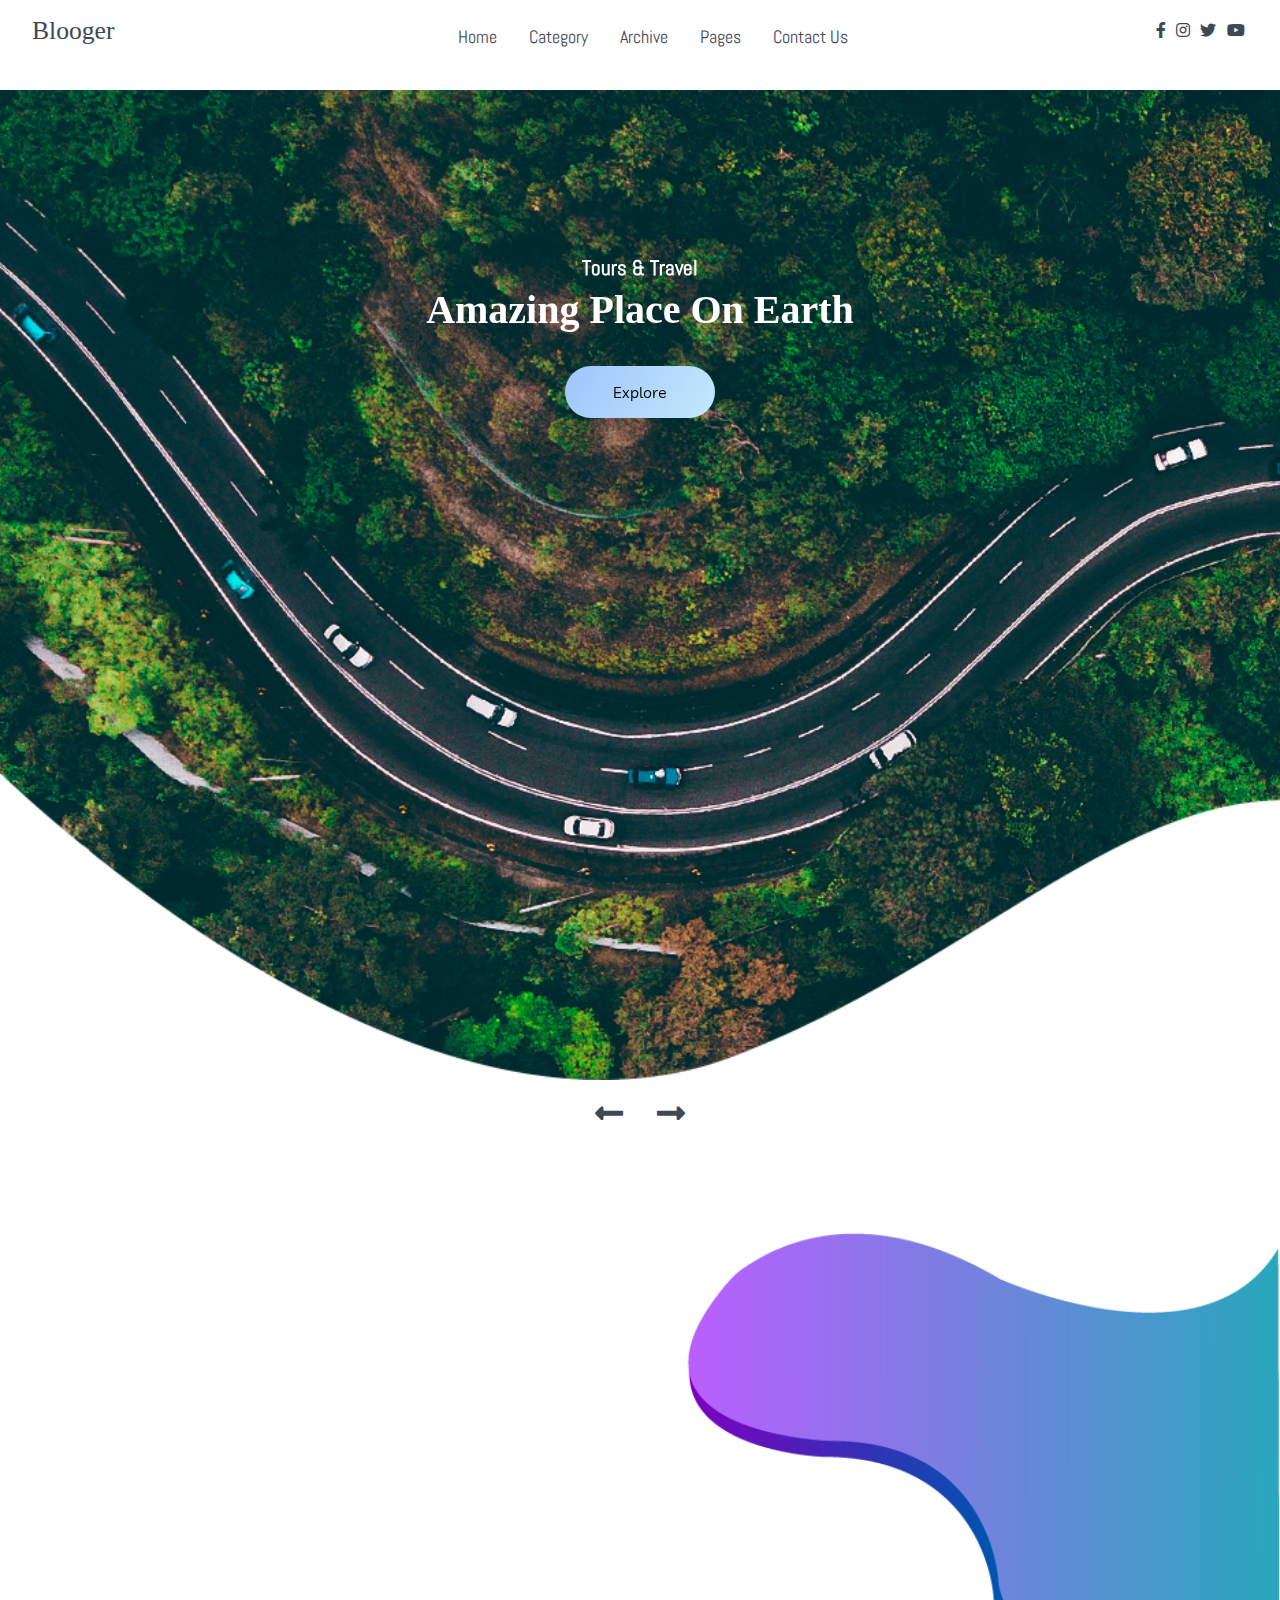
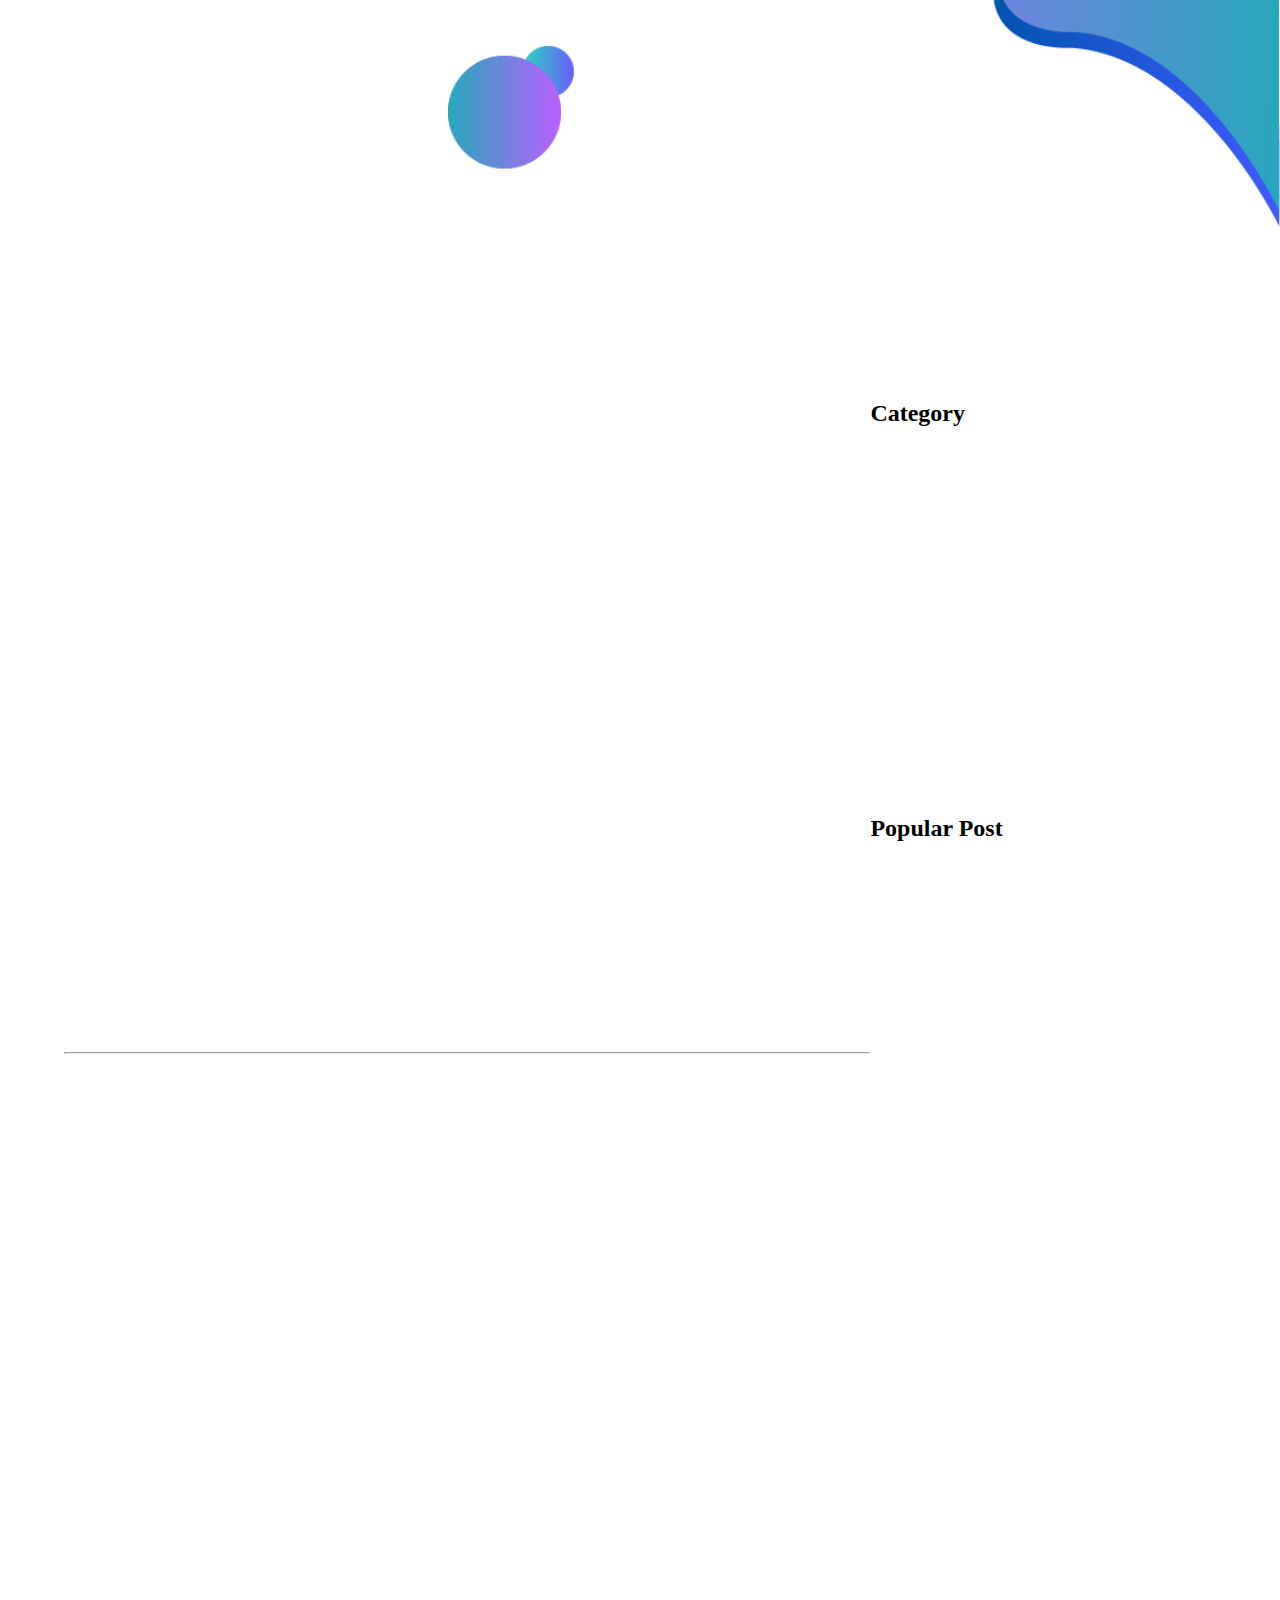
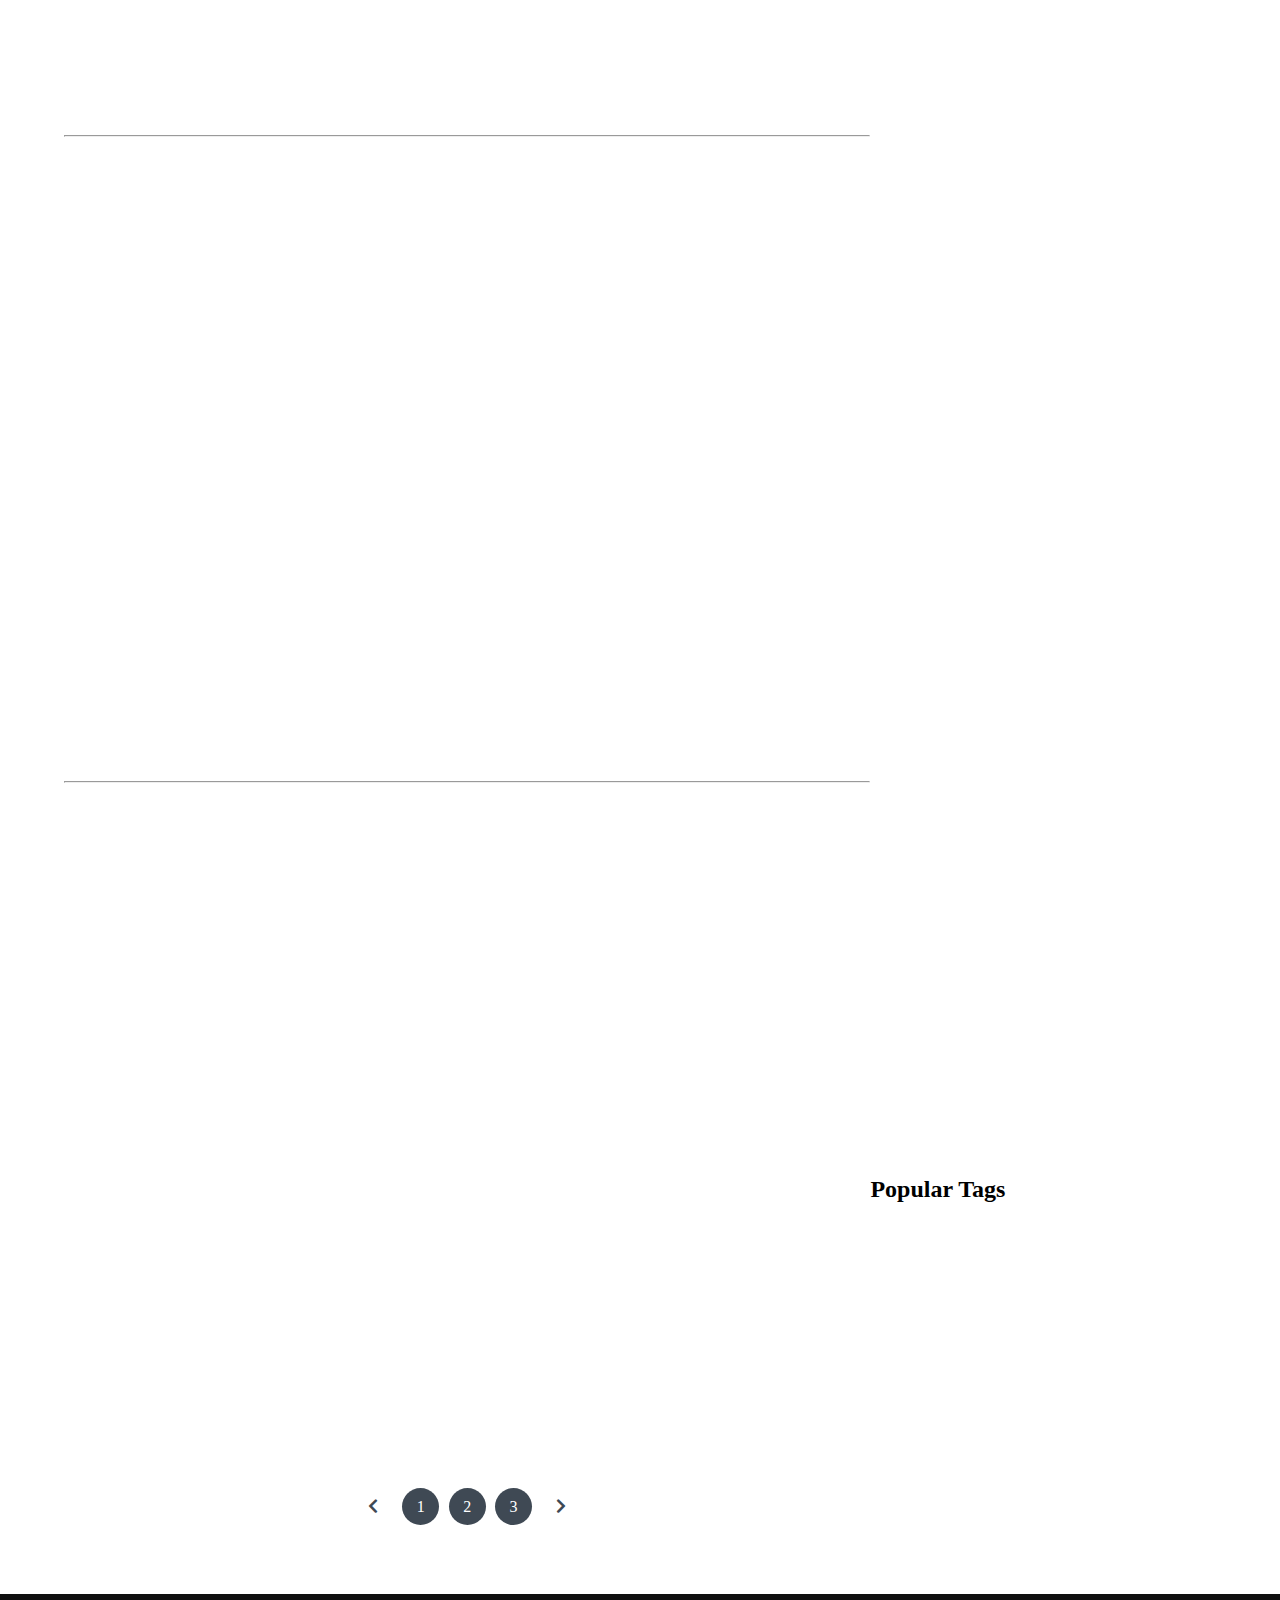
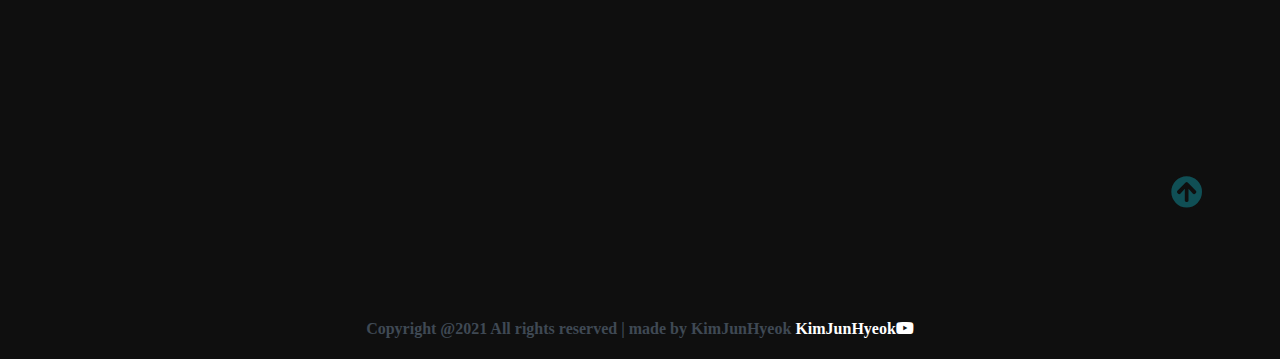
<file: Blooger/index.html>
<!DOCTYPE html>
<html lang="ko">
<head>
    <meta charset="UTF-8">
    <meta http-equiv="X-UA-Compatible" content="IE=edge">
    <meta name="viewport" content="width=device-width, initial-scale=1.0">
    <title>Blooger</title>

    <!-- fonts -->
    <link rel="preconnect" href="https://fonts.gstatic.com">
    <link href="https://fonts.googleapis.com/css2?family=Abel&family=Anton&family=Josefin+Sans&family=Lexend+Deca&family=Livvic&display=swap" rel="stylesheet">

    <!-- Owl Carousel -->
    <link rel="stylesheet" href="./css/owl.carousel.min.css">
    <link rel="stylesheet" href="./css/owl.theme.default.min.css">

    <!-- Aos -->
    <link href="https://unpkg.com/aos@2.3.1/dist/aos.css" rel="stylesheet">

    <!-- css -->
    <link rel="stylesheet" href="./css/all.css">
    <link rel="stylesheet" href="./css/style.css">
    
</head>
<body>
    <!-- Nav -->
    <nav class="nav">
        <div class="nav-menu flex-row">
            <div class="nav-brand">
                <a href="#" class="text-gray">Blooger</a>
            </div>
            <div class="toggle-collapse">
                <div class="toggle-icons">
                    <i class="fas fa-bars"></i>
                </div>
            </div>
            <div>
                <ul class="nav-items">
                    <li class="nav-link">
                        <a href="#">Home</a>
                    </li>
                    <li class="nav-link">
                        <a href="#">Category</a>
                    </li>
                    <li class="nav-link">
                        <a href="#">Archive</a>
                    </li>
                    <li class="nav-link">
                        <a href="#">Pages</a>
                    </li>
                    <li class="nav-link">
                        <a href="#">Contact Us</a>
                    </li>
                </ul>
            </div>
            <div class="social text-gray">
                <a href="#"><i class="fab fa-facebook-f"></i></a>
                <a href="#"><i class="fab fa-instagram"></i></a>
                <a href="#"><i class="fab fa-twitter"></i></a>
                <a href="#"><i class="fab fa-youtube"></i></a>
            </div>
        </div>
    </nav>
    <!-- //Nav -->
    
    <!-- Main Section -->
    <main>
        <!-- Title -->
        <section class="site-title">
            <div class="site-background" data-aos="fade-up" data-aos-delay="100">
                <h3>Tours & Travel</h3>
                <h1>Amazing Place On Earth</h1>
                <button class="btn">Explore</button>
            </div>
        </section>
        <!-- //Title -->

        <!-- Blog Carousel -->  
        <section>
            <div class="blog">
                <div class="container">
                    <div class="owl-carousel owl-theme blog-post">
                        <div class="blog-content" data-aos="fade-right" data-aos-delay="200">
                            <img src="./assets/Blog-post/post-1.jpg" alt="post-1" />
                            <div class="blog-title">
                                <h3>London Fashion week's continued the evolution</h3>
                                <button class="btn btn-blog">Fashion</button>
                                <span>2 minutes</span>
                            </div>
                        </div>
                        <div class="blog-content" data-aos="fade-in" data-aos-delay="200">
                            <img src="./assets/Blog-post/post-2.jpg" alt="post-2" />
                            <div class="blog-title">
                                <h3>London Fashion week's continued the evolution</h3>
                                <button class="btn btn-blog">Fashion</button>
                                <span>2 minutes</span>
                            </div>
                        </div>
                        <div class="blog-content" data-aos="fade-left" data-aos-delay="200">
                            <img src="./assets/Blog-post/post-3.jpg" alt="post-3" />
                            <div class="blog-title">
                                <h3>London Fashion week's continued the evolution</h3>
                                <button class="btn btn-blog">Fashion</button>
                                <span>2 minutes</span>
                            </div>
                        </div>
                        <div class="blog-content" data-aos="fade-right" data-aos-delay="200">
                            <img src="./assets/Blog-post/post-4.png" alt="post-4" />
                            <div class="blog-title">
                                <h3>London Fashion week's continued the evolution</h3>
                                <button class="btn btn-blog">Fashion</button>
                                <span>2 minutes</span>
                            </div>
                        </div>
                    </div>
                    <div class="owl-nav">
                        <span class="owl-nav-prev"><i class="fas fa-long-arrow-alt-left"></i></span>
                        <span class="owl-nav-next"><i class="fas fa-long-arrow-alt-right"></i></span>
                    </div>
                </div>
            </div>
        </section>
        <!-- //Blog Carousel -->

        <!-- Site Content -->
        <section class="container">
            <div class="site-content">
                <div class="posts">
                    <div class="post-content" data-aos="zoom-in" data-aos-delay="200">
                        <div class="post-image">
                            <div>
                                <img class="img" src="./assets/Blog-post/blog1.png" alt="blog1">
                            </div>
                            <div class="post-info flex-row">
                                <span><i class="fas fa-user text-gray"></i>&nbsp;&nbsp;Admin</span>
                                <span><i class="fas fa-calendar-alt text-gray"></i>&nbsp;&nbsp;January 14, 2020</span>
                                <span>2 Comments</span>
                            </div>
                        </div>
                        <div class="post-title">
                            <a href="#">Why should boys have all the fun? it's the women who are making india an alcohol-loving contry</a>
                            <p>Lorem ipsum dolor sit, amet consectetur adipisicing elit.
                                Ut et autem expedita eaque possimus placeat aliquid deleniti ratione tempora nesciunt ullam quaerat ducimus tenetur,
                                doloremque non alias excepturi nulla minus. Repudiandae assumenda aut provident facere, deserunt amet cumque omnis ullam.</p>
                            <button class="btn post-btn">Read More &nbsp;<i class="fas fa-arrow-right"></i></button>
                        </div>
                    </div>
                    <hr>
                    <div class="post-content" data-aos="zoom-in" data-aos-delay="200">
                        <div class="post-image">
                            <div>
                                <img class="img" src="./assets/Blog-post/blog2.png" alt="blog2">
                            </div>
                            <div class="post-info flex-row">
                                <span><i class="fas fa-user text-gray"></i>&nbsp;&nbsp;Admin</span>
                                <span><i class="fas fa-calendar-alt text-gray"></i>&nbsp;&nbsp;January 16, 2020</span>
                                <span>7 Comments</span>
                            </div>
                        </div>
                        <div class="post-title">
                            <a href="#">Why should boys have all the fun? it's the women who are making india an alcohol-loving contry</a>
                            <p>Lorem ipsum dolor sit, amet consectetur adipisicing elit.
                                Ut et autem expedita eaque possimus placeat aliquid deleniti ratione tempora nesciunt ullam quaerat ducimus tenetur,
                                doloremque non alias excepturi nulla minus. Repudiandae assumenda aut provident facere, deserunt amet cumque omnis ullam.</p>
                            <button class="btn post-btn">Read More &nbsp;<i class="fas fa-arrow-right"></i></button>
                        </div>
                    </div>
                    <hr>
                    <div class="post-content" data-aos="zoom-in" data-aos-delay="200">
                        <div class="post-image">
                            <div>
                                <img class="img" src="./assets/Blog-post/blog3.png" alt="blog3">
                            </div>
                            <div class="post-info flex-row">
                                <span><i class="fas fa-user text-gray"></i>&nbsp;&nbsp;Admin</span>
                                <span><i class="fas fa-calendar-alt text-gray"></i>&nbsp;&nbsp;January 19, 2020</span>
                                <span>5 Comments</span>
                            </div>
                        </div>
                        <div class="post-title">
                            <a href="#">New data recording system to better analyes road accidents</a>
                            <p>Lorem ipsum dolor sit, amet consectetur adipisicing elit.
                                Ut et autem expedita eaque possimus placeat aliquid deleniti ratione tempora nesciunt ullam quaerat ducimus tenetur,
                                doloremque non alias excepturi nulla minus. Repudiandae assumenda aut provident facere, deserunt amet cumque omnis ullam.</p>
                            <button class="btn post-btn">Read More &nbsp;<i class="fas fa-arrow-right"></i></button>
                        </div>
                    </div>
                    <hr>
                    <div class="post-content" data-aos="zoom-in" data-aos-delay="200">
                        <div class="post-image">
                            <div>
                                <img class="img" src="./assets/Blog-post/blog4.png" alt="blog4">
                            </div>
                            <div class="post-info flex-row">
                                <span><i class="fas fa-user text-gray"></i>&nbsp;&nbsp;Admin</span>
                                <span><i class="fas fa-calendar-alt text-gray"></i>&nbsp;&nbsp;January 21, 2020</span>
                                <span>12 Comments</span>
                            </div>
                        </div>
                        <div class="post-title">
                            <a href="#">New data recording system to better analyes road accidents</a>
                            <p>Lorem ipsum dolor sit, amet consectetur adipisicing elit.
                                Ut et autem expedita eaque possimus placeat aliquid deleniti ratione tempora nesciunt ullam quaerat ducimus tenetur,
                                doloremque non alias excepturi nulla minus. Repudiandae assumenda aut provident facere, deserunt amet cumque omnis ullam.</p>
                            <button class="btn post-btn">Read More &nbsp;<i class="fas fa-arrow-right"></i></button>
                        </div>
                    </div>
                    <div class="pagination flex-row">
                        <a href="#"><i class="fas fa-chevron-left"></i></a>
                        <a href="#" class="pages">1</a>
                        <a href="#" class="pages">2</a>
                        <a href="#" class="pages">3</a>
                        <a href="#"><i class="fas fa-chevron-right"></i></a>
                    </div>
                </div>
                <aside class="sidebar">
                    <div class="category">
                        <h2>Category</h2>
                        <ul class="category-list">
                            <li class="list-items" data-aos="fade-left" data-aos-delay="100">
                                <a href="#">Software</a>
                                <span>(05)</span>
                            </li>
                            <li class="list-items" data-aos="fade-left" data-aos-delay="200">
                                <a href="#">Techonlogy</a>
                                <span>(02)</span>
                            </li>
                            <li class="list-items" data-aos="fade-left" data-aos-delay="300">
                                <a href="#">Lifestyle</a>
                                <span>(07)</span>
                            </li>
                            <li class="list-items" data-aos="fade-left" data-aos-delay="400">
                                <a href="#">Shopping</a>
                                <span>(01)</span>
                            </li>
                            <li class="list-items" data-aos="fade-left" data-aos-delay="500">
                                <a href="#">Food</a>
                                <span>(08)</span>
                            </li>
                        </ul>
                    </div>
                    <div class="popular-post">
                        <h2>Popular Post</h2>
                        <div class="post-content" data-aos="flip-up" data-aos-delay="200">
                            <div class="post-image">
                                <div>
                                    <img class="img" src="./assets/popular-post/m-blog-1.jpg" alt="blog1">
                                </div>
                                <div class="post-info flex-row">
                                    <span><i class="fas fa-calendar-alt text-gray"></i>&nbsp;&nbsp;January 14, 2020</span>
                                    <span>2 Comments</span>
                                </div>
                            </div>
                            <div class="post-title">
                                <a href="#">New data recording system to better analyes road accidents</a>
                            </div>
                        </div>
                        <div class="post-content" data-aos="flip-up" data-aos-delay="300">
                            <div class="post-image">
                                <div>
                                    <img class="img" src="./assets/popular-post/m-blog-2.jpg" alt="blog2">
                                </div>
                                <div class="post-info flex-row">
                                    <span><i class="fas fa-calendar-alt text-gray"></i>&nbsp;&nbsp;January 14, 2020</span>
                                    <span>2 Comments</span>
                                </div>
                            </div>
                            <div class="post-title">
                                <a href="#">New data recording system to better analyes road accidents</a>
                            </div>
                        </div>
                        <div class="post-content" data-aos="flip-up" data-aos-delay="400">
                            <div class="post-image">
                                <div>
                                    <img class="img" src="./assets/popular-post/m-blog-3.jpg" alt="blog3">
                                </div>
                                <div class="post-info flex-row">
                                    <span><i class="fas fa-calendar-alt text-gray"></i>&nbsp;&nbsp;January 14, 2020</span>
                                    <span>2 Comments</span>
                                </div>
                            </div>
                            <div class="post-title">
                                <a href="#">New data recording system to better analyes road accidents</a>
                            </div>
                        </div>
                        <div class="post-content" data-aos="flip-up" data-aos-delay="500">
                            <div class="post-image">
                                <div>
                                    <img class="img" src="./assets/popular-post/m-blog-4.jpg" alt="blog4">
                                </div>
                                <div class="post-info flex-row">
                                    <span><i class="fas fa-calendar-alt text-gray"></i>&nbsp;&nbsp;January 14, 2020</span>
                                    <span>2 Comments</span>
                                </div>
                            </div>
                            <div class="post-title">
                                <a href="#">New data recording system to better analyes road accidents</a>
                            </div>
                        </div>
                        <div class="post-content" data-aos="flip-up" data-aos-delay="600">
                            <div class="post-image">
                                <div>
                                    <img class="img" src="./assets/popular-post/m-blog-5.jpg" alt="blog5">
                                </div>
                                <div class="post-info flex-row">
                                    <span><i class="fas fa-calendar-alt text-gray"></i>&nbsp;&nbsp;January 14, 2020</span>
                                    <span>2 Comments</span>
                                </div>
                            </div>
                            <div class="post-title">
                                <a href="#">New data recording system to better analyes road accidents</a>
                            </div>
                        </div>
                    </div>
                    <div class="newsletter" data-aos="fade-up" data-aos-delay="300">
                        <h2>Newsletter</h2>
                        <div class="form-element">
                            <input type="text" class="input-element" placeholder="Email" />
                            <button class="btn form-btn">Subscribe</button>
                        </div>
                    </div>
                    <div class="popular-tags">
                        <h2>Popular Tags</h2>
                        <div class="tags flex-row">
                            <span class="tag" data-aos="flip-up" data-aos-delay="100">Software</span> 
                            <span class="tag" data-aos="flip-up" data-aos-delay="200">Technology</span> 
                            <span class="tag" data-aos="flip-up" data-aos-delay="300">Travel</span> 
                            <span class="tag" data-aos="flip-up" data-aos-delay="400">Illustration</span> 
                            <span class="tag" data-aos="flip-up" data-aos-delay="500">Design</span> 
                            <span class="tag" data-aos="flip-up" data-aos-delay="600">Lifestyle</span> 
                            <span class="tag" data-aos="flip-up" data-aos-delay="700">Love</span> 
                            <span class="tag" data-aos="flip-up" data-aos-delay="800">Project</span> 
                        </div>
                    </div>
                </aside>
            </div>
        </section>
        <!-- //Site Content -->

    </main>
    <!-- //Main Section -->
    
    <!-- Footer -->
    <footer class="footer">
        <div class="container">
            <div class="about-us" data-aos="fade-right" data-aos-delay="200">
                <h2>About us</h2>
                <p>Lorem ipsum dolor sit amet consectetur adipisicing elit. Modi rerum doloribus, quo reprehenderit corrupti ducimus nulla nemo dolores.
                    Excepturi aut voluptates quod enim ab numquam eligendi deleniti atque dicta vitae?</p>
            </div>
            <div class="newsletter" data-aos="fade-right" data-aos-delay="200">
                <h2>Newsletter</h2>
                <p>Stay update with our latest</p>
                <div class="form-element">
                    <input type="text" placeholder="Email" /><span><i class="fas fa-chevron-right"></i></span>
                </div>
            </div>
            <div class="instagram" data-aos="fade-left" data-aos-delay="200">
                <h2>Instagram</h2>
                <div class="flex-row">
                    <img src="./assets/instagram/thumb-card3.png" alt="insta1">
                    <img src="./assets/instagram/thumb-card4.png" alt="insta2">
                    <img src="./assets/instagram/thumb-card5.png" alt="insta3">
                </div>
                <div class="flex-row">
                    <img src="./assets/instagram/thumb-card6.png" alt="insta4">
                    <img src="./assets/instagram/thumb-card7.png" alt="insta5">
                    <img src="./assets/instagram/thumb-card8.png" alt="insta6">
                </div>
            </div>
            <div class="follow" data-aos="fade-left" data-aos-delay="200">
                <h2>Follow us</h2>
                <p>Let us be Social</p>
                <div>
                    <i class="fab fa-facebook-f"></i>
                    <i class="fab fa-twitter"></i>
                    <i class="fab fa-instagram"></i>
                    <i class="fab fa-youtube"></i>
                </div>
            </div>
        </div>
        <div class="rights flex-row">
            <h4 class="text-gray">
                Copyright @2021 All rights reserved | made by KimJunHyeok
                <a href="#">KimJunHyeok<i class="fab fa-youtube"></i></a>
            </h4>
        </div>
        <div class="move-up">
            <span><i class="fas fa-arrow-circle-up fa-2x"></i></span>
        </div>
    </footer>
    <!-- //Footer -->

    <!-- Js -->
    <!-- jquery -->
    <script src="https://code.jquery.com/jquery-3.5.1.min.js"></script>
        
    <!-- Owl Carousel -->
    <script src="./js/owl.carousel.min.js"></script>

    <!-- Aos -->
    <script src="https://unpkg.com/aos@2.3.1/dist/aos.js"></script>

    <!-- Custom Js -->
    <script src="./js/main.js"></script>
</body>
</html>
</file>
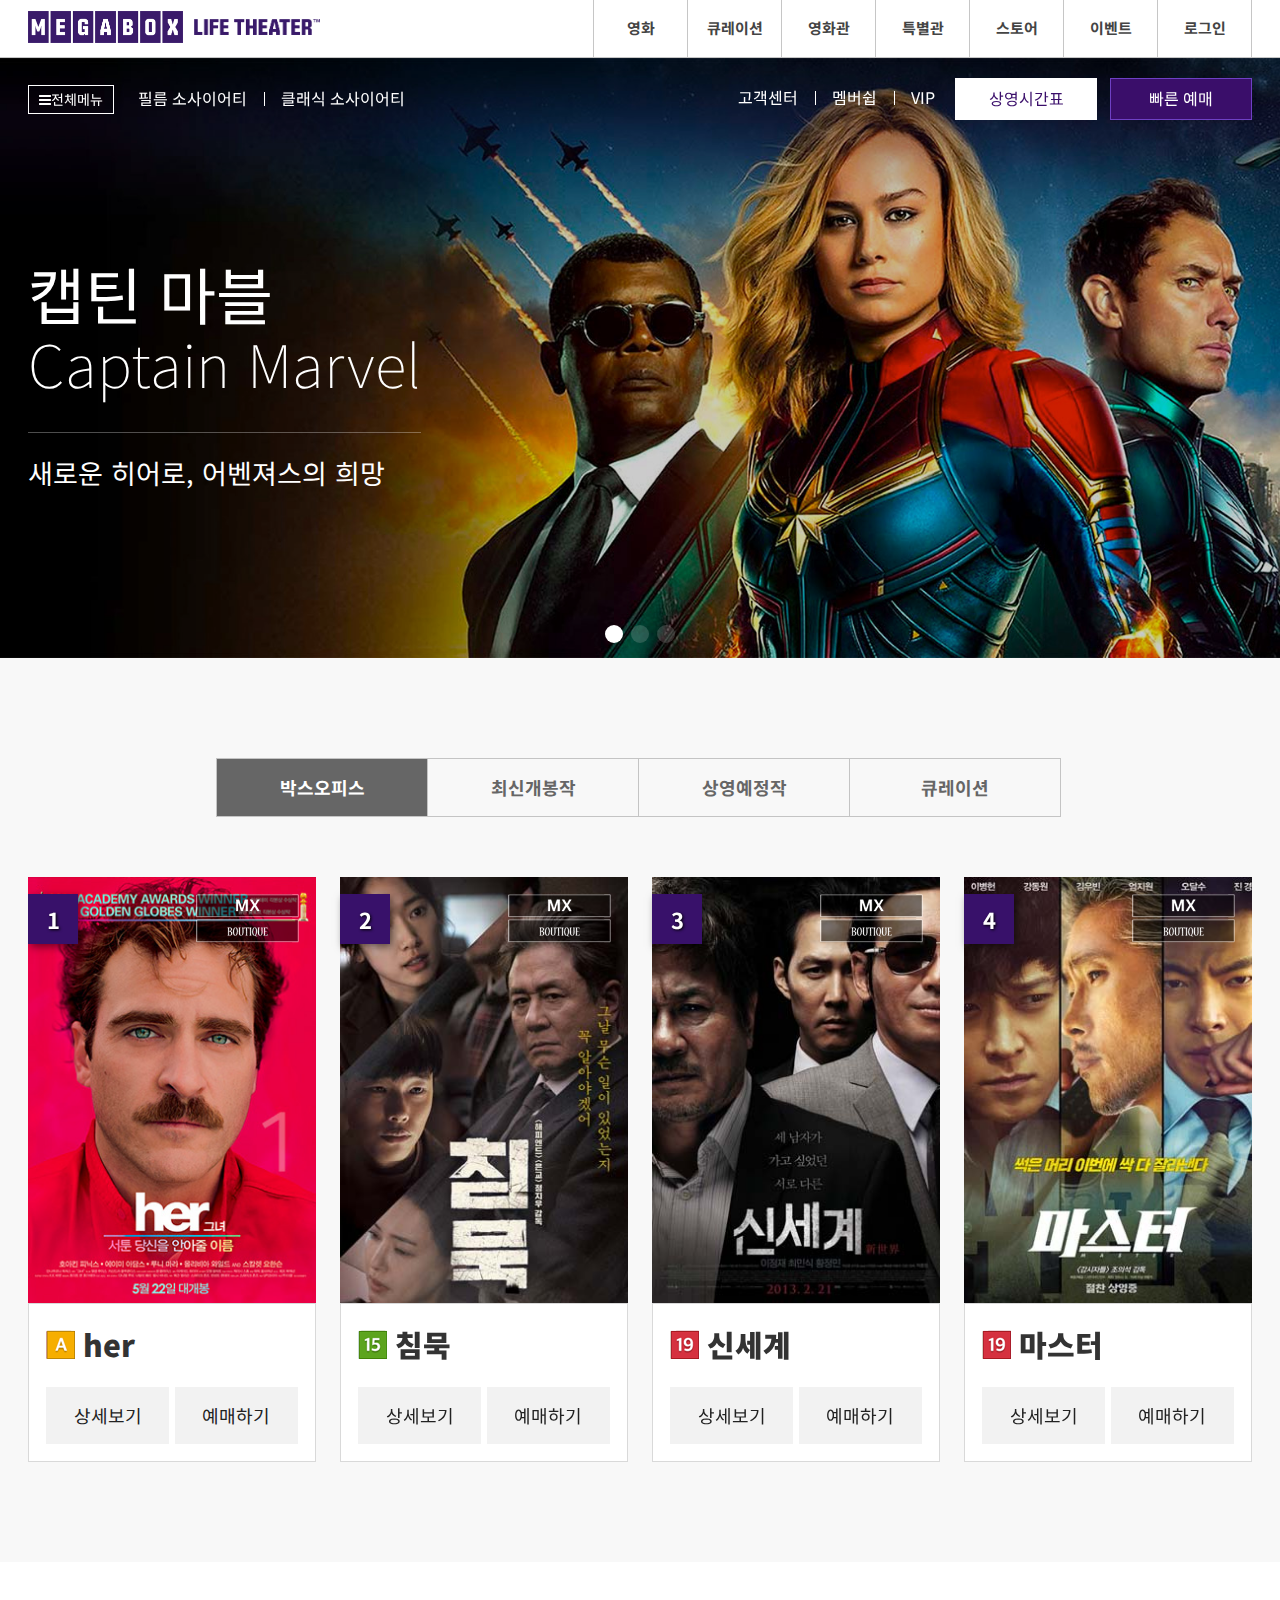
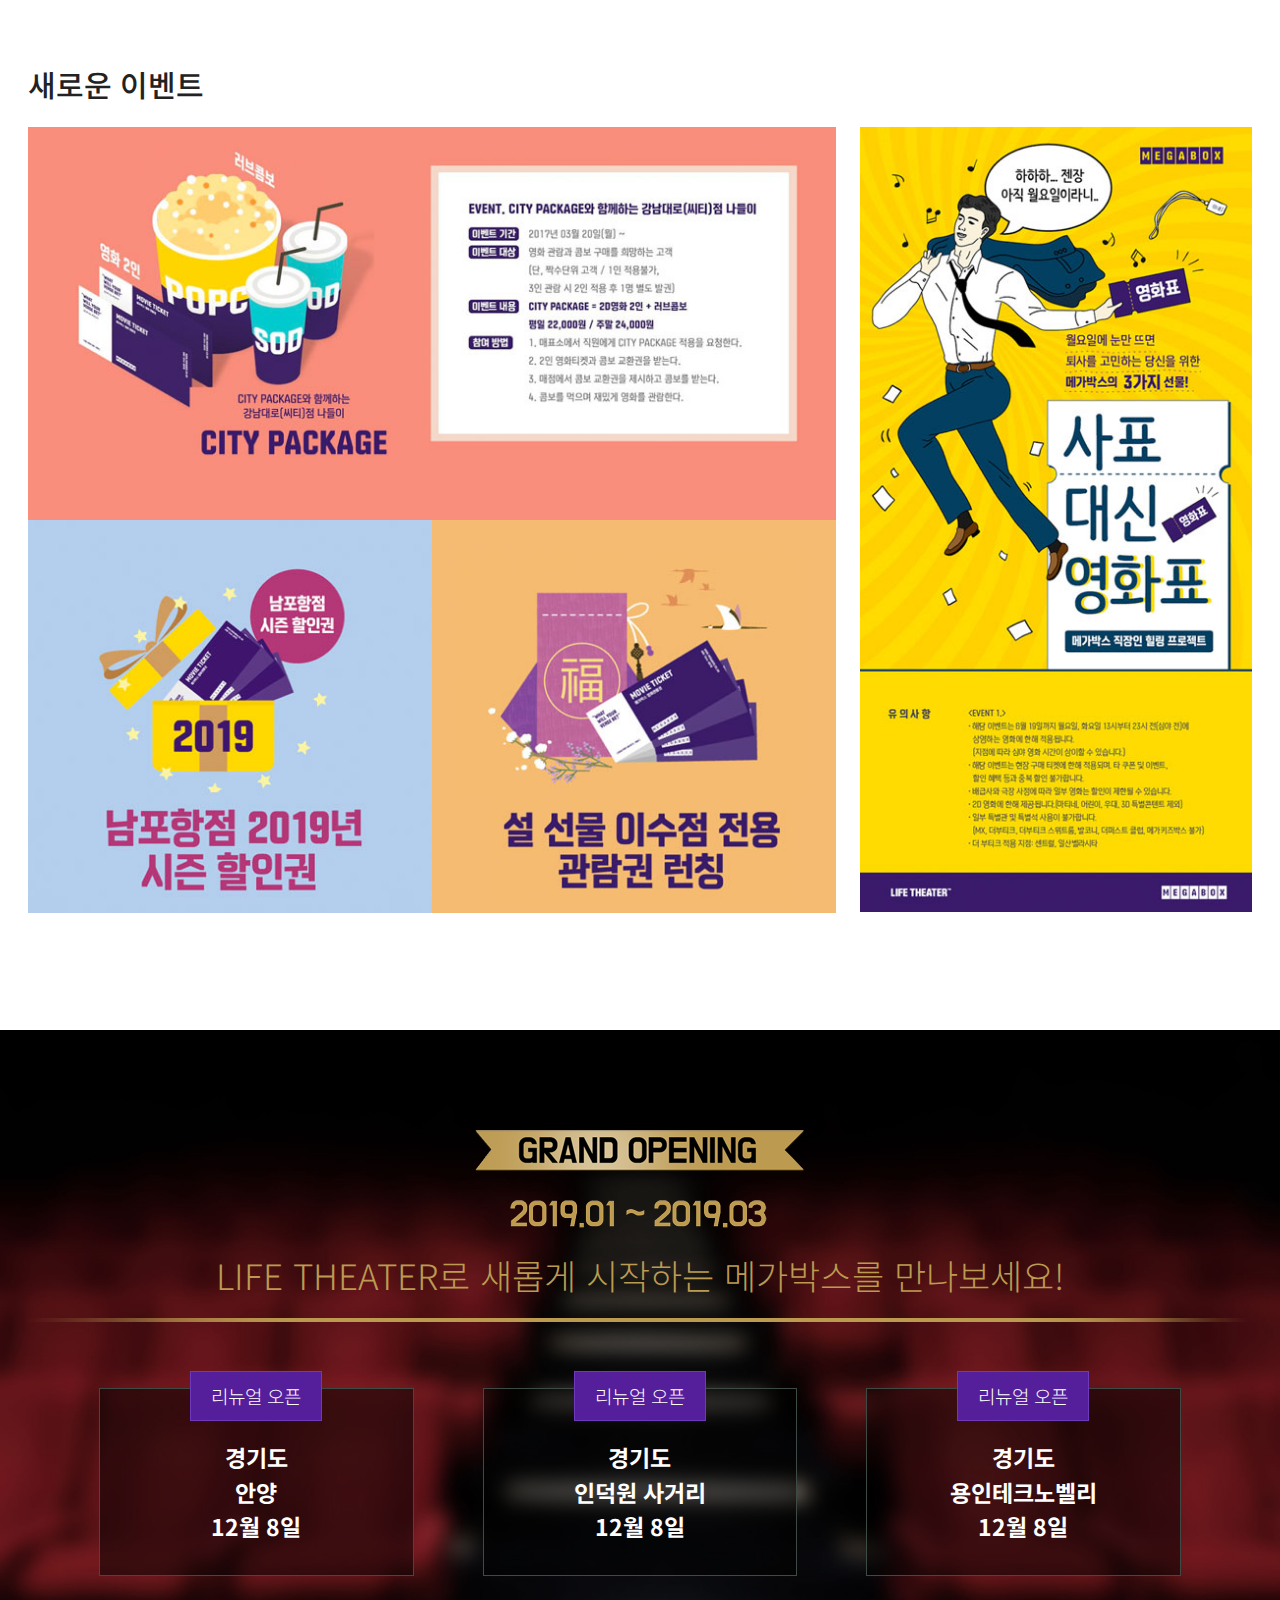
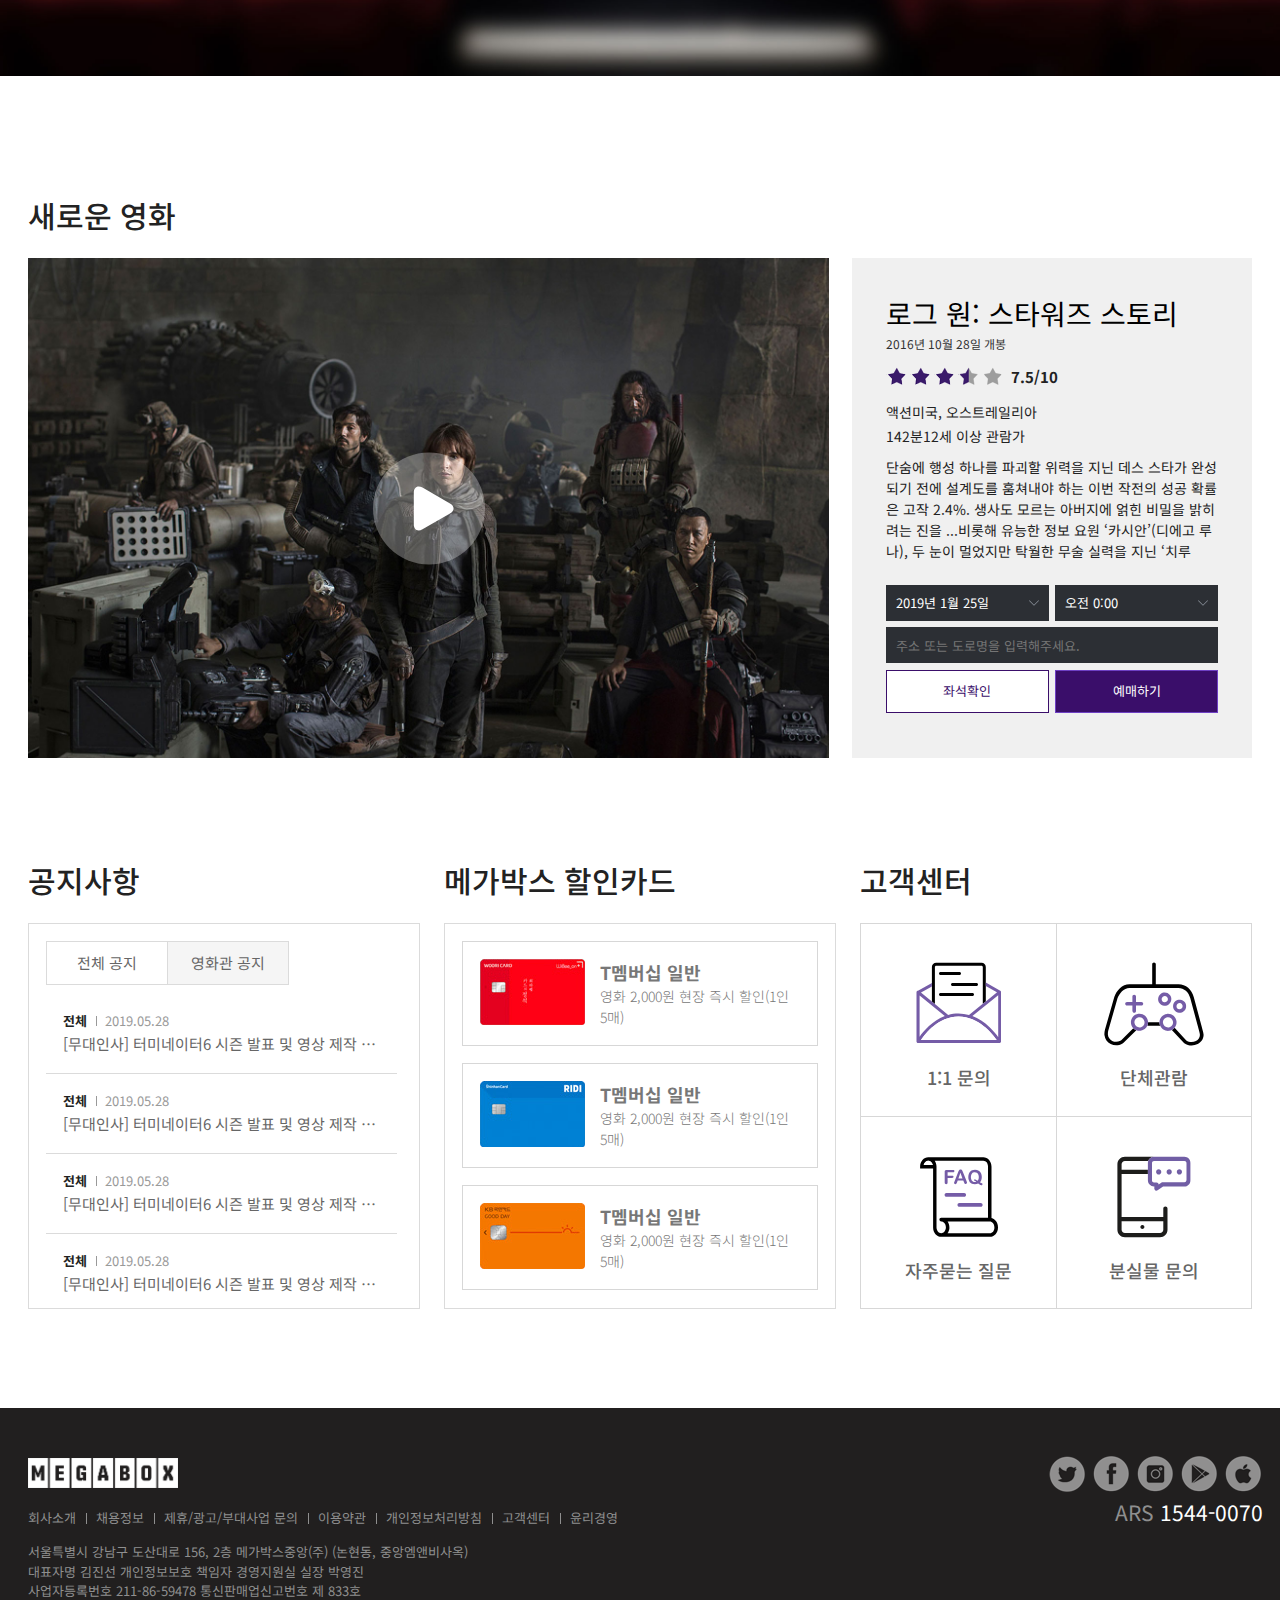
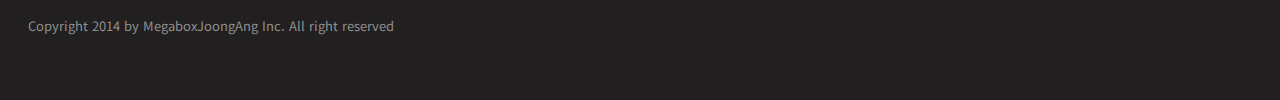
<file: megabox/index.html>
<!DOCTYPE html>
<html lang="ko">
  <head>
    <meta charset="UTF-8" />
    <meta
      name="viewport"
      content="user-scalable=no, initial-scale=1.0, maximum-scale=1.0, minimum-scale=1.0, width=device-width"
    />
    <meta />
    <meta name="author" content="goat" />
    <title>MEGABOX</title>

    <!-- css -->
    <link rel="stylesheet" href="assets/css/reset.css" />
    <link rel="stylesheet" href="assets/css/style.css" />
    <link rel="stylesheet" href="assets/css/swiper.css" />
    <link rel="stylesheet" href="assets/css/font-awesome.css" />

    <!-- favicon -->
    <link rel="shortcut icon" href="assets/icons/favicon.ico" />
    <link
      rel="apple-touch-icon-precomposed"
      href="assets/icons/favicon_72.png"
    />
    <link
      rel="apple-touch-icon-precomposed"
      sizes="96x96"
      href="assets/icons/favicon_96.png"
    />
    <link
      rel="apple-touch-icon-precomposed"
      sizes="144x144"
      href="assets/icons/favicon_144.png"
    />
    <link
      rel="apple-touch-icon-precomposed"
      sizes="192x192"
      href="assets/icons/favicon_192.png"
    />

    <!-- 페이스북 메타 태그 -->
    <meta property="og:title" content="메가박스 사이트 만들기" />
    <meta
      property="og:url"
      content="https://github.com/webstoryboy/megabox2019"
    />
    <meta
      property="og:image"
      content="https://webstoryboy.github.io/megabox2019/mega.jpg"
    />
    <meta
      property="og:description"
      content="메가박스 사이트 따라하면서 배우는 튜토리얼입니다."
    />

    <!-- 트위터 메타 태그 -->
    <meta name="twitter:card" content="summary" />
    <meta name="twitter:title" content="메가박스 사이트 만들기" />
    <meta
      name="twitter:url"
      content="https://github.com/webstoryboy/megabox2019/"
    />
    <meta
      name="twitter:image"
      content="https://webstoryboy.github.io/megabox2019/mega.jpg"
    />
    <meta
      name="twitter:description"
      content="메가박스 사이트 따라하면서 배우는 튜토리얼입니다."
    />

    <!-- 웹 폰트 -->
    <link
      href="https://fonts.googleapis.com/css?family=Noto+Sans+KR:100,300,400,500,700,900&subset=korean"
      rel="stylesheet"
    />

    <!-- HTLM5shiv ie6~8 -->
    <!--[if lt IE 9]>
      <script src="assets/js/html5shiv.min.js"></script>
      <script type="text/javascript">
        alert(
          "현재 브라우저는 지원하지 않습니다. 크롬 브라우저를 추천합니다.!"
        );
      </script>
    <![endif]-->
  </head>
  <body>
    <!-- skip menu -->
    <div id="skip">
      <a rel="bookmark" href="#movie">최신 영화 소식</a>
      <a rel="bookmark" href="#event">새로운 이벤트</a>
      <a rel="bookmark" href="#new">새로운 영화</a>
    </div>
    <!-- //skip menu -->

    <header id="header">
      <div class="container">
        <div class="row">
          <div class="header clearfix">
            <h1>
              <a href="#">
                <em><img src="assets/img/logo.png" alt="MEGABOX" /></em>
                <strong
                  ><img src="assets/img/logo-sub.png" alt="LIFE THEATER"
                /></strong>
              </a>
            </h1>
            <nav id="mNav">
              <h2 class="ir_so">메가박스 전체메뉴</h2>
              <a href="#" class="ham"><span></span></a>
            </nav>
            <nav class="header_nav">
              <ul class="clearfix">
                <li><a href="#">영화</a></li>
                <li><a href="#">큐레이션</a></li>
                <li><a href="#">영화관</a></li>
                <li><a href="#">특별관</a></li>
                <li><a href="#">스토어</a></li>
                <li><a href="#">이벤트</a></li>
                <li><a href="#">로그인</a></li>
              </ul>
            </nav>
          </div>
        </div>
      </div>
    </header>
    <!-- //header -->

    <section id="banner">
      <h2 class="ir_so">최신 영화 소식</h2>
      <div class="banner_menu">
        <div class="container">
          <div class="row">
            <div class="bm_left">
              <ul>
                <li class="total">
                  <a href="#"
                    ><i class="fa fa-bars" aria-hidden="true"></i>전체메뉴</a
                  >
                </li>
                <li class="line"><a href="#">필름 소사이어티</a></li>
                <li><a href="#">클래식 소사이어티</a></li>
              </ul>
            </div>
            <div class="bm_right">
              <ul>
                <li class="line"><a href="#">고객센터</a></li>
                <li class="line"><a href="#">멤버쉽</a></li>
                <li><a href="#">VIP</a></li>
              </ul>
              <ul>
                <li class="white"><a href="#">상영시간표</a></li>
                <li class="purple"><a href="#">빠른 예매</a></li>
              </ul>
            </div>
          </div>
        </div>
      </div>
      <div class="slider">
        <div class="swiper-container">
          <div class="swiper-wrapper">
            <div class="swiper-slide ss1">
              <div class="container">
                <div class="row">
                  <h2>캡틴 마블<em>Captain Marvel</em></h2>
                  <p>새로운 히어로, 어벤져스의 희망</p>
                </div>
              </div>
            </div>
            <div class="swiper-slide ss2">
              <div class="container">
                <div class="row">
                  <h2>캡틴 마블<em>Captain Marvel</em></h2>
                  <p>새로운 히어로, 어벤져스의 희망</p>
                </div>
              </div>
            </div>
            <div class="swiper-slide ss3">
              <div class="container">
                <div class="row">
                  <h2>캡틴 마블<em>Captain Marvel</em></h2>
                  <p>새로운 히어로, 어벤져스의 희망</p>
                </div>
              </div>
            </div>
          </div>
          <div class="swiper-pagination"></div>
          <div class="swiper-button-prev"></div>
          <div class="swiper-button-next"></div>
        </div>
      </div>
    </section>
    <!-- //banner -->

    <section id="movie">
      <div class="container">
        <div class="row">
          <div class="movie">
            <h2 class="ir_so">영화 예매</h2>
            <div class="movie_title">
              <ul>
                <li class="active"><a href="#">박스오피스</a></li>
                <li><a href="#">최신개봉작</a></li>
                <li><a href="#">상영예정작</a></li>
                <li><a href="#">큐레이션</a></li>
              </ul>
            </div>
            <div class="movie_chart">
              <div class="swiper-container2">
                <div class="chart_cont1 swiper-wrapper">
                  <div class="swiper-slide">
                    <div class="poster">
                      <figure>
                        <img
                          src="assets/img/poster05.jpg"
                          srcset="assets/img/poster05@2.jpg 2x"
                          alt="her"
                        />
                      </figure>
                      <div class="rank"><strong>1</strong></div>
                      <div class="mx">
                        <span class="icon m ir_pm">MX</span>
                        <span class="icon b ir_pm">Boutique</span>
                      </div>
                    </div>
                    <div class="info">
                      <h3>
                        <span class="icon all ir_pm">전체관람가</span>
                        <strong>her</strong>
                      </h3>
                      <div class="info_btn">
                        <a href="#">상세보기</a>
                        <a href="#">예매하기</a>
                      </div>
                    </div>
                  </div>
                  <div class="swiper-slide">
                    <div class="poster">
                      <figure>
                        <img
                          src="assets/img/poster01.jpg"
                          srcset="assets/img/poster01@2.jpg 2x"
                          alt="침묵"
                        />
                      </figure>
                      <div class="rank"><strong>2</strong></div>
                      <div class="mx">
                        <span class="icon m ir_pm">MX</span>
                        <span class="icon b ir_pm">Boutique</span>
                      </div>
                    </div>
                    <div class="info">
                      <h3>
                        <span class="icon a15 ir_pm">15세관람가</span>
                        <strong>침묵</strong>
                      </h3>
                      <div class="info_btn">
                        <a href="#">상세보기</a>
                        <a href="#">예매하기</a>
                      </div>
                    </div>
                  </div>
                  <div class="swiper-slide">
                    <div class="poster">
                      <figure>
                        <img
                          src="assets/img/poster02.jpg"
                          srcset="assets/img/poster02@2.jpg 2x"
                          alt="신세계"
                        />
                      </figure>
                      <div class="rank"><strong>3</strong></div>
                      <div class="mx">
                        <span class="icon m ir_pm">MX</span>
                        <span class="icon b ir_pm">Boutique</span>
                      </div>
                    </div>
                    <div class="info">
                      <h3>
                        <span class="icon a19 ir_pm">19세관람가</span>
                        <strong>신세계</strong>
                      </h3>
                      <div class="info_btn">
                        <a href="#">상세보기</a>
                        <a href="#">예매하기</a>
                      </div>
                    </div>
                  </div>
                  <div class="swiper-slide">
                    <div class="poster">
                      <figure>
                        <img
                          src="assets/img/poster03.jpg"
                          srcset="assets/img/poster03@2.jpg 2x"
                          alt="마스터"
                        />
                      </figure>
                      <div class="rank"><strong>4</strong></div>
                      <div class="mx">
                        <span class="icon m ir_pm">MX</span>
                        <span class="icon b ir_pm">Boutique</span>
                      </div>
                    </div>
                    <div class="info">
                      <h3>
                        <span class="icon a19 ir_pm">19세관람가</span>
                        <strong>마스터</strong>
                      </h3>
                      <div class="info_btn">
                        <a href="#">상세보기</a>
                        <a href="#">예매하기</a>
                      </div>
                    </div>
                  </div>
                  <div class="swiper-slide">
                    <div class="poster">
                      <figure>
                        <img
                          src="assets/img/poster05.jpg"
                          srcset="assets/img/poster05@2.jpg 2x"
                          alt="her"
                        />
                      </figure>
                      <div class="rank"><strong>1</strong></div>
                      <div class="mx">
                        <span class="icon m ir_pm">MX</span>
                        <span class="icon b ir_pm">Boutique</span>
                      </div>
                    </div>
                    <div class="info">
                      <h3>
                        <span class="icon all ir_pm">전체관람가</span>
                        <strong>her</strong>
                      </h3>
                      <div class="info_btn">
                        <a href="#">상세보기</a>
                        <a href="#">예매하기</a>
                      </div>
                    </div>
                  </div>
                  <div class="swiper-slide">
                    <div class="poster">
                      <figure>
                        <img
                          src="assets/img/poster05.jpg"
                          srcset="assets/img/poster05@2.jpg 2x"
                          alt="her"
                        />
                      </figure>
                      <div class="rank"><strong>1</strong></div>
                      <div class="mx">
                        <span class="icon m ir_pm">MX</span>
                        <span class="icon b ir_pm">Boutique</span>
                      </div>
                    </div>
                    <div class="info">
                      <h3>
                        <span class="icon all ir_pm">전체관람가</span>
                        <strong>her</strong>
                      </h3>
                      <div class="info_btn">
                        <a href="#">상세보기</a>
                        <a href="#">예매하기</a>
                      </div>
                    </div>
                  </div>
                  <div class="swiper-slide">
                    <div class="poster">
                      <figure>
                        <img
                          src="assets/img/poster05.jpg"
                          srcset="assets/img/poster05@2.jpg 2x"
                          alt="her"
                        />
                      </figure>
                      <div class="rank"><strong>1</strong></div>
                      <div class="mx">
                        <span class="icon m ir_pm">MX</span>
                        <span class="icon b ir_pm">Boutique</span>
                      </div>
                    </div>
                    <div class="info">
                      <h3>
                        <span class="icon all ir_pm">전체관람가</span>
                        <strong>her</strong>
                      </h3>
                      <div class="info_btn">
                        <a href="#">상세보기</a>
                        <a href="#">예매하기</a>
                      </div>
                    </div>
                  </div>
                </div>
              </div>
              <!-- //chart_cont1 -->

              <div class="swiper-container2">
                <div class="chart_cont2 swiper-wrapper">
                  <div class="swiper-slide">
                    <div class="poster">
                      <figure>
                        <img
                          src="assets/img/poster01.jpg"
                          srcset="assets/img/poster01@2.jpg 2x"
                          alt="her"
                        />
                      </figure>
                      <div class="rank"><strong>1</strong></div>
                      <div class="mx">
                        <span class="icon m ir_pm">MX</span>
                        <span class="icon b ir_pm">Boutique</span>
                      </div>
                    </div>
                    <div class="info">
                      <h3>
                        <span class="icon all ir_pm">전체관람가</span>
                        <strong>her</strong>
                      </h3>
                      <div class="info_btn">
                        <a href="#">상세보기</a>
                        <a href="#">예매하기</a>
                      </div>
                    </div>
                  </div>
                  <div class="swiper-slide">
                    <div class="poster">
                      <figure>
                        <img
                          src="assets/img/poster02.jpg"
                          srcset="assets/img/poster02@2.jpg 2x"
                          alt="침묵"
                        />
                      </figure>
                      <div class="rank"><strong>2</strong></div>
                      <div class="mx">
                        <span class="icon m ir_pm">MX</span>
                        <span class="icon b ir_pm">Boutique</span>
                      </div>
                    </div>
                    <div class="info">
                      <h3>
                        <span class="icon a15 ir_pm">15세관람가</span>
                        <strong>침묵</strong>
                      </h3>
                      <div class="info_btn">
                        <a href="#">상세보기</a>
                        <a href="#">예매하기</a>
                      </div>
                    </div>
                  </div>
                  <div class="swiper-slide">
                    <div class="poster">
                      <figure>
                        <img
                          src="assets/img/poster03.jpg"
                          srcset="assets/img/poster03@2.jpg 2x"
                          alt="신세계"
                        />
                      </figure>
                      <div class="rank"><strong>3</strong></div>
                      <div class="mx">
                        <span class="icon m ir_pm">MX</span>
                        <span class="icon b ir_pm">Boutique</span>
                      </div>
                    </div>
                    <div class="info">
                      <h3>
                        <span class="icon a19 ir_pm">19세관람가</span>
                        <strong>신세계</strong>
                      </h3>
                      <div class="info_btn">
                        <a href="#">상세보기</a>
                        <a href="#">예매하기</a>
                      </div>
                    </div>
                  </div>
                  <div class="swiper-slide">
                    <div class="poster">
                      <figure>
                        <img
                          src="assets/img/poster04.jpg"
                          srcset="assets/img/poster04@2.jpg 2x"
                          alt="마스터"
                        />
                      </figure>
                      <div class="rank"><strong>4</strong></div>
                      <div class="mx">
                        <span class="icon m ir_pm">MX</span>
                        <span class="icon b ir_pm">Boutique</span>
                      </div>
                    </div>
                    <div class="info">
                      <h3>
                        <span class="icon a19 ir_pm">19세관람가</span>
                        <strong>마스터</strong>
                      </h3>
                      <div class="info_btn">
                        <a href="#">상세보기</a>
                        <a href="#">예매하기</a>
                      </div>
                    </div>
                  </div>
                  <div class="swiper-slide">
                    <div class="poster">
                      <figure>
                        <img
                          src="assets/img/poster01.jpg"
                          srcset="assets/img/poster01@2.jpg 2x"
                          alt="her"
                        />
                      </figure>
                      <div class="rank"><strong>1</strong></div>
                      <div class="mx">
                        <span class="icon m ir_pm">MX</span>
                        <span class="icon b ir_pm">Boutique</span>
                      </div>
                    </div>
                    <div class="info">
                      <h3>
                        <span class="icon all ir_pm">전체관람가</span>
                        <strong>her</strong>
                      </h3>
                      <div class="info_btn">
                        <a href="#">상세보기</a>
                        <a href="#">예매하기</a>
                      </div>
                    </div>
                  </div>
                  <div class="swiper-slide">
                    <div class="poster">
                      <figure>
                        <img
                          src="assets/img/poster01.jpg"
                          srcset="assets/img/poster01@2.jpg 2x"
                          alt="her"
                        />
                      </figure>
                      <div class="rank"><strong>1</strong></div>
                      <div class="mx">
                        <span class="icon m ir_pm">MX</span>
                        <span class="icon b ir_pm">Boutique</span>
                      </div>
                    </div>
                    <div class="info">
                      <h3>
                        <span class="icon all ir_pm">전체관람가</span>
                        <strong>her</strong>
                      </h3>
                      <div class="info_btn">
                        <a href="#">상세보기</a>
                        <a href="#">예매하기</a>
                      </div>
                    </div>
                  </div>
                </div>
              </div>
              <!-- //chart_cont2 -->

              <div class="swiper-container2">
                <div class="chart_cont3 swiper-wrapper">
                  <div class="swiper-slide">
                    <div class="poster">
                      <figure>
                        <img
                          src="assets/img/poster05.jpg"
                          srcset="assets/img/poster05@2.jpg 2x"
                          alt="her"
                        />
                      </figure>
                      <div class="rank"><strong>1</strong></div>
                      <div class="mx">
                        <span class="icon m ir_pm">MX</span>
                        <span class="icon b ir_pm">Boutique</span>
                      </div>
                    </div>
                    <div class="info">
                      <h3>
                        <span class="icon all ir_pm">전체관람가</span>
                        <strong>her</strong>
                      </h3>
                      <div class="info_btn">
                        <a href="#">상세보기</a>
                        <a href="#">예매하기</a>
                      </div>
                    </div>
                  </div>
                  <div class="swiper-slide">
                    <div class="poster">
                      <figure>
                        <img
                          src="assets/img/poster06.jpg"
                          srcset="assets/img/poster06@2.jpg 2x"
                          alt="침묵"
                        />
                      </figure>
                      <div class="rank"><strong>2</strong></div>
                      <div class="mx">
                        <span class="icon m ir_pm">MX</span>
                        <span class="icon b ir_pm">Boutique</span>
                      </div>
                    </div>
                    <div class="info">
                      <h3>
                        <span class="icon a15 ir_pm">15세관람가</span>
                        <strong>침묵</strong>
                      </h3>
                      <div class="info_btn">
                        <a href="#">상세보기</a>
                        <a href="#">예매하기</a>
                      </div>
                    </div>
                  </div>
                  <div class="swiper-slide">
                    <div class="poster">
                      <figure>
                        <img
                          src="assets/img/poster07.jpg"
                          srcset="assets/img/poster07@2.jpg 2x"
                          alt="신세계"
                        />
                      </figure>
                      <div class="rank"><strong>3</strong></div>
                      <div class="mx">
                        <span class="icon m ir_pm">MX</span>
                        <span class="icon b ir_pm">Boutique</span>
                      </div>
                    </div>
                    <div class="info">
                      <h3>
                        <span class="icon a19 ir_pm">19세관람가</span>
                        <strong>신세계</strong>
                      </h3>
                      <div class="info_btn">
                        <a href="#">상세보기</a>
                        <a href="#">예매하기</a>
                      </div>
                    </div>
                  </div>
                  <div class="swiper-slide">
                    <div class="poster">
                      <figure>
                        <img
                          src="assets/img/poster01.jpg"
                          srcset="assets/img/poster01@2.jpg 2x"
                          alt="마스터"
                        />
                      </figure>
                      <div class="rank"><strong>4</strong></div>
                      <div class="mx">
                        <span class="icon m ir_pm">MX</span>
                        <span class="icon b ir_pm">Boutique</span>
                      </div>
                    </div>
                    <div class="info">
                      <h3>
                        <span class="icon a19 ir_pm">19세관람가</span>
                        <strong>마스터</strong>
                      </h3>
                      <div class="info_btn">
                        <a href="#">상세보기</a>
                        <a href="#">예매하기</a>
                      </div>
                    </div>
                  </div>
                  <div class="swiper-slide">
                    <div class="poster">
                      <figure>
                        <img
                          src="assets/img/poster01.jpg"
                          srcset="assets/img/poster01@2.jpg 2x"
                          alt="마스터"
                        />
                      </figure>
                      <div class="rank"><strong>4</strong></div>
                      <div class="mx">
                        <span class="icon m ir_pm">MX</span>
                        <span class="icon b ir_pm">Boutique</span>
                      </div>
                    </div>
                    <div class="info">
                      <h3>
                        <span class="icon a19 ir_pm">19세관람가</span>
                        <strong>마스터</strong>
                      </h3>
                      <div class="info_btn">
                        <a href="#">상세보기</a>
                        <a href="#">예매하기</a>
                      </div>
                    </div>
                  </div>
                  <div class="swiper-slide">
                    <div class="poster">
                      <figure>
                        <img
                          src="assets/img/poster01.jpg"
                          srcset="assets/img/poster01@2.jpg 2x"
                          alt="마스터"
                        />
                      </figure>
                      <div class="rank"><strong>4</strong></div>
                      <div class="mx">
                        <span class="icon m ir_pm">MX</span>
                        <span class="icon b ir_pm">Boutique</span>
                      </div>
                    </div>
                    <div class="info">
                      <h3>
                        <span class="icon a19 ir_pm">19세관람가</span>
                        <strong>마스터</strong>
                      </h3>
                      <div class="info_btn">
                        <a href="#">상세보기</a>
                        <a href="#">예매하기</a>
                      </div>
                    </div>
                  </div>
                </div>
              </div>
              <!-- //chart_cont3 -->

              <div class="swiper-container2">
                <div class="chart_cont4 swiper-wrapper">
                  <div class="swiper-slide">
                    <div class="poster">
                      <figure>
                        <img
                          src="assets/img/poster02.jpg"
                          srcset="assets/img/poster02@2.jpg 2x"
                          alt="her"
                        />
                      </figure>
                      <div class="rank"><strong>1</strong></div>
                      <div class="mx">
                        <span class="icon m ir_pm">MX</span>
                        <span class="icon b ir_pm">Boutique</span>
                      </div>
                    </div>
                    <div class="info">
                      <h3>
                        <span class="icon all ir_pm">전체관람가</span>
                        <strong>her</strong>
                      </h3>
                      <div class="info_btn">
                        <a href="#">상세보기</a>
                        <a href="#">예매하기</a>
                      </div>
                    </div>
                  </div>
                  <div class="swiper-slide">
                    <div class="poster">
                      <figure>
                        <img
                          src="assets/img/poster03.jpg"
                          srcset="assets/img/poster03@2.jpg 2x"
                          alt="침묵"
                        />
                      </figure>
                      <div class="rank"><strong>2</strong></div>
                      <div class="mx">
                        <span class="icon m ir_pm">MX</span>
                        <span class="icon b ir_pm">Boutique</span>
                      </div>
                    </div>
                    <div class="info">
                      <h3>
                        <span class="icon a15 ir_pm">15세관람가</span>
                        <strong>침묵</strong>
                      </h3>
                      <div class="info_btn">
                        <a href="#">상세보기</a>
                        <a href="#">예매하기</a>
                      </div>
                    </div>
                  </div>
                  <div class="swiper-slide">
                    <div class="poster">
                      <figure>
                        <img
                          src="assets/img/poster04.jpg"
                          srcset="assets/img/poster04@2.jpg 2x"
                          alt="신세계"
                        />
                      </figure>
                      <div class="rank"><strong>3</strong></div>
                      <div class="mx">
                        <span class="icon m ir_pm">MX</span>
                        <span class="icon b ir_pm">Boutique</span>
                      </div>
                    </div>
                    <div class="info">
                      <h3>
                        <span class="icon a19 ir_pm">19세관람가</span>
                        <strong>신세계</strong>
                      </h3>
                      <div class="info_btn">
                        <a href="#">상세보기</a>
                        <a href="#">예매하기</a>
                      </div>
                    </div>
                  </div>
                  <div class="swiper-slide">
                    <div class="poster">
                      <figure>
                        <img
                          src="assets/img/poster05.jpg"
                          srcset="assets/img/poster05@2.jpg 2x"
                          alt="마스터"
                        />
                      </figure>
                      <div class="rank"><strong>4</strong></div>
                      <div class="mx">
                        <span class="icon m ir_pm">MX</span>
                        <span class="icon b ir_pm">Boutique</span>
                      </div>
                    </div>
                    <div class="info">
                      <h3>
                        <span class="icon a19 ir_pm">19세관람가</span>
                        <strong>마스터</strong>
                      </h3>
                      <div class="info_btn">
                        <a href="#">상세보기</a>
                        <a href="#">예매하기</a>
                      </div>
                    </div>
                  </div>
                  <div class="swiper-slide">
                    <div class="poster">
                      <figure>
                        <img
                          src="assets/img/poster05.jpg"
                          srcset="assets/img/poster05@2.jpg 2x"
                          alt="마스터"
                        />
                      </figure>
                      <div class="rank"><strong>4</strong></div>
                      <div class="mx">
                        <span class="icon m ir_pm">MX</span>
                        <span class="icon b ir_pm">Boutique</span>
                      </div>
                    </div>
                    <div class="info">
                      <h3>
                        <span class="icon a19 ir_pm">19세관람가</span>
                        <strong>마스터</strong>
                      </h3>
                      <div class="info_btn">
                        <a href="#">상세보기</a>
                        <a href="#">예매하기</a>
                      </div>
                    </div>
                  </div>
                  <div class="swiper-slide">
                    <div class="poster">
                      <figure>
                        <img
                          src="assets/img/poster05.jpg"
                          srcset="assets/img/poster05@2.jpg 2x"
                          alt="마스터"
                        />
                      </figure>
                      <div class="rank"><strong>4</strong></div>
                      <div class="mx">
                        <span class="icon m ir_pm">MX</span>
                        <span class="icon b ir_pm">Boutique</span>
                      </div>
                    </div>
                    <div class="info">
                      <h3>
                        <span class="icon a19 ir_pm">19세관람가</span>
                        <strong>마스터</strong>
                      </h3>
                      <div class="info_btn">
                        <a href="#">상세보기</a>
                        <a href="#">예매하기</a>
                      </div>
                    </div>
                  </div>
                </div>
              </div>
              <!-- //chart_cont4 -->
            </div>
          </div>
        </div>
      </div>
    </section>
    <!-- //movie -->

    <section id="event">
      <div class="container">
        <div class="row">
          <div class="event">
            <h2>새로운 이벤트</h2>
            <div class="event_left">
              <div class="event_slider">
                <img
                  src="assets/img/event01.jpg"
                  srcset="assets/img/event01@2.jpg 2x"
                  alt="시티 패키지"
                />
              </div>
              <div class="event_box1">
                <img
                  src="assets/img/event02.jpg"
                  srcset="assets/img/event02@2.jpg 2x"
                  alt="남포항점 2019 시즌할인권"
                />
              </div>
              <div class="event_box2">
                <img
                  src="assets/img/event03.jpg"
                  srcset="assets/img/event03@2.jpg 2x"
                  alt="설 선물 이수점 전용 관람권 런칭"
                />
              </div>
            </div>
            <div class="event_right">
              <img
                src="assets/img/event04.jpg"
                srcset="assets/img/event04@2.jpg 2x"
                alt="사표 대신 영화표"
              />
            </div>
          </div>
        </div>
      </div>
    </section>
    <!-- //event -->

    <section id="opening">
      <div class="container">
        <div class="row">
          <div class="opening">
            <h2><span class="grand icon ir_pm">Grand Opening</span></h2>
            <strong class="date icon ir_pm">2019.01 ~ 2019.03</strong>
            <p class="desc">
              LIFE THEATER로 새롭게 시작하는 메가박스를 만나보세요!
            </p>
            <div class="open_box">
              <div>
                <h3>리뉴얼 오픈</h3>
                <p><em>경기도</em><strong>안양</strong>12월 8일</p>
              </div>
              <div>
                <h3>리뉴얼 오픈</h3>
                <p><em>경기도</em><strong>인덕원 사거리</strong>12월 8일</p>
              </div>
              <div>
                <h3>리뉴얼 오픈</h3>
                <p><em>경기도</em><strong>용인테크노벨리</strong>12월 8일</p>
              </div>
            </div>
          </div>
        </div>
      </div>
    </section>
    <!-- //opening -->

    <section id="new">
      <div class="container">
        <div class="row">
          <div class="new">
            <h2>새로운 영화</h2>
            <div class="new_left">
              <div class="play" id="showTrailer" data-youtube="F1239ZePXfM">
                <svg
                  version="1.1"
                  id="Layer_1"
                  xmlns="http://www.w3.org/2000/svg"
                  xmlns:xlink="http://www.w3.org/1999/xlink"
                  x="0px"
                  y="0px"
                  viewBox="0 0 120 120"
                  style="enable-background: new 0 0 120 120;"
                  xml:space="preserve"
                >
                  <circle class="st0" cx="60" cy="60.4" r="56" />
                  <path
                    class="st1"
                    d="M81,65.4c4.8-2.8,4.8-7.2,0-10L53.5,39.6c-4.8-2.8-8.7-0.5-8.7,5v31.7c0,5.5,3.9,7.8,8.7,5L81,65.4z"
                  />
                </svg>
              </div>
            </div>
            <div class="new_right">
              <h3 class="title">로그 원: 스타워즈 스토리</h3>
              <span class="release">2016년 10월 28일 개봉</span>
              <div class="star">
                <span class="icon star1"></span>
                <span class="icon star1"></span>
                <span class="icon star1"></span>
                <span class="icon star2"></span>
                <span class="icon star0"></span>
                <strong>7.5/10</strong>
              </div>
              <ul class="summary">
                <li class="genre">
                  <span class="bar">액션</span><span>미국, 오스트레일리아</span>
                </li>
                <li class="age">
                  <span class="bar">142분</span><span>12세 이상 관람가</span>
                </li>
                <li class="desc">
                  단숨에 행성 하나를 파괴할 위력을 지닌 데스 스타가 완성되기
                  전에 설계도를 훔쳐내야 하는 이번 작전의 성공 확률은 고작 2.4%.
                  생사도 모르는 아버지에 얽힌 비밀을 밝히려는 진을 ...비롯해
                  유능한 정보 요원 ‘카시안’(디에고 루나), 두 눈이 멀었지만
                  탁월한 무술 실력을 지닌 ‘치루트’(견자단), 전투 베테랑
                  ‘베이즈’, 파일럿 ‘보디’, 시니컬한 드로이드 ‘K-2SO’까지 합류,
                  거대한 전쟁을 끝낼 ‘로그 원’이 이끄는 가장 비밀스런 작전이
                  시작되는데…
                </li>
              </ul>
              <div class="select">
                <div class="s1">
                  <label for="udate" class="ir_so">날짜</label>
                  <input
                    type="text"
                    id="udate"
                    name="udate"
                    value="2019년 1월 25일"
                    class="ui_select2"
                  />
                </div>
                <div class="s2">
                  <label for="utime" class="ir_so"> 시간</label>
                  <select id="utime" name="utime" class="ui_select2">
                    <option value="오전 0:00">오전 0:00</option>
                    <option value="오전 1:00">오전 1:00</option>
                    <option value="오전 2:00">오전 2:00</option>
                    <option value="오전 3:00">오전 3:00</option>
                    <option value="오전 4:00">오전 4:00</option>
                    <option value="오전 5:00">오전 5:00</option>
                    <option value="오전 6:00">오전 6:00</option>
                    <option value="오전 7:00">오전 7:00</option>
                    <option value="오전 8:00">오전 8:00</option>
                    <option value="오전 9:00">오전 9:00</option>
                    <option value="오전 10:00">오전 10:00</option>
                    <option value="오전 11:00">오전 11:00</option>
                    <option value="오전 12:00">오전 12:00</option>
                    <option value="오후 1:00">오후 1:00</option>
                    <option value="오후 2:00">오후 2:00</option>
                    <option value="오후 3:00">오후 3:00</option>
                    <option value="오후 4:00">오후 4:00</option>
                    <option value="오후 5:00">오후 5:00</option>
                    <option value="오후 6:00">오후 6:00</option>
                    <option value="오후 7:00">오후 7:00</option>
                    <option value="오후 8:00">오후 8:00</option>
                    <option value="오후 9:00">오후 9:00</option>
                    <option value="오후 10:00">오후 10:00</option>
                    <option value="오후 11:00">오후 11:00</option>
                    <option value="오후 12:00">오후 12:00</option>
                  </select>
                </div>
                <div class="s3">
                  <label for="utext" class="ir_so"
                    >주소 또는 도로명을 입력해주세요.</label
                  >
                  <input
                    type="text"
                    id="utext"
                    name="utext"
                    class="ui_input3"
                    placeholder="주소 또는 도로명을 입력해주세요."
                  />
                </div>
              </div>
              <div class="btn">
                <a href="#" class="white">좌석확인</a>
                <a href="#" class="purple">예매하기</a>
              </div>
            </div>
          </div>
        </div>
      </div>
    </section>
    <!-- //new -->

    <section id="help">
      <div class="container">
        <div class="row">
          <div class="help clearfix">
            <article class="help_box1">
              <h3>공지사항</h3>
              <div class="notice">
                <ul>
                  <li class="active">
                    <a href="#">전체 공지</a>
                    <ul>
                      <li>
                        <dl>
                          <dt>
                            <strong class="bar">전체</strong>
                            <em>2019.05.28</em>
                          </dt>
                          <dd>
                            <a href="#">
                              [무대인사] 터미네이터6 시즌 발표 및 영상 제작
                              10주년 기념 라이브 쇼
                            </a>
                          </dd>
                        </dl>
                      </li>
                      <li>
                        <dl>
                          <dt>
                            <strong class="bar">전체</strong>
                            <em>2019.05.28</em>
                          </dt>
                          <dd>
                            <a href="#">
                              [무대인사] 터미네이터6 시즌 발표 및 영상 제작
                              10주년 기념 라이브 쇼
                            </a>
                          </dd>
                        </dl>
                      </li>
                      <li>
                        <dl>
                          <dt>
                            <strong class="bar">전체</strong>
                            <em>2019.05.28</em>
                          </dt>
                          <dd>
                            <a href="#">
                              [무대인사] 터미네이터6 시즌 발표 및 영상 제작
                              10주년 기념 라이브 쇼
                            </a>
                          </dd>
                        </dl>
                      </li>
                      <li>
                        <dl>
                          <dt>
                            <strong class="bar">전체</strong>
                            <em>2019.05.28</em>
                          </dt>
                          <dd>
                            <a href="#">
                              [무대인사] 터미네이터6 시즌 발표 및 영상 제작
                              10주년 기념 라이브 쇼
                            </a>
                          </dd>
                        </dl>
                      </li>
                    </ul>
                  </li>
                  <li>
                    <a href="#">영화관 공지</a>
                    <ul>
                      <li>
                        <dl>
                          <dt>
                            <strong class="bar">안양</strong>
                            <em>2019.05.28</em>
                          </dt>
                          <dd>
                            <a href="#">
                              [영화인사] 터미네이터6 시즌 발표 및 영상 제작
                              10주년 기념 라이브 쇼
                            </a>
                          </dd>
                        </dl>
                      </li>
                      <li>
                        <dl>
                          <dt>
                            <strong class="bar">인덕원</strong>
                            <em>2019.05.28</em>
                          </dt>
                          <dd>
                            <a href="#">
                              [영화인사] 터미네이터6 시즌 발표 및 영상 제작
                              10주년 기념 라이브 쇼
                            </a>
                          </dd>
                        </dl>
                      </li>
                      <li>
                        <dl>
                          <dt>
                            <strong class="bar">서울</strong>
                            <em>2019.05.28</em>
                          </dt>
                          <dd>
                            <a href="#">
                              [영화인사] 터미네이터6 시즌 발표 및 영상 제작
                              10주년 기념 라이브 쇼
                            </a>
                          </dd>
                        </dl>
                      </li>
                      <li>
                        <dl>
                          <dt>
                            <strong class="bar">전체</strong>
                            <em>2019.05.28</em>
                          </dt>
                          <dd>
                            <a href="#">
                              [영화인사] 터미네이터6 시즌 발표 및 영상 제작
                              10주년 기념 라이브 쇼
                            </a>
                          </dd>
                        </dl>
                      </li>
                    </ul>
                  </li>
                </ul>
              </div>
            </article>
            <article class="help_box2">
              <h3>메가박스 할인카드</h3>
              <div class="card">
                <ul>
                  <li>
                    <a href="#">
                      <span
                        ><img
                          src="assets/img/card01.jpg"
                          srcset="assets/img/card01@2.jpg 2x"
                          alt="card01"
                      /></span>
                      <strong>T멤버십 일반</strong>
                      <em>영화 2,000원 현장 즉시 할인(1인 5매)</em>
                    </a>
                  </li>
                  <li>
                    <a href="#">
                      <span
                        ><img
                          src="assets/img/card02.jpg"
                          srcset="assets/img/card02@2.jpg 2x"
                          alt="card01"
                      /></span>
                      <strong>T멤버십 일반</strong>
                      <em>영화 2,000원 현장 즉시 할인(1인 5매)</em>
                    </a>
                  </li>
                  <li>
                    <a href="#">
                      <span
                        ><img
                          src="assets/img/card03.jpg"
                          srcset="assets/img/card03@2.jpg 2x"
                          alt="card01"
                      /></span>
                      <strong>T멤버십 일반</strong>
                      <em>영화 2,000원 현장 즉시 할인(1인 5매)</em>
                    </a>
                  </li>
                </ul>
              </div>
            </article>
            <article class="help_box3">
              <h3>고객센터</h3>
              <div class="service">
                <ul>
                  <li>
                    <a href="#">
                      <span class="img_svg">
                        <svg
                          version="1.1"
                          id="Layer_1"
                          xmlns="http://www.w3.org/2000/svg"
                          xmlns:xlink="http://www.w3.org/1999/xlink"
                          x="0px"
                          y="0px"
                          viewBox="0 0 120 120"
                          style="enable-background: new 0 0 120 120;"
                          xml:space="preserve"
                        >
                          <g>
                            <polygon
                              style="fill: none;"
                              points="86.9,57.4 98.1,48.3 97.9,48.2 86.9,48.2"
                            />
                            <polygon
                              style="fill: none;"
                              points="22.5,48.2 21.9,48.6 32.9,57.6 32.9,48.2"
                            />
                            <polygon
                              style="fill: #ffffff;"
                              points="97.9,48.2 86.9,42 86.9,48.2"
                            />
                            <polygon
                              style="fill: #ffffff;"
                              points="32.9,42.4 22.5,48.2 32.9,48.2"
                            />
                            <path
                              style="fill: #ffffff;"
                              d="M83.9,23c0-0.7-0.6-1.3-1.3-1.3H37.2c-0.7,0-1.3,0.6-1.3,1.3v37L49.2,71c3.2-0.9,6.7-1.4,10.3-1.4
                                            c3.5,0,7,0.5,10.5,1.5l13.9-11.2V23z M52,40.5c0-0.8,0.7-1.5,1.5-1.5h24c0.8,0,1.5,0.7,1.5,1.5S78.3,42,77.5,42h-24
                                            C52.7,42,52,41.3,52,40.5z M41.5,31c-0.8,0-1.5-0.7-1.5-1.5s0.7-1.5,1.5-1.5h19c0.8,0,1.5,0.7,1.5,1.5S61.3,31,60.5,31H41.5z
                                                M73.5,52h-32c-0.8,0-1.5-0.7-1.5-1.5s0.7-1.5,1.5-1.5h32c0.8,0,1.5,0.7,1.5,1.5S74.3,52,73.5,52z"
                            />
                            <path
                              d="M32.9,42.4v5.8v9.4l3,2.5V23c0-0.7,0.6-1.3,1.3-1.3h45.3c0.7,0,1.3,0.6,1.3,1.3v36.8l3-2.4v-9.2V42v-3.4V23
                                            c0-2.4-1.9-4.3-4.3-4.3H37.2c-2.4,0-4.3,1.9-4.3,4.3v15.9V42.4z"
                            />
                            <path
                              style="fill: #ffffff;"
                              d="M73.4,72.1c6,2.3,11.8,6,17.2,11.1c3.8,3.6,6.7,7.1,8.5,9.7V51.4L73.4,72.1z"
                            />
                            <path
                              style="fill: #ffffff;"
                              d="M20.6,51.4v41.3c4-5.7,12.6-16,25.2-20.7L20.6,51.4z"
                            />
                            <path
                              style="fill: #755ca7;"
                              d="M101.6,47.1l0.1-0.2l-14.9-8.4V42l11.1,6.2l0.2,0.1l-11.3,9.1l-3,2.4L70,71c-3.4-1-6.9-1.5-10.5-1.5
                                            c-3.7,0-7.1,0.5-10.3,1.4L35.9,60l-3-2.5l-11-9l0.6-0.3l10.4-5.8v-3.4L19,46.7c-0.2,0-0.4,0-0.6,0.1c-0.5,0.2-0.9,0.8-0.9,1.4v49.3
                                            c0,0.8,0.7,1.5,1.5,1.5h0.2h81.1h0.2c0.8,0,1.5-0.7,1.5-1.5V48.2C102.1,47.8,102,47.4,101.6,47.1z M99.1,92.9
                                            c-1.9-2.6-4.7-6.1-8.5-9.7c-5.4-5.1-11.2-8.8-17.2-11.1l25.8-20.8V92.9z M97.7,96H22c4.2-6.2,17.5-23.5,37.5-23.5
                                            C79.6,72.5,93.3,89.7,97.7,96z M20.6,92.7V51.4L45.8,72C33.2,76.8,24.6,87,20.6,92.7z"
                            />
                            <path
                              style="fill: #ffffff;"
                              d="M59.5,72.5c-20,0-33.4,17.2-37.5,23.5h75.7C93.3,89.7,79.6,72.5,59.5,72.5z"
                            />
                            <path
                              d="M62,29.5c0-0.8-0.7-1.5-1.5-1.5h-19c-0.8,0-1.5,0.7-1.5,1.5s0.7,1.5,1.5,1.5h19C61.3,31,62,30.3,62,29.5z"
                            />
                            <path
                              d="M77.5,42c0.8,0,1.5-0.7,1.5-1.5S78.3,39,77.5,39h-24c-0.8,0-1.5,0.7-1.5,1.5s0.7,1.5,1.5,1.5H77.5z"
                            />
                            <path
                              d="M73.5,49h-32c-0.8,0-1.5,0.7-1.5,1.5s0.7,1.5,1.5,1.5h32c0.8,0,1.5-0.7,1.5-1.5S74.3,49,73.5,49z"
                            />
                          </g>
                        </svg>
                      </span>
                      <strong>1:1 문의</strong>
                    </a>
                  </li>
                  <li>
                    <a href="#">
                      <span class="img_svg">
                        <svg
                          version="1.1"
                          id="Layer_1"
                          xmlns="http://www.w3.org/2000/svg"
                          xmlns:xlink="http://www.w3.org/1999/xlink"
                          x="0px"
                          y="0px"
                          viewBox="0 0 120 120"
                          style="enable-background: new 0 0 120 120;"
                          xml:space="preserve"
                        >
                          <g>
                            <polygon
                              style="fill: none;"
                              points="199.9,54.4 211.1,45.3 210.9,45.2 199.9,45.2  "
                            />
                            <polygon
                              style="fill: none;"
                              points="135.5,45.2 134.9,45.6 145.9,54.6 145.9,45.2  "
                            />
                            <polygon
                              style="fill: #ffffff;"
                              points="210.9,45.2 199.9,39 199.9,45.2  "
                            />
                            <polygon
                              style="fill: #ffffff;"
                              points="145.9,39.4 135.5,45.2 145.9,45.2  "
                            />
                            <path
                              style="fill: #ffffff;"
                              d="M196.9,20c0-0.7-0.6-1.3-1.3-1.3h-45.3c-0.7,0-1.3,0.6-1.3,1.3v37L162.2,68c3.2-0.9,6.7-1.4,10.3-1.4
                                            c3.5,0,7,0.5,10.5,1.5l13.9-11.2V20z M165,37.5c0-0.8,0.7-1.5,1.5-1.5h24c0.8,0,1.5,0.7,1.5,1.5s-0.7,1.5-1.5,1.5h-24
                                            C165.7,39,165,38.3,165,37.5z M154.5,28c-0.8,0-1.5-0.7-1.5-1.5s0.7-1.5,1.5-1.5h19c0.8,0,1.5,0.7,1.5,1.5s-0.7,1.5-1.5,1.5H154.5z
                                                M186.5,49h-32c-0.8,0-1.5-0.7-1.5-1.5s0.7-1.5,1.5-1.5h32c0.8,0,1.5,0.7,1.5,1.5S187.3,49,186.5,49z"
                            />
                            <path
                              d="M145.9,39.4v5.8v9.4l3,2.5V20c0-0.7,0.6-1.3,1.3-1.3h45.3c0.7,0,1.3,0.6,1.3,1.3v36.8l3-2.4v-9.2V39v-3.4V20
                                            c0-2.4-1.9-4.3-4.3-4.3h-45.3c-2.4,0-4.3,1.9-4.3,4.3v15.9V39.4z"
                            />
                            <path
                              style="fill: #ffffff;"
                              d="M186.4,69.1c6,2.3,11.8,6,17.2,11.1c3.8,3.6,6.7,7.1,8.5,9.7V48.4L186.4,69.1z"
                            />
                            <path
                              style="fill: #ffffff;"
                              d="M133.6,48.4v41.3c4-5.7,12.6-16,25.2-20.7L133.6,48.4z"
                            />
                            <path
                              style="fill: #755ca7;"
                              d="M214.6,44.1l0.1-0.2l-14.9-8.4V39l11.1,6.2l0.2,0.1l-11.3,9.1l-3,2.4L183,68c-3.4-1-6.9-1.5-10.5-1.5
                                            c-3.7,0-7.1,0.5-10.3,1.4L148.9,57l-3-2.5l-11-9l0.6-0.3l10.4-5.8v-3.4L132,43.7c-0.2,0-0.4,0-0.6,0.1c-0.5,0.2-0.9,0.8-0.9,1.4
                                            v49.3c0,0.8,0.7,1.5,1.5,1.5h0.2h81.1h0.2c0.8,0,1.5-0.7,1.5-1.5V45.2C215.1,44.8,215,44.4,214.6,44.1z M212.1,89.9
                                            c-1.9-2.6-4.7-6.1-8.5-9.7c-5.4-5.1-11.2-8.8-17.2-11.1l25.8-20.8V89.9z M210.7,93H135c4.2-6.2,17.5-23.5,37.5-23.5
                                            C192.6,69.5,206.3,86.7,210.7,93z M133.6,89.7V48.4L158.8,69C146.2,73.8,137.6,84,133.6,89.7z"
                            />
                            <path
                              style="fill: #ffffff;"
                              d="M172.5,69.5c-20,0-33.4,17.2-37.5,23.5h75.7C206.3,86.7,192.6,69.5,172.5,69.5z"
                            />
                            <path
                              d="M175,26.5c0-0.8-0.7-1.5-1.5-1.5h-19c-0.8,0-1.5,0.7-1.5,1.5s0.7,1.5,1.5,1.5h19C174.3,28,175,27.3,175,26.5z"
                            />
                            <path
                              d="M190.5,39c0.8,0,1.5-0.7,1.5-1.5s-0.7-1.5-1.5-1.5h-24c-0.8,0-1.5,0.7-1.5,1.5s0.7,1.5,1.5,1.5H190.5z"
                            />
                            <path
                              d="M186.5,46h-32c-0.8,0-1.5,0.7-1.5,1.5s0.7,1.5,1.5,1.5h32c0.8,0,1.5-0.7,1.5-1.5S187.3,46,186.5,46z"
                            />
                            <path
                              style="fill: #ffffff;"
                              d="M85.3,65.3c0.8,0.1,1.6-0.2,2.3-0.7c0.6-0.5,1-1.3,1.1-2.1c0.1-0.8-0.2-1.6-0.7-2.3c-0.5-0.6-1.3-1-2.1-1.1
                                            c-0.1,0-0.2,0-0.3,0c-0.7,0-1.4,0.2-1.9,0.7c-0.6,0.5-1,1.3-1.1,2.1c-0.1,0.8,0.2,1.6,0.7,2.3C83.7,64.8,84.5,65.2,85.3,65.3z"
                            />
                            <path
                              style="fill: #ffffff;"
                              d="M70.5,58.2c0.8,0.1,1.6-0.2,2.3-0.7c1.3-1.1,1.5-3,0.5-4.4c-0.6-0.8-1.5-1.2-2.4-1.2c-0.7,0-1.4,0.2-2,0.7
                                            c-1.3,1.1-1.5,3-0.5,4.4C68.9,57.7,69.6,58.1,70.5,58.2z"
                            />
                            <path
                              style="fill: #ffffff;"
                              d="M44.4,69.9c4.7-0.6,9,2.7,9.6,7.4c0,0.3,0.1,0.6,0.1,1h11.4c0.1-4.2,3.2-7.8,7.4-8.3c4.7-0.6,9,2.7,9.6,7.4
                                            c0.3,2.4-0.5,4.8-1.9,6.5l11.9,12.7c2.7,1.9,6.6,2.1,9.6,0.5c2.5-1.3,4-3.5,4-6.1c0-1-0.7-3.8-1.1-5.1c-0.2-0.9-0.4-1.3-0.4-1.6
                                            l-8.1-29.9c-1.5-6.2-6.3-10.4-11.9-10.4h-49c-5.6,0-10.1,5.4-11.9,10.4l-9.2,32.1c-0.3,1.1-0.5,2.2-0.4,3.3c0,0.5,0,0.9,0,1.1
                                            c0.3,2.7,1.9,4.9,4.3,6.1c2.6,1.3,5.6,1.2,8.1-0.2c0.4-0.2,0.8-0.5,1.2-0.8l11.8-11.7c-1.2-1.3-2.1-2.9-2.3-4.8
                                            C36.5,74.7,39.8,70.5,44.4,69.9z M79,61.5c0.2-1.8,1-3.3,2.4-4.4c1.4-1.1,3.1-1.6,4.8-1.4c1.8,0.2,3.3,1,4.4,2.4s1.6,3.1,1.4,4.8
                                            c-0.2,1.8-1,3.3-2.4,4.4c-1.2,1-2.6,1.5-4.1,1.5c-0.2,0-0.5,0-0.7,0c-1.8-0.2-3.3-1-4.4-2.4S78.9,63.2,79,61.5z M66.6,50
                                            c2.8-2.3,7-1.9,9.3,1c2.3,2.8,1.9,7-1,9.3c-1.2,1-2.6,1.5-4.1,1.5c-0.2,0-0.5,0-0.7,0c-1.8-0.2-3.3-1-4.4-2.4
                                            C63.4,56.4,63.8,52.3,66.6,50z M31.4,59.9c0-1,0.8-1.8,1.8-1.8h5.4v-5.4c0-1,0.8-1.8,1.8-1.8s1.8,0.8,1.8,1.8v5.4h5.4
                                            c1,0,1.8,0.8,1.8,1.8s-0.8,1.8-1.8,1.8H42V67c0,1-0.8,1.8-1.8,1.8S38.5,68,38.5,67v-5.4h-5.4C32.2,61.7,31.4,60.9,31.4,59.9z"
                            />
                            <path
                              style="fill: #000000;"
                              d="M108.3,84.9c-0.1-0.5-0.3-1-0.3-1.2l-8.2-30.4c-1.9-7.8-8-13-15.3-13H61.8c0-0.1,0-0.1,0-0.2V20.2
                                            c0-1-0.8-1.8-1.8-1.8s-1.8,0.8-1.8,1.8v19.9c0,0.1,0,0.1,0,0.2H35.5c-7.4,0-13,6.4-15.2,12.8L11,85.4c-0.4,1.4-0.6,2.9-0.6,4.4
                                            c0,1,0,1.3,0.1,1.4c0.5,3.9,2.7,7.1,6.2,8.8c3.6,1.8,7.9,1.7,11.4-0.3c0.6-0.3,1.2-0.7,1.7-1.2l12.5-12.3c-1.1-0.5-2.1-1.1-3-2
                                            L27.5,95.9c-0.4,0.3-0.8,0.6-1.2,0.8c-2.5,1.4-5.5,1.5-8.1,0.2c-2.4-1.2-4-3.4-4.3-6.1c0-0.2,0-0.6,0-1.1c0-1.1,0.1-2.3,0.4-3.3
                                            l9.2-32.1c1.8-5,6.3-10.4,11.9-10.4h49c5.6,0,10.4,4.1,11.9,10.4l8.1,29.9c0,0.3,0.2,0.7,0.4,1.6c0.4,1.3,1.1,4.1,1.1,5.1
                                            c0,2.6-1.5,4.8-4,6.1c-3.1,1.6-6.9,1.3-9.6-0.5L80.6,83.8c-0.7,0.9-1.7,1.6-2.8,2.2L90,99l0.3,0.2c2.2,1.6,4.8,2.3,7.4,2.3
                                            c2,0,4.1-0.5,6-1.4c3.7-1.9,5.9-5.3,5.9-9.3C109.5,89.5,109,87.3,108.3,84.9z"
                            />
                            <path
                              style="fill: #000000;"
                              d="M65.5,79.4c-0.1-0.4-0.1-0.8-0.1-1.2H54.1c0,1.2-0.2,2.4-0.7,3.5h12.8C65.9,81,65.6,80.2,65.5,79.4z"
                            />
                            <path
                              style="fill: #ffffff;"
                              d="M50.5,77.7c-0.3-2.5-2.5-4.4-5-4.4c-0.2,0-0.4,0-0.6,0c-2.8,0.4-4.7,2.9-4.4,5.7c0.4,2.8,2.9,4.7,5.7,4.4
                                            C48.9,83,50.9,80.4,50.5,77.7z"
                            />
                            <path
                              style="fill: #755ca7;"
                              d="M54.1,78.2c0-0.3,0-0.6-0.1-1c-0.6-4.7-4.9-8-9.6-7.4c-4.7,0.6-8,4.9-7.4,9.6c0.2,1.9,1.1,3.5,2.3,4.8
                                            c0.8,0.9,1.8,1.5,3,2c1,0.4,2.1,0.6,3.2,0.6c0.4,0,0.7,0,1.1-0.1c3.1-0.4,5.6-2.4,6.8-5.1C53.8,80.6,54.1,79.4,54.1,78.2z M40.5,79
                                            c-0.4-2.8,1.6-5.3,4.4-5.7c0.2,0,0.4,0,0.6,0c2.5,0,4.7,1.9,5,4.4c0.4,2.8-1.6,5.3-4.4,5.7C43.4,83.7,40.9,81.7,40.5,79z"
                            />
                            <path
                              style="fill: #ffffff;"
                              d="M74.7,83.3c2.8-0.4,4.7-2.9,4.4-5.7c-0.3-2.5-2.5-4.4-5-4.4c-0.2,0-0.4,0-0.6,0c-2.8,0.4-4.7,2.9-4.4,5.7
                                            C69.4,81.7,71.9,83.7,74.7,83.3z"
                            />
                            <path
                              style="fill: #755ca7;"
                              d="M80.6,83.8c1.5-1.8,2.2-4.1,1.9-6.5c-0.6-4.7-4.9-8-9.6-7.4c-4.3,0.5-7.4,4.2-7.4,8.3c0,0.4,0,0.8,0.1,1.2
                                            c0.1,0.8,0.3,1.6,0.6,2.3c1.3,3.1,4.4,5.2,7.9,5.2c0.4,0,0.7,0,1.1-0.1c1-0.1,1.9-0.4,2.7-0.8C78.9,85.4,79.8,84.7,80.6,83.8z
                                                M69,79c-0.4-2.8,1.6-5.3,4.4-5.7c0.2,0,0.4,0,0.6,0c2.5,0,4.7,1.9,5,4.4c0.4,2.8-1.6,5.3-4.4,5.7C71.9,83.7,69.4,81.7,69,79z"
                            />
                            <path
                              style="fill: #755ca7;"
                              d="M38.5,67c0,1,0.8,1.8,1.8,1.8S42,68,42,67v-5.4h5.4c1,0,1.8-0.8,1.8-1.8s-0.8-1.8-1.8-1.8H42v-5.4
                                            c0-1-0.8-1.8-1.8-1.8s-1.8,0.8-1.8,1.8v5.4h-5.4c-1,0-1.8,0.8-1.8,1.8s0.8,1.8,1.8,1.8h5.4V67z"
                            />
                            <path
                              style="fill: #755ca7;"
                              d="M70.1,61.7c0.2,0,0.5,0,0.7,0c1.5,0,3-0.5,4.1-1.5c2.8-2.3,3.3-6.5,1-9.3c-2.3-2.8-6.5-3.3-9.3-1
                                            c-2.8,2.3-3.3,6.5-1,9.3C66.8,60.6,68.3,61.5,70.1,61.7z M68.8,52.7c0.6-0.5,1.3-0.7,2-0.7c0.9,0,1.8,0.4,2.4,1.2
                                            c1.1,1.3,0.9,3.3-0.5,4.4c-0.6,0.5-1.4,0.8-2.3,0.7c-0.8-0.1-1.6-0.5-2.1-1.1C67.3,55.7,67.5,53.8,68.8,52.7z"
                            />
                            <path
                              style="fill: #755ca7;"
                              d="M84.9,68.8c0.2,0,0.5,0,0.7,0c1.5,0,3-0.5,4.1-1.5c1.4-1.1,2.2-2.7,2.4-4.4c0.2-1.8-0.3-3.5-1.4-4.8
                                            s-2.7-2.2-4.4-2.4c-1.7-0.2-3.5,0.3-4.8,1.4c-1.4,1.1-2.2,2.7-2.4,4.4c-0.2,1.8,0.3,3.5,1.4,4.8S83.2,68.6,84.9,68.8z M82.5,61.9
                                            c0.1-0.8,0.5-1.6,1.1-2.1c0.6-0.5,1.2-0.7,1.9-0.7c0.1,0,0.2,0,0.3,0c0.8,0.1,1.6,0.5,2.1,1.1c0.5,0.6,0.8,1.5,0.7,2.3
                                            c-0.1,0.8-0.5,1.6-1.1,2.1c-0.6,0.5-1.5,0.8-2.3,0.7c-0.8-0.1-1.6-0.5-2.1-1.1C82.7,63.5,82.4,62.7,82.5,61.9z"
                            />
                          </g>
                        </svg>
                      </span>
                      <strong>단체관람</strong>
                    </a>
                  </li>
                  <li>
                    <a href="#">
                      <span class="img_svg">
                        <svg
                          version="1.1"
                          id="Layer_1"
                          xmlns="http://www.w3.org/2000/svg"
                          xmlns:xlink="http://www.w3.org/1999/xlink"
                          x="0px"
                          y="0px"
                          viewBox="0 0 120 120"
                          style="enable-background: new 0 0 120 120;"
                          xml:space="preserve"
                        >
                          <g>
                            <polygon
                              style="fill: none;"
                              points="199.9,54.4 211.1,45.3 210.9,45.2 199.9,45.2  "
                            />
                            <polygon
                              style="fill: none;"
                              points="135.5,45.2 134.9,45.6 145.9,54.6 145.9,45.2  "
                            />
                            <polygon
                              style="fill: #ffffff;"
                              points="210.9,45.2 199.9,39 199.9,45.2  "
                            />
                            <polygon
                              style="fill: #ffffff;"
                              points="145.9,39.4 135.5,45.2 145.9,45.2  "
                            />
                            <path
                              style="fill: #ffffff;"
                              d="M196.9,20c0-0.7-0.6-1.3-1.3-1.3h-45.3c-0.7,0-1.3,0.6-1.3,1.3v37L162.2,68c3.2-0.9,6.7-1.4,10.3-1.4
                                            c3.5,0,7,0.5,10.5,1.5l13.9-11.2V20z M165,37.5c0-0.8,0.7-1.5,1.5-1.5h24c0.8,0,1.5,0.7,1.5,1.5s-0.7,1.5-1.5,1.5h-24
                                            C165.7,39,165,38.3,165,37.5z M154.5,28c-0.8,0-1.5-0.7-1.5-1.5s0.7-1.5,1.5-1.5h19c0.8,0,1.5,0.7,1.5,1.5s-0.7,1.5-1.5,1.5H154.5z
                                                M186.5,49h-32c-0.8,0-1.5-0.7-1.5-1.5s0.7-1.5,1.5-1.5h32c0.8,0,1.5,0.7,1.5,1.5S187.3,49,186.5,49z"
                            />
                            <path
                              d="M145.9,39.4v5.8v9.4l3,2.5V20c0-0.7,0.6-1.3,1.3-1.3h45.3c0.7,0,1.3,0.6,1.3,1.3v36.8l3-2.4v-9.2V39v-3.4V20
                                            c0-2.4-1.9-4.3-4.3-4.3h-45.3c-2.4,0-4.3,1.9-4.3,4.3v15.9V39.4z"
                            />
                            <path
                              style="fill: #ffffff;"
                              d="M186.4,69.1c6,2.3,11.8,6,17.2,11.1c3.8,3.6,6.7,7.1,8.5,9.7V48.4L186.4,69.1z"
                            />
                            <path
                              style="fill: #ffffff;"
                              d="M133.6,48.4v41.3c4-5.7,12.6-16,25.2-20.7L133.6,48.4z"
                            />
                            <path
                              style="fill: #755ca7;"
                              d="M214.6,44.1l0.1-0.2l-14.9-8.4V39l11.1,6.2l0.2,0.1l-11.3,9.1l-3,2.4L183,68c-3.4-1-6.9-1.5-10.5-1.5
                                            c-3.7,0-7.1,0.5-10.3,1.4L148.9,57l-3-2.5l-11-9l0.6-0.3l10.4-5.8v-3.4L132,43.7c-0.2,0-0.4,0-0.6,0.1c-0.5,0.2-0.9,0.8-0.9,1.4
                                            v49.3c0,0.8,0.7,1.5,1.5,1.5h0.2h81.1h0.2c0.8,0,1.5-0.7,1.5-1.5V45.2C215.1,44.8,215,44.4,214.6,44.1z M212.1,89.9
                                            c-1.9-2.6-4.7-6.1-8.5-9.7c-5.4-5.1-11.2-8.8-17.2-11.1l25.8-20.8V89.9z M210.7,93H135c4.2-6.2,17.5-23.5,37.5-23.5
                                            C192.6,69.5,206.3,86.7,210.7,93z M133.6,89.7V48.4L158.8,69C146.2,73.8,137.6,84,133.6,89.7z"
                            />
                            <path
                              style="fill: #ffffff;"
                              d="M172.5,69.5c-20,0-33.4,17.2-37.5,23.5h75.7C206.3,86.7,192.6,69.5,172.5,69.5z"
                            />
                            <path
                              d="M175,26.5c0-0.8-0.7-1.5-1.5-1.5h-19c-0.8,0-1.5,0.7-1.5,1.5s0.7,1.5,1.5,1.5h19C174.3,28,175,27.3,175,26.5z"
                            />
                            <path
                              d="M190.5,39c0.8,0,1.5-0.7,1.5-1.5s-0.7-1.5-1.5-1.5h-24c-0.8,0-1.5,0.7-1.5,1.5s0.7,1.5,1.5,1.5H190.5z"
                            />
                            <path
                              d="M186.5,46h-32c-0.8,0-1.5,0.7-1.5,1.5s0.7,1.5,1.5,1.5h32c0.8,0,1.5-0.7,1.5-1.5S187.3,46,186.5,46z"
                            />
                            <path
                              style="fill: #ffffff;"
                              d="M261.3,167.3c0.8,0.1,1.6-0.2,2.3-0.7c0.6-0.5,1-1.3,1.1-2.1c0.1-0.8-0.2-1.6-0.7-2.3c-0.5-0.6-1.3-1-2.1-1.1
                                            c-0.1,0-0.2,0-0.3,0c-0.7,0-1.4,0.2-1.9,0.7c-0.6,0.5-1,1.3-1.1,2.1c-0.1,0.8,0.2,1.6,0.7,2.3C259.7,166.8,260.5,167.2,261.3,167.3
                                            z"
                            />
                            <path
                              style="fill: #ffffff;"
                              d="M246.5,160.2c0.8,0.1,1.6-0.2,2.3-0.7c1.3-1.1,1.5-3,0.5-4.4c-0.6-0.8-1.5-1.2-2.4-1.2c-0.7,0-1.4,0.2-2,0.7
                                            c-1.3,1.1-1.5,3-0.5,4.4C244.9,159.7,245.6,160.1,246.5,160.2z"
                            />
                            <path
                              style="fill: #ffffff;"
                              d="M220.4,171.9c4.7-0.6,9,2.7,9.6,7.4c0,0.3,0.1,0.6,0.1,1h11.4c0.1-4.2,3.2-7.8,7.4-8.3c4.7-0.6,9,2.7,9.6,7.4
                                            c0.3,2.4-0.5,4.8-1.9,6.5l11.9,12.7c2.7,1.9,6.6,2.1,9.6,0.5c2.5-1.3,4-3.5,4-6.1c0-1-0.7-3.8-1.1-5.1c-0.2-0.9-0.4-1.3-0.4-1.6
                                            l-8.1-29.9c-1.5-6.2-6.3-10.4-11.9-10.4h-49c-5.6,0-10.1,5.4-11.9,10.4l-9.2,32.1c-0.3,1.1-0.5,2.2-0.4,3.3c0,0.5,0,0.9,0,1.1
                                            c0.3,2.7,1.9,4.9,4.3,6.1c2.6,1.3,5.6,1.2,8.1-0.2c0.4-0.2,0.8-0.5,1.2-0.8l11.8-11.7c-1.2-1.3-2.1-2.9-2.3-4.8
                                            C212.5,176.7,215.8,172.5,220.4,171.9z M255,163.5c0.2-1.8,1-3.3,2.4-4.4c1.4-1.1,3.1-1.6,4.8-1.4c1.8,0.2,3.3,1,4.4,2.4
                                            s1.6,3.1,1.4,4.8c-0.2,1.8-1,3.3-2.4,4.4c-1.2,1-2.6,1.5-4.1,1.5c-0.2,0-0.5,0-0.7,0c-1.8-0.2-3.3-1-4.4-2.4S254.9,165.2,255,163.5
                                            z M242.6,152c2.8-2.3,7-1.9,9.3,1c2.3,2.8,1.9,7-1,9.3c-1.2,1-2.6,1.5-4.1,1.5c-0.2,0-0.5,0-0.7,0c-1.8-0.2-3.3-1-4.4-2.4
                                            C239.4,158.4,239.8,154.3,242.6,152z M207.4,161.9c0-1,0.8-1.8,1.8-1.8h5.4v-5.4c0-1,0.8-1.8,1.8-1.8s1.8,0.8,1.8,1.8v5.4h5.4
                                            c1,0,1.8,0.8,1.8,1.8s-0.8,1.8-1.8,1.8H218v5.4c0,1-0.8,1.8-1.8,1.8s-1.8-0.8-1.8-1.8v-5.4h-5.4
                                            C208.2,163.7,207.4,162.9,207.4,161.9z"
                            />
                            <path
                              class="st3"
                              d="M284.3,186.9c-0.1-0.5-0.3-1-0.3-1.2l-8.2-30.4c-1.9-7.8-8-13-15.3-13h-22.8c0-0.1,0-0.1,0-0.2v-19.9
                                            c0-1-0.8-1.8-1.8-1.8s-1.8,0.8-1.8,1.8v19.9c0,0.1,0,0.1,0,0.2h-22.8c-7.4,0-13,6.4-15.2,12.8l-9.2,32.3c-0.4,1.4-0.6,2.9-0.6,4.4
                                            c0,1,0,1.3,0.1,1.4c0.5,3.9,2.7,7.1,6.2,8.8c3.6,1.8,7.9,1.7,11.4-0.3c0.6-0.3,1.2-0.7,1.7-1.2l12.5-12.3c-1.1-0.5-2.1-1.1-3-2
                                            l-11.8,11.7c-0.4,0.3-0.8,0.6-1.2,0.8c-2.5,1.4-5.5,1.5-8.1,0.2c-2.4-1.2-4-3.4-4.3-6.1c0-0.2,0-0.6,0-1.1c0-1.1,0.1-2.3,0.4-3.3
                                            l9.2-32.1c1.8-5,6.3-10.4,11.9-10.4h49c5.6,0,10.4,4.1,11.9,10.4l8.1,29.9c0,0.3,0.2,0.7,0.4,1.6c0.4,1.3,1.1,4.1,1.1,5.1
                                            c0,2.6-1.5,4.8-4,6.1c-3.1,1.6-6.9,1.3-9.6-0.5l-11.9-12.7c-0.7,0.9-1.7,1.6-2.8,2.2l12.2,13l0.3,0.2c2.2,1.6,4.8,2.3,7.4,2.3
                                            c2,0,4.1-0.5,6-1.4c3.7-1.9,5.9-5.3,5.9-9.3C285.5,191.5,285,189.3,284.3,186.9z"
                            />
                            <path
                              style="fill: #000;"
                              d="M241.5,181.4c-0.1-0.4-0.1-0.8-0.1-1.2h-11.4c0,1.2-0.2,2.4-0.7,3.5h12.8C241.9,183,241.6,182.2,241.5,181.4z"
                            />
                            <path
                              style="fill: #ffffff;"
                              d="M226.5,179.7c-0.3-2.5-2.5-4.4-5-4.4c-0.2,0-0.4,0-0.6,0c-2.8,0.4-4.7,2.9-4.4,5.7c0.4,2.8,2.9,4.7,5.7,4.4
                                            C224.9,185,226.9,182.4,226.5,179.7z"
                            />
                            <path
                              style="fill: #755ca7;"
                              d="M230.1,180.2c0-0.3,0-0.6-0.1-1c-0.6-4.7-4.9-8-9.6-7.4c-4.7,0.6-8,4.9-7.4,9.6c0.2,1.9,1.1,3.5,2.3,4.8
                                            c0.8,0.9,1.8,1.5,3,2c1,0.4,2.1,0.6,3.2,0.6c0.4,0,0.7,0,1.1-0.1c3.1-0.4,5.6-2.4,6.8-5.1C229.8,182.6,230.1,181.4,230.1,180.2z
                                                M216.5,181c-0.4-2.8,1.6-5.3,4.4-5.7c0.2,0,0.4,0,0.6,0c2.5,0,4.7,1.9,5,4.4c0.4,2.8-1.6,5.3-4.4,5.7
                                            C219.4,185.7,216.9,183.7,216.5,181z"
                            />
                            <path
                              style="fill: #ffffff;"
                              d="M250.7,185.3c2.8-0.4,4.7-2.9,4.4-5.7c-0.3-2.5-2.5-4.4-5-4.4c-0.2,0-0.4,0-0.6,0c-2.8,0.4-4.7,2.9-4.4,5.7
                                            C245.4,183.7,247.9,185.7,250.7,185.3z"
                            />
                            <path
                              style="fill: #755ca7;"
                              d="M256.6,185.8c1.5-1.8,2.2-4.1,1.9-6.5c-0.6-4.7-4.9-8-9.6-7.4c-4.3,0.5-7.4,4.2-7.4,8.3c0,0.4,0,0.8,0.1,1.2
                                            c0.1,0.8,0.3,1.6,0.6,2.3c1.3,3.1,4.4,5.2,7.9,5.2c0.4,0,0.7,0,1.1-0.1c1-0.1,1.9-0.4,2.7-0.8C254.9,187.4,255.8,186.7,256.6,185.8
                                            z M245,181c-0.4-2.8,1.6-5.3,4.4-5.7c0.2,0,0.4,0,0.6,0c2.5,0,4.7,1.9,5,4.4c0.4,2.8-1.6,5.3-4.4,5.7
                                            C247.9,185.7,245.4,183.7,245,181z"
                            />
                            <path
                              style="fill: #755ca7;"
                              d="M214.5,169c0,1,0.8,1.8,1.8,1.8s1.8-0.8,1.8-1.8v-5.4h5.4c1,0,1.8-0.8,1.8-1.8s-0.8-1.8-1.8-1.8H218v-5.4
                                            c0-1-0.8-1.8-1.8-1.8s-1.8,0.8-1.8,1.8v5.4h-5.4c-1,0-1.8,0.8-1.8,1.8s0.8,1.8,1.8,1.8h5.4V169z"
                            />
                            <path
                              style="fill: #755ca7;"
                              d="M246.1,163.7c0.2,0,0.5,0,0.7,0c1.5,0,3-0.5,4.1-1.5c2.8-2.3,3.3-6.5,1-9.3c-2.3-2.8-6.5-3.3-9.3-1
                                            c-2.8,2.3-3.3,6.5-1,9.3C242.8,162.6,244.3,163.5,246.1,163.7z M244.8,154.7c0.6-0.5,1.3-0.7,2-0.7c0.9,0,1.8,0.4,2.4,1.2
                                            c1.1,1.3,0.9,3.3-0.5,4.4c-0.6,0.5-1.4,0.8-2.3,0.7c-0.8-0.1-1.6-0.5-2.1-1.1C243.3,157.7,243.5,155.8,244.8,154.7z"
                            />
                            <path
                              style="fill: #755ca7;"
                              d="M260.9,170.8c0.2,0,0.5,0,0.7,0c1.5,0,3-0.5,4.1-1.5c1.4-1.1,2.2-2.7,2.4-4.4c0.2-1.8-0.3-3.5-1.4-4.8
                                            s-2.7-2.2-4.4-2.4c-1.7-0.2-3.5,0.3-4.8,1.4c-1.4,1.1-2.2,2.7-2.4,4.4c-0.2,1.8,0.3,3.5,1.4,4.8S259.2,170.6,260.9,170.8z
                                                M258.5,163.9c0.1-0.8,0.5-1.6,1.1-2.1c0.6-0.5,1.2-0.7,1.9-0.7c0.1,0,0.2,0,0.3,0c0.8,0.1,1.6,0.5,2.1,1.1
                                            c0.5,0.6,0.8,1.5,0.7,2.3c-0.1,0.8-0.5,1.6-1.1,2.1c-0.6,0.5-1.5,0.8-2.3,0.7c-0.8-0.1-1.6-0.5-2.1-1.1
                                            C258.7,165.5,258.4,164.7,258.5,163.9z"
                            />
                            <polygon
                              style="fill: none;"
                              points="61.4,35.8 59.4,41.6 63.5,41.6  "
                            />
                            <path
                              style="fill: none;"
                              d="M75.9,45c0.5,0,0.9-0.1,1.4-0.3c-0.3-0.2-0.7-0.4-1.1-0.7c-0.4-0.2-0.7-0.4-0.9-0.5C75.1,43.4,75,43.2,75,43
                                            c0-0.2,0.1-0.4,0.2-0.5c0.2-0.1,0.3-0.2,0.5-0.2c0.6,0,1.5,0.5,2.9,1.4c0.4-0.4,0.7-1,0.9-1.6c0.2-0.6,0.3-1.3,0.3-2.1
                                            c0-1-0.2-1.9-0.5-2.6c-0.3-0.7-0.8-1.3-1.4-1.7s-1.3-0.6-2.1-0.6c-0.6,0-1.1,0.1-1.6,0.3c-0.5,0.2-0.9,0.5-1.2,0.9
                                            c-0.3,0.4-0.6,0.9-0.8,1.5s-0.3,1.3-0.3,2.1c0,1.6,0.4,2.8,1.1,3.7C73.8,44.5,74.7,45,75.9,45z"
                            />
                            <path
                              style="fill: none;"
                              d="M47,90.3c0-3.3-2.1-5.9-4.7-5.9c-1,0-1.8-0.8-1.8-1.8s0.8-1.8,1.8-1.8H89V29.7c0-1-0.2-1.9-0.5-2.7l-2.3-2.7
                                            c-0.6-0.3-1.2-0.5-1.9-0.5H35.6c1.1,1.6,1.8,3.7,1.8,5.9v0.7v1.1v58.9c0,3.3,2.1,5.9,4.7,5.9S47,93.6,47,90.3z M81.7,69.6H60.3
                                            c-1,0-1.8-0.8-1.8-1.8s0.8-1.8,1.8-1.8h21.5c1,0,1.8,0.8,1.8,1.8S82.7,69.6,81.7,69.6z M69.6,37.1c0.3-0.9,0.7-1.6,1.3-2.3
                                            c0.6-0.6,1.3-1.1,2.1-1.4c0.8-0.3,1.8-0.5,2.8-0.5c1.4,0,2.7,0.3,3.7,0.9c1,0.6,1.8,1.4,2.3,2.5c0.5,1.1,0.8,2.3,0.8,3.8
                                            c0,2.2-0.6,3.9-1.8,5.2c0.4,0.3,0.9,0.5,1.3,0.8s0.8,0.5,1,0.6s0.2,0.4,0.2,0.7c0,0.2-0.1,0.4-0.3,0.6c-0.2,0.2-0.4,0.3-0.7,0.3
                                            c-0.2,0-0.5-0.1-0.8-0.2c-0.3-0.1-0.7-0.3-1.1-0.6c-0.4-0.3-0.9-0.6-1.4-0.9c-0.9,0.5-2,0.7-3.4,0.7c-1.1,0-2-0.2-2.9-0.5
                                            c-0.9-0.3-1.6-0.8-2.1-1.5c-0.6-0.6-1-1.4-1.3-2.3s-0.4-1.9-0.4-2.9C69.1,38.9,69.3,38,69.6,37.1z M59,35.5
                                            c0.1-0.3,0.2-0.6,0.4-0.9c0.1-0.4,0.3-0.7,0.5-0.9c0.2-0.2,0.4-0.4,0.6-0.6c0.3-0.1,0.6-0.2,1-0.2c0.4,0,0.7,0.1,1,0.2
                                            c0.3,0.1,0.5,0.3,0.6,0.6c0.2,0.2,0.3,0.5,0.4,0.8c0.1,0.3,0.2,0.6,0.4,1.1l3.6,8.9c0.3,0.7,0.4,1.2,0.4,1.5c0,0.3-0.1,0.6-0.4,0.9
                                            c-0.3,0.3-0.6,0.4-1,0.4c-0.2,0-0.4,0-0.6-0.1c-0.2-0.1-0.3-0.2-0.4-0.3c-0.1-0.1-0.2-0.3-0.3-0.6c-0.1-0.3-0.2-0.5-0.3-0.7
                                            l-0.7-1.7h-5.6L58,45.4c-0.3,0.7-0.5,1.2-0.7,1.4s-0.5,0.4-0.9,0.4c-0.4,0-0.7-0.1-0.9-0.4c-0.3-0.3-0.4-0.6-0.4-0.9
                                            c0-0.2,0-0.4,0.1-0.6c0.1-0.2,0.2-0.5,0.3-0.8L59,35.5z M45.8,34.8c0-0.4,0.1-0.7,0.2-1s0.3-0.4,0.6-0.6c0.3-0.1,0.6-0.2,1-0.2h6.6
                                            c0.4,0,0.8,0.1,1,0.3s0.3,0.5,0.3,0.8c0,0.3-0.1,0.6-0.3,0.8s-0.5,0.3-1,0.3h-5.5v3.5h4.6c0.4,0,0.7,0.1,1,0.3
                                            c0.2,0.2,0.3,0.4,0.3,0.8c0,0.3-0.1,0.6-0.3,0.8c-0.2,0.2-0.5,0.3-1,0.3h-4.6v4.6c0,0.6-0.1,1-0.4,1.3c-0.3,0.3-0.6,0.4-1,0.4
                                            c-0.4,0-0.8-0.1-1-0.4s-0.4-0.7-0.4-1.3V34.8z M47.4,56.2h17.8c1,0,1.8,0.8,1.8,1.8s-0.8,1.8-1.8,1.8H47.4c-1,0-1.8-0.8-1.8-1.8
                                            S46.4,56.2,47.4,56.2z"
                            />
                            <path
                              style="fill: #ffffff;"
                              d="M90.8,84.4H48.6c1.1,1.6,1.8,3.7,1.8,5.9c0,0.3,0,0.6,0,0.9c0,0.1,0,0.2,0,0.3c0,0.2,0,0.4-0.1,0.6
                                            c0,0.1,0,0.2-0.1,0.3c0,0.2-0.1,0.4-0.1,0.5c0,0.1-0.1,0.2-0.1,0.3c0,0.2-0.1,0.3-0.2,0.5c0,0.1-0.1,0.2-0.1,0.3
                                            c-0.1,0.2-0.1,0.3-0.2,0.5c0,0.1-0.1,0.2-0.1,0.3c-0.1,0.2-0.2,0.4-0.3,0.6c0,0,0,0.1-0.1,0.1c-0.1,0.2-0.3,0.4-0.4,0.6h42.1
                                            c2.6,0,4.7-2.6,4.7-5.9S93.4,84.4,90.8,84.4z"
                            />
                            <path
                              style="fill: #000;"
                              d="M92.5,81.1V29.7c0-5.2-3.7-9.4-8.2-9.4h-55c-4.5,0-8.2,4.2-8.2,9.4v1.8h13v58.9c0,5.2,3.7,9.4,8.2,9.4h48.5
                                            c4.5,0,8.2-4.2,8.2-9.4C99,85.8,96.2,82.1,92.5,81.1z M90.8,96.2H48.6c0.1-0.2,0.3-0.4,0.4-0.6c0,0,0-0.1,0.1-0.1
                                            c0.1-0.2,0.2-0.4,0.3-0.6c0-0.1,0.1-0.2,0.1-0.3c0.1-0.2,0.1-0.3,0.2-0.5c0-0.1,0.1-0.2,0.1-0.3c0.1-0.2,0.1-0.3,0.2-0.5
                                            c0-0.1,0.1-0.2,0.1-0.3c0-0.2,0.1-0.3,0.1-0.5c0-0.1,0-0.2,0.1-0.3c0-0.2,0.1-0.4,0.1-0.6c0-0.1,0-0.2,0-0.3c0-0.3,0-0.6,0-0.9
                                            c0-2.2-0.7-4.3-1.8-5.9h42.1c2.6,0,4.7,2.6,4.7,5.9S93.4,96.2,90.8,96.2z M90.8,82.7L90.8,82.7L90.8,82.7z M90.8,29.7L90.8,29.7
                                            L90.8,29.7z M29.2,23.8c2.1,0,3.9,1.8,4.5,4.2h-9.1C25.3,25.5,27.1,23.8,29.2,23.8z M37.5,90.3V31.4v-1.1v-0.7
                                            c0-2.2-0.7-4.3-1.8-5.9h48.6c0.7,0,1.3,0.2,1.9,0.5c1,0.6,1.8,1.5,2.3,2.7c0.3,0.8,0.5,1.7,0.5,2.7v51.2H42.2c-1,0-1.8,0.8-1.8,1.8
                                            s0.8,1.8,1.8,1.8c2.6,0,4.7,2.6,4.7,5.9s-2.1,5.9-4.7,5.9S37.5,93.6,37.5,90.3z"
                            />
                            <path
                              style="fill: #ffffff;"
                              d="M86.2,24.3l2.3,2.7C88,25.8,87.2,24.8,86.2,24.3z"
                            />
                            <path
                              style="fill: #ffffff;"
                              d="M33.8,27.9c-0.6-2.4-2.4-4.2-4.5-4.2s-3.9,1.8-4.5,4.2H33.8z"
                            />
                            <line
                              style="
                                fill: none;
                                stroke: #ffffff;
                                stroke-width: 0;
                                stroke-linecap: round;
                                stroke-linejoin: round;
                              "
                              x1="90.8"
                              y1="82.7"
                              x2="90.8"
                              y2="82.7"
                            />
                            <line
                              style="
                                fill: none;
                                stroke: #ffffff;
                                stroke-width: 0;
                                stroke-linecap: round;
                                stroke-linejoin: round;
                              "
                              x1="90.8"
                              y1="29.7"
                              x2="90.8"
                              y2="29.7"
                            />
                            <path
                              style="fill: #755ca7;"
                              d="M47.2,47.2c0.4,0,0.7-0.1,1-0.4c0.3-0.3,0.4-0.7,0.4-1.3v-4.6h4.6c0.4,0,0.7-0.1,1-0.3
                                            c0.2-0.2,0.3-0.4,0.3-0.8c0-0.3-0.1-0.6-0.3-0.8c-0.2-0.2-0.5-0.3-1-0.3h-4.6v-3.5h5.5c0.4,0,0.8-0.1,1-0.3s0.3-0.5,0.3-0.8
                                            c0-0.3-0.1-0.6-0.3-0.8s-0.5-0.3-1-0.3h-6.6c-0.4,0-0.7,0.1-1,0.2c-0.3,0.1-0.4,0.3-0.6,0.6s-0.2,0.6-0.2,1v10.7
                                            c0,0.6,0.1,1,0.4,1.3S46.8,47.2,47.2,47.2z"
                            />
                            <path
                              style="fill: #755ca7;"
                              d="M55.1,45.9c0,0.3,0.1,0.6,0.4,0.9c0.3,0.3,0.6,0.4,0.9,0.4c0.4,0,0.7-0.1,0.9-0.4s0.4-0.7,0.7-1.4l0.7-1.8h5.6
                                            l0.7,1.7c0.1,0.2,0.2,0.5,0.3,0.7c0.1,0.3,0.2,0.5,0.3,0.6c0.1,0.1,0.2,0.2,0.4,0.3c0.2,0.1,0.3,0.1,0.6,0.1c0.4,0,0.7-0.1,1-0.4
                                            c0.3-0.3,0.4-0.6,0.4-0.9c0-0.3-0.1-0.8-0.4-1.5l-3.6-8.9c-0.2-0.4-0.3-0.8-0.4-1.1c-0.1-0.3-0.2-0.5-0.4-0.8
                                            c-0.2-0.2-0.4-0.4-0.6-0.6c-0.3-0.1-0.6-0.2-1-0.2c-0.4,0-0.7,0.1-1,0.2c-0.3,0.1-0.5,0.3-0.6,0.6c-0.2,0.2-0.3,0.5-0.5,0.9
                                            c-0.1,0.4-0.3,0.7-0.4,0.9l-3.5,9c-0.1,0.4-0.2,0.6-0.3,0.8C55.1,45.6,55.1,45.7,55.1,45.9z M61.4,35.8l2.1,5.7h-4.1L61.4,35.8z"
                            />
                            <path
                              style="fill: #755ca7;"
                              d="M70.8,45.2c0.6,0.6,1.3,1.1,2.1,1.5c0.9,0.3,1.8,0.5,2.9,0.5c1.3,0,2.4-0.2,3.4-0.7c0.5,0.4,0.9,0.7,1.4,0.9
                                            c0.4,0.3,0.8,0.5,1.1,0.6c0.3,0.1,0.6,0.2,0.8,0.2c0.3,0,0.5-0.1,0.7-0.3c0.2-0.2,0.3-0.4,0.3-0.6c0-0.3-0.1-0.5-0.2-0.7
                                            s-0.5-0.4-1-0.6s-0.9-0.5-1.3-0.8c1.2-1.3,1.8-3,1.8-5.2c0-1.4-0.3-2.7-0.8-3.8c-0.5-1.1-1.3-1.9-2.3-2.5c-1-0.6-2.3-0.9-3.7-0.9
                                            c-1.1,0-2,0.2-2.8,0.5c-0.8,0.3-1.5,0.8-2.1,1.4c-0.6,0.6-1,1.4-1.3,2.3c-0.3,0.9-0.5,1.9-0.5,2.9c0,1,0.1,2,0.4,2.9
                                            S70.3,44.6,70.8,45.2z M72.2,37.9c0.2-0.6,0.5-1.1,0.8-1.5c0.3-0.4,0.8-0.7,1.2-0.9c0.5-0.2,1-0.3,1.6-0.3c0.8,0,1.5,0.2,2.1,0.6
                                            s1.1,0.9,1.4,1.7c0.3,0.7,0.5,1.6,0.5,2.6c0,0.8-0.1,1.5-0.3,2.1c-0.2,0.6-0.5,1.1-0.9,1.6c-1.3-1-2.3-1.4-2.9-1.4
                                            c-0.2,0-0.4,0.1-0.5,0.2C75.1,42.6,75,42.8,75,43c0,0.2,0.1,0.4,0.2,0.5c0.2,0.1,0.5,0.3,0.9,0.5c0.4,0.2,0.8,0.4,1.1,0.7
                                            c-0.5,0.2-1,0.3-1.4,0.3c-1.1,0-2.1-0.4-2.8-1.3c-0.7-0.9-1.1-2.1-1.1-3.7C71.9,39.2,72,38.5,72.2,37.9z"
                            />
                            <path
                              style="fill: #755ca7;"
                              d="M47.4,59.7h17.8c1,0,1.8-0.8,1.8-1.8s-0.8-1.8-1.8-1.8H47.4c-1,0-1.8,0.8-1.8,1.8S46.4,59.7,47.4,59.7z"
                            />
                            <path
                              style="fill: #755ca7;"
                              d="M81.7,66.1H60.3c-1,0-1.8,0.8-1.8,1.8s0.8,1.8,1.8,1.8h21.5c1,0,1.8-0.8,1.8-1.8S82.7,66.1,81.7,66.1z"
                            />
                          </g>
                        </svg>
                      </span>
                      <strong>자주묻는 질문</strong>
                    </a>
                  </li>
                  <li>
                    <a href="#">
                      <span class="img_svg">
                        <svg
                          version="1.1"
                          id="Layer_1"
                          xmlns="http://www.w3.org/2000/svg"
                          xmlns:xlink="http://www.w3.org/1999/xlink"
                          x="0px"
                          y="0px"
                          viewBox="0 0 120 120"
                          style="enable-background: new 0 0 120 120;"
                          xml:space="preserve"
                        >
                          <style type="text/css">
                            .st0 {
                              fill: none;
                            }
                            .st1 {
                              fill: #ffffff;
                            }
                            .st2 {
                              fill: #755ca7;
                            }
                            .st3 {
                              fill: #1d1d1b;
                            }
                            .st4 {
                              fill: #715ea5;
                            }
                            .st5 {
                              fill: none;
                              stroke: #ffffff;
                              stroke-width: 0;
                              stroke-linecap: round;
                              stroke-linejoin: round;
                            }
                            .st6 {
                              fill: none;
                              stroke: #1d1d1b;
                              stroke-width: 0;
                              stroke-linecap: round;
                              stroke-linejoin: round;
                            }
                          </style>
                          <g>
                            <polygon
                              class="st0"
                              points="199.9,54.4 211.1,45.3 210.9,45.2 199.9,45.2   "
                            />
                            <polygon
                              class="st0"
                              points="135.5,45.2 134.9,45.6 145.9,54.6 145.9,45.2   "
                            />
                            <polygon
                              class="st1"
                              points="210.9,45.2 199.9,39 199.9,45.2  "
                            />
                            <polygon
                              class="st1"
                              points="145.9,39.4 135.5,45.2 145.9,45.2  "
                            />
                            <path
                              class="st1"
                              d="M196.9,20c0-0.7-0.6-1.3-1.3-1.3h-45.3c-0.7,0-1.3,0.6-1.3,1.3v37L162.2,68c3.2-0.9,6.7-1.4,10.3-1.4
                                            c3.5,0,7,0.5,10.5,1.5l13.9-11.2V20z M165,37.5c0-0.8,0.7-1.5,1.5-1.5h24c0.8,0,1.5,0.7,1.5,1.5s-0.7,1.5-1.5,1.5h-24
                                            C165.7,39,165,38.3,165,37.5z M154.5,28c-0.8,0-1.5-0.7-1.5-1.5s0.7-1.5,1.5-1.5h19c0.8,0,1.5,0.7,1.5,1.5s-0.7,1.5-1.5,1.5H154.5z
                                                M186.5,49h-32c-0.8,0-1.5-0.7-1.5-1.5s0.7-1.5,1.5-1.5h32c0.8,0,1.5,0.7,1.5,1.5S187.3,49,186.5,49z"
                            />
                            <path
                              d="M145.9,39.4v5.8v9.4l3,2.5V20c0-0.7,0.6-1.3,1.3-1.3h45.3c0.7,0,1.3,0.6,1.3,1.3v36.8l3-2.4v-9.2V39v-3.4V20
                                            c0-2.4-1.9-4.3-4.3-4.3h-45.3c-2.4,0-4.3,1.9-4.3,4.3v15.9V39.4z"
                            />
                            <path
                              class="st1"
                              d="M186.4,69.1c6,2.3,11.8,6,17.2,11.1c3.8,3.6,6.7,7.1,8.5,9.7V48.4L186.4,69.1z"
                            />
                            <path
                              class="st1"
                              d="M133.6,48.4v41.3c4-5.7,12.6-16,25.2-20.7L133.6,48.4z"
                            />
                            <path
                              class="st2"
                              d="M214.6,44.1l0.1-0.2l-14.9-8.4V39l11.1,6.2l0.2,0.1l-11.3,9.1l-3,2.4L183,68c-3.4-1-6.9-1.5-10.5-1.5
                                            c-3.7,0-7.1,0.5-10.3,1.4L148.9,57l-3-2.5l-11-9l0.6-0.3l10.4-5.8v-3.4L132,43.7c-0.2,0-0.4,0-0.6,0.1c-0.5,0.2-0.9,0.8-0.9,1.4
                                            v49.3c0,0.8,0.7,1.5,1.5,1.5h0.2h81.1h0.2c0.8,0,1.5-0.7,1.5-1.5V45.2C215.1,44.8,215,44.4,214.6,44.1z M212.1,89.9
                                            c-1.9-2.6-4.7-6.1-8.5-9.7c-5.4-5.1-11.2-8.8-17.2-11.1l25.8-20.8V89.9z M210.7,93H135c4.2-6.2,17.5-23.5,37.5-23.5
                                            C192.6,69.5,206.3,86.7,210.7,93z M133.6,89.7V48.4L158.8,69C146.2,73.8,137.6,84,133.6,89.7z"
                            />
                            <path
                              class="st1"
                              d="M172.5,69.5c-20,0-33.4,17.2-37.5,23.5h75.7C206.3,86.7,192.6,69.5,172.5,69.5z"
                            />
                            <path
                              d="M175,26.5c0-0.8-0.7-1.5-1.5-1.5h-19c-0.8,0-1.5,0.7-1.5,1.5s0.7,1.5,1.5,1.5h19C174.3,28,175,27.3,175,26.5z"
                            />
                            <path
                              d="M190.5,39c0.8,0,1.5-0.7,1.5-1.5s-0.7-1.5-1.5-1.5h-24c-0.8,0-1.5,0.7-1.5,1.5s0.7,1.5,1.5,1.5H190.5z"
                            />
                            <path
                              d="M186.5,46h-32c-0.8,0-1.5,0.7-1.5,1.5s0.7,1.5,1.5,1.5h32c0.8,0,1.5-0.7,1.5-1.5S187.3,46,186.5,46z"
                            />
                            <path
                              class="st1"
                              d="M261.3,167.3c0.8,0.1,1.6-0.2,2.3-0.7c0.6-0.5,1-1.3,1.1-2.1c0.1-0.8-0.2-1.6-0.7-2.3c-0.5-0.6-1.3-1-2.1-1.1
                                            c-0.1,0-0.2,0-0.3,0c-0.7,0-1.4,0.2-1.9,0.7c-0.6,0.5-1,1.3-1.1,2.1c-0.1,0.8,0.2,1.6,0.7,2.3C259.7,166.8,260.5,167.2,261.3,167.3
                                            z"
                            />
                            <path
                              class="st1"
                              d="M246.5,160.2c0.8,0.1,1.6-0.2,2.3-0.7c1.3-1.1,1.5-3,0.5-4.4c-0.6-0.8-1.5-1.2-2.4-1.2c-0.7,0-1.4,0.2-2,0.7
                                            c-1.3,1.1-1.5,3-0.5,4.4C244.9,159.7,245.6,160.1,246.5,160.2z"
                            />
                            <path
                              class="st1"
                              d="M220.4,171.9c4.7-0.6,9,2.7,9.6,7.4c0,0.3,0.1,0.6,0.1,1h11.4c0.1-4.2,3.2-7.8,7.4-8.3c4.7-0.6,9,2.7,9.6,7.4
                                            c0.3,2.4-0.5,4.8-1.9,6.5l11.9,12.7c2.7,1.9,6.6,2.1,9.6,0.5c2.5-1.3,4-3.5,4-6.1c0-1-0.7-3.8-1.1-5.1c-0.2-0.9-0.4-1.3-0.4-1.6
                                            l-8.1-29.9c-1.5-6.2-6.3-10.4-11.9-10.4h-49c-5.6,0-10.1,5.4-11.9,10.4l-9.2,32.1c-0.3,1.1-0.5,2.2-0.4,3.3c0,0.5,0,0.9,0,1.1
                                            c0.3,2.7,1.9,4.9,4.3,6.1c2.6,1.3,5.6,1.2,8.1-0.2c0.4-0.2,0.8-0.5,1.2-0.8l11.8-11.7c-1.2-1.3-2.1-2.9-2.3-4.8
                                            C212.5,176.7,215.8,172.5,220.4,171.9z M255,163.5c0.2-1.8,1-3.3,2.4-4.4c1.4-1.1,3.1-1.6,4.8-1.4c1.8,0.2,3.3,1,4.4,2.4
                                            s1.6,3.1,1.4,4.8c-0.2,1.8-1,3.3-2.4,4.4c-1.2,1-2.6,1.5-4.1,1.5c-0.2,0-0.5,0-0.7,0c-1.8-0.2-3.3-1-4.4-2.4S254.9,165.2,255,163.5
                                            z M242.6,152c2.8-2.3,7-1.9,9.3,1c2.3,2.8,1.9,7-1,9.3c-1.2,1-2.6,1.5-4.1,1.5c-0.2,0-0.5,0-0.7,0c-1.8-0.2-3.3-1-4.4-2.4
                                            C239.4,158.4,239.8,154.3,242.6,152z M207.4,161.9c0-1,0.8-1.8,1.8-1.8h5.4v-5.4c0-1,0.8-1.8,1.8-1.8s1.8,0.8,1.8,1.8v5.4h5.4
                                            c1,0,1.8,0.8,1.8,1.8s-0.8,1.8-1.8,1.8H218v5.4c0,1-0.8,1.8-1.8,1.8s-1.8-0.8-1.8-1.8v-5.4h-5.4
                                            C208.2,163.7,207.4,162.9,207.4,161.9z"
                            />
                            <path
                              class="st3"
                              d="M284.3,186.9c-0.1-0.5-0.3-1-0.3-1.2l-8.2-30.4c-1.9-7.8-8-13-15.3-13h-22.8c0-0.1,0-0.1,0-0.2v-19.9
                                            c0-1-0.8-1.8-1.8-1.8s-1.8,0.8-1.8,1.8v19.9c0,0.1,0,0.1,0,0.2h-22.8c-7.4,0-13,6.4-15.2,12.8l-9.2,32.3c-0.4,1.4-0.6,2.9-0.6,4.4
                                            c0,1,0,1.3,0.1,1.4c0.5,3.9,2.7,7.1,6.2,8.8c3.6,1.8,7.9,1.7,11.4-0.3c0.6-0.3,1.2-0.7,1.7-1.2l12.5-12.3c-1.1-0.5-2.1-1.1-3-2
                                            l-11.8,11.7c-0.4,0.3-0.8,0.6-1.2,0.8c-2.5,1.4-5.5,1.5-8.1,0.2c-2.4-1.2-4-3.4-4.3-6.1c0-0.2,0-0.6,0-1.1c0-1.1,0.1-2.3,0.4-3.3
                                            l9.2-32.1c1.8-5,6.3-10.4,11.9-10.4h49c5.6,0,10.4,4.1,11.9,10.4l8.1,29.9c0,0.3,0.2,0.7,0.4,1.6c0.4,1.3,1.1,4.1,1.1,5.1
                                            c0,2.6-1.5,4.8-4,6.1c-3.1,1.6-6.9,1.3-9.6-0.5l-11.9-12.7c-0.7,0.9-1.7,1.6-2.8,2.2l12.2,13l0.3,0.2c2.2,1.6,4.8,2.3,7.4,2.3
                                            c2,0,4.1-0.5,6-1.4c3.7-1.9,5.9-5.3,5.9-9.3C285.5,191.5,285,189.3,284.3,186.9z"
                            />
                            <path
                              class="st3"
                              d="M241.5,181.4c-0.1-0.4-0.1-0.8-0.1-1.2h-11.4c0,1.2-0.2,2.4-0.7,3.5h12.8C241.9,183,241.6,182.2,241.5,181.4z"
                            />
                            <path
                              class="st1"
                              d="M226.5,179.7c-0.3-2.5-2.5-4.4-5-4.4c-0.2,0-0.4,0-0.6,0c-2.8,0.4-4.7,2.9-4.4,5.7c0.4,2.8,2.9,4.7,5.7,4.4
                                            C224.9,185,226.9,182.4,226.5,179.7z"
                            />
                            <path
                              class="st4"
                              d="M230.1,180.2c0-0.3,0-0.6-0.1-1c-0.6-4.7-4.9-8-9.6-7.4c-4.7,0.6-8,4.9-7.4,9.6c0.2,1.9,1.1,3.5,2.3,4.8
                                            c0.8,0.9,1.8,1.5,3,2c1,0.4,2.1,0.6,3.2,0.6c0.4,0,0.7,0,1.1-0.1c3.1-0.4,5.6-2.4,6.8-5.1C229.8,182.6,230.1,181.4,230.1,180.2z
                                                M216.5,181c-0.4-2.8,1.6-5.3,4.4-5.7c0.2,0,0.4,0,0.6,0c2.5,0,4.7,1.9,5,4.4c0.4,2.8-1.6,5.3-4.4,5.7
                                            C219.4,185.7,216.9,183.7,216.5,181z"
                            />
                            <path
                              class="st1"
                              d="M250.7,185.3c2.8-0.4,4.7-2.9,4.4-5.7c-0.3-2.5-2.5-4.4-5-4.4c-0.2,0-0.4,0-0.6,0c-2.8,0.4-4.7,2.9-4.4,5.7
                                            C245.4,183.7,247.9,185.7,250.7,185.3z"
                            />
                            <path
                              class="st4"
                              d="M256.6,185.8c1.5-1.8,2.2-4.1,1.9-6.5c-0.6-4.7-4.9-8-9.6-7.4c-4.3,0.5-7.4,4.2-7.4,8.3c0,0.4,0,0.8,0.1,1.2
                                            c0.1,0.8,0.3,1.6,0.6,2.3c1.3,3.1,4.4,5.2,7.9,5.2c0.4,0,0.7,0,1.1-0.1c1-0.1,1.9-0.4,2.7-0.8C254.9,187.4,255.8,186.7,256.6,185.8
                                            z M245,181c-0.4-2.8,1.6-5.3,4.4-5.7c0.2,0,0.4,0,0.6,0c2.5,0,4.7,1.9,5,4.4c0.4,2.8-1.6,5.3-4.4,5.7
                                            C247.9,185.7,245.4,183.7,245,181z"
                            />
                            <path
                              class="st4"
                              d="M214.5,169c0,1,0.8,1.8,1.8,1.8s1.8-0.8,1.8-1.8v-5.4h5.4c1,0,1.8-0.8,1.8-1.8s-0.8-1.8-1.8-1.8H218v-5.4
                                            c0-1-0.8-1.8-1.8-1.8s-1.8,0.8-1.8,1.8v5.4h-5.4c-1,0-1.8,0.8-1.8,1.8s0.8,1.8,1.8,1.8h5.4V169z"
                            />
                            <path
                              class="st4"
                              d="M246.1,163.7c0.2,0,0.5,0,0.7,0c1.5,0,3-0.5,4.1-1.5c2.8-2.3,3.3-6.5,1-9.3c-2.3-2.8-6.5-3.3-9.3-1
                                            c-2.8,2.3-3.3,6.5-1,9.3C242.8,162.6,244.3,163.5,246.1,163.7z M244.8,154.7c0.6-0.5,1.3-0.7,2-0.7c0.9,0,1.8,0.4,2.4,1.2
                                            c1.1,1.3,0.9,3.3-0.5,4.4c-0.6,0.5-1.4,0.8-2.3,0.7c-0.8-0.1-1.6-0.5-2.1-1.1C243.3,157.7,243.5,155.8,244.8,154.7z"
                            />
                            <path
                              class="st4"
                              d="M260.9,170.8c0.2,0,0.5,0,0.7,0c1.5,0,3-0.5,4.1-1.5c1.4-1.1,2.2-2.7,2.4-4.4c0.2-1.8-0.3-3.5-1.4-4.8
                                            s-2.7-2.2-4.4-2.4c-1.7-0.2-3.5,0.3-4.8,1.4c-1.4,1.1-2.2,2.7-2.4,4.4c-0.2,1.8,0.3,3.5,1.4,4.8S259.2,170.6,260.9,170.8z
                                                M258.5,163.9c0.1-0.8,0.5-1.6,1.1-2.1c0.6-0.5,1.2-0.7,1.9-0.7c0.1,0,0.2,0,0.3,0c0.8,0.1,1.6,0.5,2.1,1.1
                                            c0.5,0.6,0.8,1.5,0.7,2.3c-0.1,0.8-0.5,1.6-1.1,2.1c-0.6,0.5-1.5,0.8-2.3,0.7c-0.8-0.1-1.6-0.5-2.1-1.1
                                            C258.7,165.5,258.4,164.7,258.5,163.9z"
                            />
                            <polygon
                              class="st0"
                              points="126.4,169.8 124.4,175.6 128.5,175.6   "
                            />
                            <path
                              class="st0"
                              d="M140.9,179c0.5,0,0.9-0.1,1.4-0.3c-0.3-0.2-0.7-0.4-1.1-0.7c-0.4-0.2-0.7-0.4-0.9-0.5
                                            c-0.2-0.1-0.2-0.3-0.2-0.5c0-0.2,0.1-0.4,0.2-0.5c0.2-0.1,0.3-0.2,0.5-0.2c0.6,0,1.5,0.5,2.9,1.4c0.4-0.4,0.7-1,0.9-1.6
                                            c0.2-0.6,0.3-1.3,0.3-2.1c0-1-0.2-1.9-0.5-2.6c-0.3-0.7-0.8-1.3-1.4-1.7s-1.3-0.6-2.1-0.6c-0.6,0-1.1,0.1-1.6,0.3
                                            c-0.5,0.2-0.9,0.5-1.2,0.9c-0.3,0.4-0.6,0.9-0.8,1.5s-0.3,1.3-0.3,2.1c0,1.6,0.4,2.8,1.1,3.7C138.8,178.5,139.7,179,140.9,179z"
                            />
                            <path
                              class="st0"
                              d="M112,224.3c0-3.3-2.1-5.9-4.7-5.9c-1,0-1.8-0.8-1.8-1.8s0.8-1.8,1.8-1.8H154v-51.2c0-1-0.2-1.9-0.5-2.7
                                            l-2.3-2.7c-0.6-0.3-1.2-0.5-1.9-0.5h-48.6c1.1,1.6,1.8,3.7,1.8,5.9v0.7v1.1v58.9c0,3.3,2.1,5.9,4.7,5.9S112,227.6,112,224.3z
                                                M146.7,203.6h-21.5c-1,0-1.8-0.8-1.8-1.8s0.8-1.8,1.8-1.8h21.5c1,0,1.8,0.8,1.8,1.8S147.7,203.6,146.7,203.6z M134.6,171.1
                                            c0.3-0.9,0.7-1.6,1.3-2.3c0.6-0.6,1.3-1.1,2.1-1.4c0.8-0.3,1.8-0.5,2.8-0.5c1.4,0,2.7,0.3,3.7,0.9c1,0.6,1.8,1.4,2.3,2.5
                                            c0.5,1.1,0.8,2.3,0.8,3.8c0,2.2-0.6,3.9-1.8,5.2c0.4,0.3,0.9,0.5,1.3,0.8s0.8,0.5,1,0.6s0.2,0.4,0.2,0.7c0,0.2-0.1,0.4-0.3,0.6
                                            c-0.2,0.2-0.4,0.3-0.7,0.3c-0.2,0-0.5-0.1-0.8-0.2c-0.3-0.1-0.7-0.3-1.1-0.6c-0.4-0.3-0.9-0.6-1.4-0.9c-0.9,0.5-2,0.7-3.4,0.7
                                            c-1.1,0-2-0.2-2.9-0.5c-0.9-0.3-1.6-0.8-2.1-1.5c-0.6-0.6-1-1.4-1.3-2.3s-0.4-1.9-0.4-2.9C134.1,172.9,134.3,172,134.6,171.1z
                                                M124,169.5c0.1-0.3,0.2-0.6,0.4-0.9c0.1-0.4,0.3-0.7,0.5-0.9c0.2-0.2,0.4-0.4,0.6-0.6c0.3-0.1,0.6-0.2,1-0.2c0.4,0,0.7,0.1,1,0.2
                                            c0.3,0.1,0.5,0.3,0.6,0.6c0.2,0.2,0.3,0.5,0.4,0.8c0.1,0.3,0.2,0.6,0.4,1.1l3.6,8.9c0.3,0.7,0.4,1.2,0.4,1.5c0,0.3-0.1,0.6-0.4,0.9
                                            c-0.3,0.3-0.6,0.4-1,0.4c-0.2,0-0.4,0-0.6-0.1c-0.2-0.1-0.3-0.2-0.4-0.3c-0.1-0.1-0.2-0.3-0.3-0.6c-0.1-0.3-0.2-0.5-0.3-0.7
                                            l-0.7-1.7h-5.6l-0.7,1.8c-0.3,0.7-0.5,1.2-0.7,1.4s-0.5,0.4-0.9,0.4c-0.4,0-0.7-0.1-0.9-0.4c-0.3-0.3-0.4-0.6-0.4-0.9
                                            c0-0.2,0-0.4,0.1-0.6c0.1-0.2,0.2-0.5,0.3-0.8L124,169.5z M110.8,168.8c0-0.4,0.1-0.7,0.2-1s0.3-0.4,0.6-0.6c0.3-0.1,0.6-0.2,1-0.2
                                            h6.6c0.4,0,0.8,0.1,1,0.3s0.3,0.5,0.3,0.8c0,0.3-0.1,0.6-0.3,0.8s-0.5,0.3-1,0.3h-5.5v3.5h4.6c0.4,0,0.7,0.1,1,0.3
                                            c0.2,0.2,0.3,0.4,0.3,0.8c0,0.3-0.1,0.6-0.3,0.8c-0.2,0.2-0.5,0.3-1,0.3h-4.6v4.6c0,0.6-0.1,1-0.4,1.3c-0.3,0.3-0.6,0.4-1,0.4
                                            c-0.4,0-0.8-0.1-1-0.4s-0.4-0.7-0.4-1.3V168.8z M112.4,190.2h17.8c1,0,1.8,0.8,1.8,1.8s-0.8,1.8-1.8,1.8h-17.8
                                            c-1,0-1.8-0.8-1.8-1.8S111.4,190.2,112.4,190.2z"
                            />
                            <path
                              class="st1"
                              d="M155.8,218.4h-42.1c1.1,1.6,1.8,3.7,1.8,5.9c0,0.3,0,0.6,0,0.9c0,0.1,0,0.2,0,0.3c0,0.2,0,0.4-0.1,0.6
                                            c0,0.1,0,0.2-0.1,0.3c0,0.2-0.1,0.4-0.1,0.5c0,0.1-0.1,0.2-0.1,0.3c0,0.2-0.1,0.3-0.2,0.5c0,0.1-0.1,0.2-0.1,0.3
                                            c-0.1,0.2-0.1,0.3-0.2,0.5c0,0.1-0.1,0.2-0.1,0.3c-0.1,0.2-0.2,0.4-0.3,0.6c0,0,0,0.1-0.1,0.1c-0.1,0.2-0.3,0.4-0.4,0.6h42.1
                                            c2.6,0,4.7-2.6,4.7-5.9S158.4,218.4,155.8,218.4z"
                            />
                            <path
                              class="st3"
                              d="M157.5,215.1v-51.5c0-5.2-3.7-9.4-8.2-9.4h-55c-4.5,0-8.2,4.2-8.2,9.4v1.8h13v58.9c0,5.2,3.7,9.4,8.2,9.4h48.5
                                            c4.5,0,8.2-4.2,8.2-9.4C164,219.8,161.2,216.1,157.5,215.1z M155.8,230.2h-42.1c0.1-0.2,0.3-0.4,0.4-0.6c0,0,0-0.1,0.1-0.1
                                            c0.1-0.2,0.2-0.4,0.3-0.6c0-0.1,0.1-0.2,0.1-0.3c0.1-0.2,0.1-0.3,0.2-0.5c0-0.1,0.1-0.2,0.1-0.3c0.1-0.2,0.1-0.3,0.2-0.5
                                            c0-0.1,0.1-0.2,0.1-0.3c0-0.2,0.1-0.3,0.1-0.5c0-0.1,0-0.2,0.1-0.3c0-0.2,0.1-0.4,0.1-0.6c0-0.1,0-0.2,0-0.3c0-0.3,0-0.6,0-0.9
                                            c0-2.2-0.7-4.3-1.8-5.9h42.1c2.6,0,4.7,2.6,4.7,5.9S158.4,230.2,155.8,230.2z M155.8,216.7L155.8,216.7L155.8,216.7z M155.8,163.7
                                            L155.8,163.7L155.8,163.7z M94.2,157.8c2.1,0,3.9,1.8,4.5,4.2h-9.1C90.3,159.5,92.1,157.8,94.2,157.8z M102.5,224.3v-58.9v-1.1
                                            v-0.7c0-2.2-0.7-4.3-1.8-5.9h48.6c0.7,0,1.3,0.2,1.9,0.5c1,0.6,1.8,1.5,2.3,2.7c0.3,0.8,0.5,1.7,0.5,2.7v51.2h-46.8
                                            c-1,0-1.8,0.8-1.8,1.8s0.8,1.8,1.8,1.8c2.6,0,4.7,2.6,4.7,5.9s-2.1,5.9-4.7,5.9S102.5,227.6,102.5,224.3z"
                            />
                            <path
                              class="st1"
                              d="M151.2,158.3l2.3,2.7C153,159.8,152.2,158.8,151.2,158.3z"
                            />
                            <path
                              class="st1"
                              d="M98.8,161.9c-0.6-2.4-2.4-4.2-4.5-4.2s-3.9,1.8-4.5,4.2H98.8z"
                            />
                            <line
                              class="st5"
                              x1="155.8"
                              y1="216.7"
                              x2="155.8"
                              y2="216.7"
                            />
                            <line
                              class="st5"
                              x1="155.8"
                              y1="163.7"
                              x2="155.8"
                              y2="163.7"
                            />
                            <path
                              class="st4"
                              d="M112.2,181.2c0.4,0,0.7-0.1,1-0.4c0.3-0.3,0.4-0.7,0.4-1.3v-4.6h4.6c0.4,0,0.7-0.1,1-0.3
                                            c0.2-0.2,0.3-0.4,0.3-0.8c0-0.3-0.1-0.6-0.3-0.8c-0.2-0.2-0.5-0.3-1-0.3h-4.6v-3.5h5.5c0.4,0,0.8-0.1,1-0.3s0.3-0.5,0.3-0.8
                                            c0-0.3-0.1-0.6-0.3-0.8s-0.5-0.3-1-0.3h-6.6c-0.4,0-0.7,0.1-1,0.2c-0.3,0.1-0.4,0.3-0.6,0.6s-0.2,0.6-0.2,1v10.7
                                            c0,0.6,0.1,1,0.4,1.3S111.8,181.2,112.2,181.2z"
                            />
                            <path
                              class="st4"
                              d="M120.1,179.9c0,0.3,0.1,0.6,0.4,0.9c0.3,0.3,0.6,0.4,0.9,0.4c0.4,0,0.7-0.1,0.9-0.4s0.4-0.7,0.7-1.4l0.7-1.8
                                            h5.6l0.7,1.7c0.1,0.2,0.2,0.5,0.3,0.7c0.1,0.3,0.2,0.5,0.3,0.6c0.1,0.1,0.2,0.2,0.4,0.3c0.2,0.1,0.3,0.1,0.6,0.1
                                            c0.4,0,0.7-0.1,1-0.4c0.3-0.3,0.4-0.6,0.4-0.9c0-0.3-0.1-0.8-0.4-1.5l-3.6-8.9c-0.2-0.4-0.3-0.8-0.4-1.1c-0.1-0.3-0.2-0.5-0.4-0.8
                                            c-0.2-0.2-0.4-0.4-0.6-0.6c-0.3-0.1-0.6-0.2-1-0.2c-0.4,0-0.7,0.1-1,0.2c-0.3,0.1-0.5,0.3-0.6,0.6c-0.2,0.2-0.3,0.5-0.5,0.9
                                            c-0.1,0.4-0.3,0.7-0.4,0.9l-3.5,9c-0.1,0.4-0.2,0.6-0.3,0.8C120.1,179.6,120.1,179.7,120.1,179.9z M126.4,169.8l2.1,5.7h-4.1
                                            L126.4,169.8z"
                            />
                            <path
                              class="st4"
                              d="M135.8,179.2c0.6,0.6,1.3,1.1,2.1,1.5c0.9,0.3,1.8,0.5,2.9,0.5c1.3,0,2.4-0.2,3.4-0.7c0.5,0.4,0.9,0.7,1.4,0.9
                                            c0.4,0.3,0.8,0.5,1.1,0.6c0.3,0.1,0.6,0.2,0.8,0.2c0.3,0,0.5-0.1,0.7-0.3c0.2-0.2,0.3-0.4,0.3-0.6c0-0.3-0.1-0.5-0.2-0.7
                                            s-0.5-0.4-1-0.6s-0.9-0.5-1.3-0.8c1.2-1.3,1.8-3,1.8-5.2c0-1.4-0.3-2.7-0.8-3.8c-0.5-1.1-1.3-1.9-2.3-2.5c-1-0.6-2.3-0.9-3.7-0.9
                                            c-1.1,0-2,0.2-2.8,0.5c-0.8,0.3-1.5,0.8-2.1,1.4c-0.6,0.6-1,1.4-1.3,2.3c-0.3,0.9-0.5,1.9-0.5,2.9c0,1,0.1,2,0.4,2.9
                                            S135.3,178.6,135.8,179.2z M137.2,171.9c0.2-0.6,0.5-1.1,0.8-1.5c0.3-0.4,0.8-0.7,1.2-0.9c0.5-0.2,1-0.3,1.6-0.3
                                            c0.8,0,1.5,0.2,2.1,0.6s1.1,0.9,1.4,1.7c0.3,0.7,0.5,1.6,0.5,2.6c0,0.8-0.1,1.5-0.3,2.1c-0.2,0.6-0.5,1.1-0.9,1.6
                                            c-1.3-1-2.3-1.4-2.9-1.4c-0.2,0-0.4,0.1-0.5,0.2c-0.2,0.1-0.2,0.3-0.2,0.5c0,0.2,0.1,0.4,0.2,0.5c0.2,0.1,0.5,0.3,0.9,0.5
                                            c0.4,0.2,0.8,0.4,1.1,0.7c-0.5,0.2-1,0.3-1.4,0.3c-1.1,0-2.1-0.4-2.8-1.3c-0.7-0.9-1.1-2.1-1.1-3.7
                                            C136.9,173.2,137,172.5,137.2,171.9z"
                            />
                            <path
                              class="st4"
                              d="M112.4,193.7h17.8c1,0,1.8-0.8,1.8-1.8s-0.8-1.8-1.8-1.8h-17.8c-1,0-1.8,0.8-1.8,1.8S111.4,193.7,112.4,193.7z
                                            "
                            />
                            <path
                              class="st4"
                              d="M146.7,200.1h-21.5c-1,0-1.8,0.8-1.8,1.8s0.8,1.8,1.8,1.8h21.5c1,0,1.8-0.8,1.8-1.8S147.7,200.1,146.7,200.1z"
                            />
                            <path
                              class="st0"
                              d="M27.6,84.3v8.4c0,1.8,1.5,3.3,3.3,3.3H66c1.8,0,3.3-1.5,3.3-3.3v-8.4H27.6z M49.6,91.6
                                            c-0.9,0.7-2.2,0.5-2.8-0.4c-0.7-0.9-0.5-2.2,0.4-2.8c0.9-0.7,2.2-0.5,2.8,0.4C50.7,89.7,50.5,90.9,49.6,91.6z"
                            />
                            <path
                              class="st0"
                              d="M27.6,27.3v5.5h26.3V26c0-0.7,0.1-1.3,0.3-2H30.9C29.1,24,27.6,25.5,27.6,27.3z"
                            />
                            <line
                              class="st6"
                              x1="71.4"
                              y1="82.2"
                              x2="71.4"
                              y2="82.2"
                            />
                            <line
                              class="st6"
                              x1="25.5"
                              y1="82.2"
                              x2="25.5"
                              y2="82.2"
                            />
                            <line
                              class="st6"
                              x1="25.5"
                              y1="34.9"
                              x2="25.5"
                              y2="34.9"
                            />
                            <path
                              class="st3"
                              d="M53.9,32.8H27.6v-5.5c0-1.8,1.5-3.3,3.3-3.3h23.3c0.8-2.4,3.1-4.2,5.8-4.2H30.9c-4.1,0-7.5,3.4-7.5,7.5v65.4
                                            c0,4.1,3.4,7.5,7.5,7.5H66c4.1,0,7.5-3.4,7.5-7.5V71.6c0-1.2-0.9-2.1-2.1-2.1s-2.1,0.9-2.1,2.1v8.5H27.6V37h26.3V32.8z M25.5,34.9
                                            L25.5,34.9L25.5,34.9z M25.5,82.2L25.5,82.2L25.5,82.2z M66,96H30.9c-1.8,0-3.3-1.5-3.3-3.3v-8.4h41.7v8.4C69.3,94.5,67.8,96,66,96
                                            z M71.4,82.2L71.4,82.2L71.4,82.2z"
                            />
                            <path
                              class="st3"
                              d="M47.2,88.4c-0.9,0.7-1.1,1.9-0.4,2.8c0.7,0.9,1.9,1.1,2.8,0.4c0.9-0.7,1.1-1.9,0.4-2.8
                                            C49.4,87.9,48.1,87.7,47.2,88.4z"
                            />
                            <path
                              class="st1"
                              d="M90.4,24H66H60c-1.1,0-2,0.9-2,2v17.4c0,1.1,0.9,2,2,2h2.6c0.6,0,1.1,0.2,1.5,0.6c0.4,0.4,0.6,0.9,0.6,1.5
                                            l0,0.1l2.7-1.9c0.3-0.2,0.8-0.4,1.2-0.4h21.9c1.1,0,2-0.9,2-2V26C92.4,24.9,91.5,24,90.4,24z M64.7,37.5c-1.4,0-2.6-1.2-2.6-2.6
                                            s1.2-2.6,2.6-2.6c1.4,0,2.6,1.2,2.6,2.6S66.1,37.5,64.7,37.5z M75.2,37.5c-1.4,0-2.6-1.2-2.6-2.6s1.2-2.6,2.6-2.6
                                            c1.4,0,2.6,1.2,2.6,2.6S76.7,37.5,75.2,37.5z M85.4,37.5c-1.4,0-2.6-1.2-2.6-2.6s1.2-2.6,2.6-2.6s2.6,1.2,2.6,2.6
                                            S86.8,37.5,85.4,37.5z"
                            />
                            <path
                              class="st4"
                              d="M90.4,19.8H66H60c-2.7,0-5,1.7-5.8,4.2c-0.2,0.6-0.3,1.3-0.3,2v6.8V37v6.3c0,3.4,2.7,6.1,6.1,6.1h0.4l-0.1,2.1
                                            c0,0.8,0.4,1.5,1.1,1.9c0.3,0.2,0.7,0.3,1,0.3c0.4,0,0.8-0.1,1.2-0.4l5.5-3.8h21.2c3.4,0,6.1-2.7,6.1-6.1V26
                                            C96.6,22.6,93.8,19.8,90.4,19.8z M92.4,43.3c0,1.1-0.9,2-2,2H68.5c-0.4,0-0.8,0.1-1.2,0.4l-2.7,1.9l0-0.1c0-0.6-0.2-1.1-0.6-1.5
                                            c-0.4-0.4-0.9-0.6-1.5-0.6H60c-1.1,0-2-0.9-2-2V26c0-1.1,0.9-2,2-2H66h24.5c1.1,0,2,0.9,2,2V43.3z"
                            />
                            <path
                              class="st3"
                              d="M64.8,34.9c0-0.1-0.1-0.2-0.2-0.2c-0.1,0-0.2,0.1-0.2,0.2C64.5,35.1,64.8,35.1,64.8,34.9z"
                            />
                            <path
                              class="st4"
                              d="M67.3,34.9c0-1.4-1.2-2.6-2.6-2.6c-1.4,0-2.6,1.2-2.6,2.6s1.2,2.6,2.6,2.6C66.1,37.5,67.3,36.3,67.3,34.9z
                                                M64.7,34.7c0.1,0,0.2,0.1,0.2,0.2c0,0.2-0.4,0.2-0.4,0C64.5,34.8,64.6,34.7,64.7,34.7z"
                            />
                            <path
                              class="st3"
                              d="M75.2,34.7c-0.1,0-0.2,0.1-0.2,0.2c0,0.2,0.4,0.2,0.4,0C75.4,34.8,75.3,34.7,75.2,34.7z"
                            />
                            <path
                              class="st4"
                              d="M75.2,32.3c-1.4,0-2.6,1.2-2.6,2.6s1.2,2.6,2.6,2.6c1.4,0,2.6-1.2,2.6-2.6S76.7,32.3,75.2,32.3z M75.1,34.9
                                            c0-0.1,0.1-0.2,0.2-0.2s0.2,0.1,0.2,0.2C75.4,35.1,75.1,35.1,75.1,34.9z"
                            />
                            <path
                              class="st3"
                              d="M85.4,34.7c-0.1,0-0.2,0.1-0.2,0.2c0,0.2,0.4,0.2,0.4,0C85.6,34.8,85.5,34.7,85.4,34.7z"
                            />
                            <path
                              class="st4"
                              d="M85.4,32.3c-1.4,0-2.6,1.2-2.6,2.6s1.2,2.6,2.6,2.6s2.6-1.2,2.6-2.6S86.8,32.3,85.4,32.3z M85.2,34.9
                                            c0-0.1,0.1-0.2,0.2-0.2s0.2,0.1,0.2,0.2C85.6,35.1,85.2,35.1,85.2,34.9z"
                            />
                          </g>
                        </svg>
                      </span>
                      <strong>분실물 문의</strong>
                    </a>
                  </li>
                </ul>
              </div>
            </article>
          </div>
        </div>
      </div>
    </section>
    <!-- //help -->

    <footer id="footer">
      <div id="footer_sns">
        <div class="container">
          <div class="footer_sns">
            <ul>
              <li class="icon s1">
                <a href="#"><span class="ir_pm">트위터</span></a>
              </li>
              <li class="icon s2">
                <a href="#"><span class="ir_pm">페이스북</span></a>
              </li>
              <li class="icon s3">
                <a href="#"><span class="ir_pm">인스타그램</span></a>
              </li>
              <li class="icon s4">
                <a href="#"><span class="ir_pm">구글 플레이</span></a>
              </li>
              <li class="icon s5">
                <a href="#"><span class="ir_pm">아이폰 앱스토어</span></a>
              </li>
            </ul>
            <div class="tel">
              <a href="#">ARS <em>1544-0070</em></a>
            </div>
          </div>
        </div>
      </div>
      <div id="footer_info">
        <div class="container">
          <div class="row">
            <div class="footer_info">
              <h2><img src="assets/img/logo_footer.png" alt="megabox" /></h2>
              <ul>
                <li><a href="#">회사소개</a></li>
                <li><a href="#">채용정보</a></li>
                <li><a href="#">제휴/광고/부대사업 문의</a></li>
                <li><a href="#">이용약관</a></li>
                <li><a href="#">개인정보처리방침</a></li>
                <li><a href="#">고객센터</a></li>
                <li><a href="#">윤리경영</a></li>
              </ul>
              <address>
                <p>
                  서울특별시 강남구 도산대로 156, 2층 메가박스중앙(주) (논현동,
                  중앙엠앤비사옥)<br /><span class="bar2">대표자명 김진선</span>
                  개인정보보호 책임자 경영지원실 실장 박영진<br /><span
                    class="bar2"
                    >사업자등록번호 211-86-59478</span
                  >
                  통신판매업신고번호 제 833호
                </p>
                <p>Copyright 2014 by MegaboxJoongAng Inc. All right reserved</p>
              </address>
            </div>
          </div>
        </div>
      </div>
    </footer>
    <!-- //footer -->

    <!-- trailer -->
    <aside id="blackout" class="overlay">
      <div id="trailerModal" class="modal">
        <div id="trailer"></div>
      </div>
      <button id="hideTrailer" class="modal_close">닫기</button>
    </aside>
    <!-- //trailer -->

    <!-- javascript library -->
    <script src="assets/js/jquery.min_1.12.4.js"></script>
    <script src="assets/js/modernizr-custom.js"></script>
    <script src="assets/js/ie-checker.js"></script>
    <script src="assets/js/swiper.min.js"></script>
    <script src="assets/js/iframe_api.js"></script>
    <script src="assets/js/movie.js"></script>
    <script>
      // 배너 이미지 슬라이드
      var mySwiper = new Swiper(".swiper-container", {
        navigation: {
          nextEl: ".swiper-button-next",
          prevEl: ".swiper-button-prev",
        },
        pagination: {
          el: ".swiper-pagination",
          type: "bullets",
        },
        autoplay: {
          delay: 3000,
        },
      });

      // 영화 차트 이미지 슬라이드
      var mySwiper = new Swiper(".swiper-container2", {
        slidesPerView: 4,
        spaceBetween: 24,
        keyboard: {
          enabled: true,
          onlyInViewport: false,
        },
        autoplay: {
          delay: 6000,
        },
        breakpoints: {
          600: {
            slidesPerView: 1.4,
            spaceBetween: 24,
          },
          768: {
            slidesPerView: 2,
            spaceBetween: 24,
          },
          960: {
            slidesPerView: 3,
            spaceBetween: 24,
          },
        },
      });

      // 영화 차트 탭 메뉴
      var movBtn = $(".movie_title > ul > li");
      var movCont = $(".movie_chart > div");

      movCont.hide().eq(0).show();
      movBtn.click(function (e) {
        e.preventDefault();
        var target = $(this);
        var index = target.index();
        movBtn.removeClass("active");
        target.addClass("active");
        movCont.css("display", "none");
        movCont.eq(index).css("display", "block");
      });

      // 공지사항 탭 메뉴
      var tabMenu = $(".notice");

      // 컨텐츠 내용 숨김
      tabMenu.find("ul > li > ul").hide();
      tabMenu.find("li.active > ul").show();

      function tabList(e) {
        e.preventDefault(); //#의 기능 차단
        var target = $(this);
        target
          .next()
          .show()
          .parent("li")
          .addClass("active")
          .siblings("li")
          .removeClass("active")
          .find("ul")
          .hide();
        // 버튼을 클릭하면 ~ul을 보여주고 부모의 li태그에 클래스 추가하고
        // 형제 li태그에 클래스 제거
        // 제거한 자식의 ul태그를 숨겨줌
      }

      tabMenu.find("ul > li > a").click(tabList).focus(tabList);
    </script>
  </body>
</html>
</file>
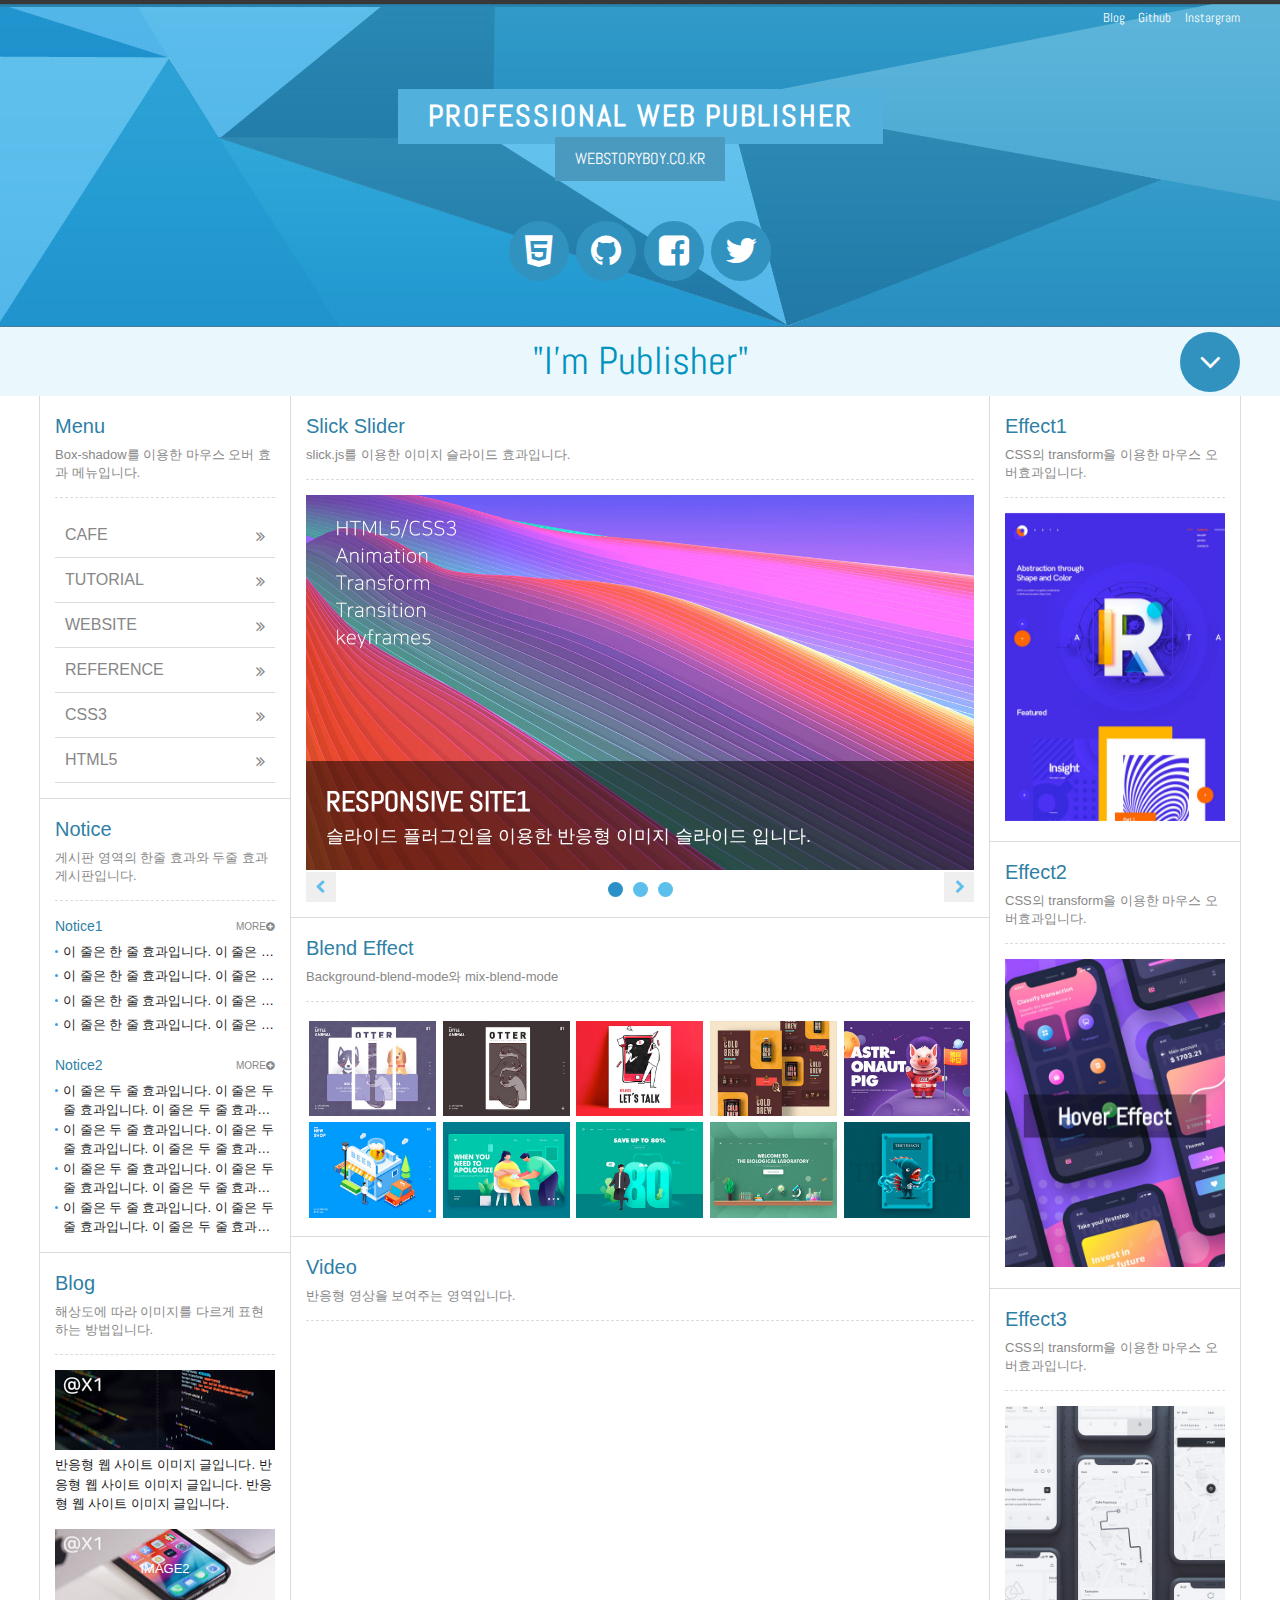
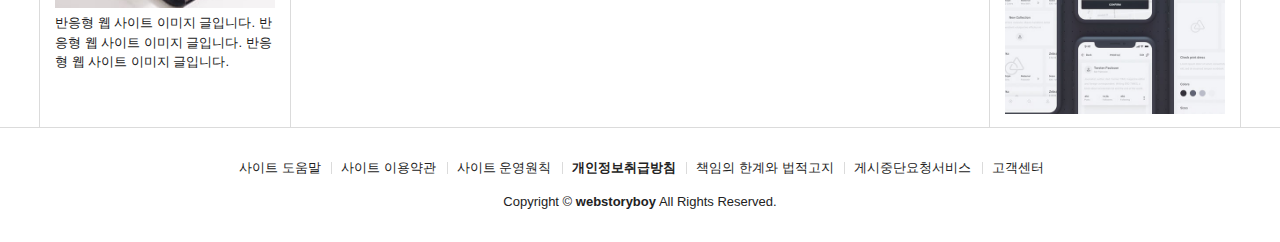
<file: responsive/index.html>
<!DOCTYPE html>
<html lang="ko">
  <head>
    <meta charset="UTF-8" />
    <meta name="viewport" content="width=device-width, initial-scale=1.0" />
    <title>Responsive Website</title>
    <!-- css -->
    <link rel="stylesheet" href="assets/css/reset.css" />
    <link rel="stylesheet" href="assets/css/style.css" />
    <link rel="stylesheet" href="assets/css/font-awesome.css" />
    <link rel="stylesheet" href="assets/css/slick.css" />
    <link rel="stylesheet" href="assets/css/lightgallery.css"" />

    <!-- fonts -->
    <link
      href="https://fonts.googleapis.com/css2?family=Abel&display=swap"
      rel="stylesheet"
    />
  </head>
  <body>
    <header id="header">
      <div class="container">
        <div class="row">
          <div class="header">
            <!-- header_menu -->
            <div class="header_menu">
              <a href="#">Blog</a>
              <a href="#">Github</a>
              <a href="#">Instargram</a>
            </div>
            <!-- //header_menu -->
            <!-- header_title -->
            <div class="header_title">
              <h1>Professional Web Publisher</h1>
              <br />
              <a href="#">Webstoryboy.co.kr</a>
            </div>
            <!-- //header_title -->
            <!-- header_icon -->
            <div class="header_icon">
              <ul>
                <li>
                  <a href="#"
                    ><i class="fa fa-html5" aria-hidden="true"></i
                    ><span>HTML5</span></a
                  >
                </li>
                <li>
                  <a href="#"
                    ><i class="fa fa-github" aria-hidden="true"></i
                    ><span>Github</span></a
                  >
                </li>
                <li>
                  <a href="#" class="facebook"
                    ><i class="fa fa-facebook-square" aria-hidden="true"></i
                    ><span>Facebook</span></a
                  >
                </li>
                <li>
                  <a href="#" class="twitter"
                    ><i class="fa fa-twitter" aria-hidden="true"></i
                    ><span>Twitter</span></a
                  >
                </li>
              </ul>
            </div>
            <!-- //header_icon -->
            <!-- 
                        https://developers.facebook.com/tools/debug/
                        https://cards-dev.twitter.com/validator
                    -->
          </div>
        </div>
      </div>
    </header>
    <nav id="nav">
      <div class="container">
        <div class="row">
          <div class="nav">
            <h2 class="ir_su">전체 메뉴</h2>
            <div>
              <h3>HTML Reference</h3>
              <ol>
                <li><a href="#">HTML 태그(Tag)</a></li>
                <li><a href="#">블록 요소/인라인 요소</a></li>
                <li><a href="#">DTD 선언</a></li>
                <li><a href="#">언어 속성 설정</a></li>
                <li><a href="#">HTML &lt;title&gt;</a></li>
                <li><a href="#">HTML &lt;meta&gt;</a></li>
                <li><a href="#">특수문자</a></li>
                <li><a href="#">하이퍼 링크</a></li>
                <li><a href="#">HTML &lt;style&gt;</a></li>
                <li><a href="#">HTML &lt;html&gt;</a></li>
                <li><a href="#">HTML &lt;head&gt;</a></li>
                <li><a href="#">HTML &lt;div&gt;</a></li>
                <li><a href="#">HTML &lt;colgroup&gt;</a></li>
                <li><a href="#">HTML &lt;caption&gt;</a></li>
              </ol>
            </div>
            <div>
              <h3>CSS Reference</h3>
              <ol>
                <li><a href="#">CSS 선택자</a></li>
                <li><a href="#">CSS 단위</a></li>
                <li><a href="#">CSS 색상</a></li>
                <li><a href="#">CSS 선언 방법</a></li>
                <li><a href="#">상대주소와 절대주소</a></li>
                <li><a href="#">CSS float</a></li>
                <li><a href="#">이미지 표현 방법</a></li>
                <li><a href="#">이미지 스프라이트</a></li>
                <li><a href="#">IR 효과</a></li>
                <li><a href="#">이미지 최적화</a></li>
                <li><a href="#">background-color</a></li>
                <li><a href="#">border-style</a></li>
                <li><a href="#">font-size</a></li>
                <li><a href="#">text-align</a></li>
              </ol>
            </div>
            <div class="last">
              <h3>Webstandard</h3>
              <ol>
                <li><a href="#">웹 표준</a></li>
                <li><a href="#">웹 접근성</a></li>
                <li><a href="#">W3C</a></li>
                <li><a href="#">웹 접근성 연구소</a></li>
                <li><a href="#">네이버 널리</a></li>
                <li><a href="#">다음 다룸</a></li>
                <li><a href="#">Webstandard</a></li>
              </ol>
            </div>
          </div>
        </div>
      </div>
    </nav>
    <!-- //nav -->
    <!-- sub_title -->
    <article id="sub_title">
      <div class="container">
        <div class="sub_title">
          <h2>"I'm Publisher"</h2>
          <a href="#" class="btn">
            <i class="fa fa-angle-down" aria-hidden="true"></i>
            <span class="ir_su">전체메뉴 보기</span>
          </a>
        </div>
      </div>
    </article>
    <!-- //sub_title -->
    <section id="contents">
      <div class="container">
        <h2 class="ir_su">사이트 컨텐츠</h2>
        <section id="cont_left">
          <h3 class="ir_su">왼쪽 컨텐츠</h3>
          <article class="column col1">
            <h4 class="col_tit">Menu</h4>
            <p class="col_desc">
              Box-shadow를 이용한 마우스 오버 효과 메뉴입니다.
            </p>
            <!-- menu -->
            <div class="menu">
              <ul>
                <li>
                  <a href="#"
                    >Cafe
                    <i class="fa fa-angle-double-right" aria-hidden="true"></i
                  ></a>
                </li>
                <li>
                  <a href="#"
                    >Tutorial
                    <i class="fa fa-angle-double-right" aria-hidden="true"></i
                  ></a>
                </li>
                <li>
                  <a href="#"
                    >WebSite
                    <i class="fa fa-angle-double-right" aria-hidden="true"></i
                  ></a>
                </li>
                <li>
                  <a href="#"
                    >Reference
                    <i class="fa fa-angle-double-right" aria-hidden="true"></i
                  ></a>
                </li>
                <li>
                  <a href="#"
                    >CSS3
                    <i class="fa fa-angle-double-right" aria-hidden="true"></i
                  ></a>
                </li>
                <li>
                  <a href="#"
                    >HTML5
                    <i class="fa fa-angle-double-right" aria-hidden="true"></i
                  ></a>
                </li>
              </ul>
            </div>
            <!-- //menu -->
          </article>
          <!-- //co1 -->
          <article class="column col2">
            <h4 class="col_tit">Notice</h4>
            <p class="col_desc">
              게시판 영역의 한줄 효과와 두줄 효과 게시판입니다.
            </p>
            <!-- notice1 -->
            <div class="notice1">
              <h5>Notice1</h5>
              <ul>
                <li>
                  <a href="#"
                    >이 줄은 한 줄 효과입니다. 이 줄은 한 줄 효과입니다.</a
                  >
                </li>
                <li>
                  <a href="#"
                    >이 줄은 한 줄 효과입니다. 이 줄은 한 줄 효과입니다.</a
                  >
                </li>
                <li>
                  <a href="#"
                    >이 줄은 한 줄 효과입니다. 이 줄은 한 줄 효과입니다.</a
                  >
                </li>
                <li>
                  <a href="#"
                    >이 줄은 한 줄 효과입니다. 이 줄은 한 줄 효과입니다.</a
                  >
                </li>
              </ul>
              <a href="#" class="more" title="더 보기"
                >More<i class="fa fa-plus-circle" aria-hidden="true"></i
              ></a>
            </div>
            <!-- //notice1 -->
            <div class="notice2 mt15">
              <h5>Notice2</h5>
              <ul>
                <li>
                  <a href="#"
                    >이 줄은 두 줄 효과입니다. 이 줄은 두 줄 효과입니다. 이 줄은
                    두 줄 효과입니다. 이 줄은 두 줄 효과입니다.</a
                  >
                </li>
                <li>
                  <a href="#"
                    >이 줄은 두 줄 효과입니다. 이 줄은 두 줄 효과입니다. 이 줄은
                    두 줄 효과입니다. 이 줄은 두 줄 효과입니다.</a
                  >
                </li>
                <li>
                  <a href="#"
                    >이 줄은 두 줄 효과입니다. 이 줄은 두 줄 효과입니다. 이 줄은
                    두 줄 효과입니다. 이 줄은 두 줄 효과입니다.</a
                  >
                </li>
                <li>
                  <a href="#"
                    >이 줄은 두 줄 효과입니다. 이 줄은 두 줄 효과입니다. 이 줄은
                    두 줄 효과입니다. 이 줄은 두 줄 효과입니다.</a
                  >
                </li>
              </ul>
              <a href="#" class="more" title="더 보기"
                >More<i class="fa fa-plus-circle" aria-hidden="true"></i
              ></a>
            </div>
            <!-- //notice2 -->
          </article>
          <!-- //col2 -->
          <article class="column col3">
            <h4 class="col_tit">Blog</h4>
            <p class="col_desc">
              해상도에 따라 이미지를 다르게 표현하는 방법입니다.
            </p>
            <!-- blog1 -->
            <div class="blog1">
              <h5 class="ir_su">image1</h5>
              <figure>
                <!-- <img
                  src="assets/img/blog1_@1.jpg"
                  class="img-normal"
                  alt="normal image"
                />
                <img
                  src="assets/img/blog1_@2.jpg"
                  class="img-retina"
                  alt="retina image"
                  width="100%"
                /> -->
                <img
                  src="assets/img/blog3_@1.jpg"
                  srcset="
                    assets/img/blog3_@1.jpg 1x,
                    assets/img/blog3_@2.jpg 2x,
                    assets/img/blog3_@3.jpg 3x
                  "
                  alt="이미지"
                />
                <figcaption>
                  반응형 웹 사이트 이미지 글입니다. 반응형 웹 사이트 이미지
                  글입니다. 반응형 웹 사이트 이미지 글입니다.
                </figcaption>
              </figure>
            </div>
            <!-- //blog1 -->
            <!-- blog2 -->
            <div class="blog2 mt15">
              <div class="img-retina">
                <h5>image2</h5>
              </div>
              <p>
                반응형 웹 사이트 이미지 글입니다. 반응형 웹 사이트 이미지
                글입니다. 반응형 웹 사이트 이미지 글입니다.
              </p>
            </div>
            <!-- //blog2 -->
          </article>
          <!-- //col3  -->
        </section>
        <section id="cont_center">
          <h3 class="ir_su">가운데 컨텐츠</h3>
          <article class="column col4">
            <h4 class="col_tit">Slick Slider</h4>
            <p class="col_desc">
              slick.js를 이용한 이미지 슬라이드 효과입니다.
            </p>
            <!-- image slide -->
            <div class="slider">
              <div>
                <figure>
                  <img src="assets/img/slider001.jpg" alt="이미지1" />
                  <figcaption>
                    <em>Responsive Site1</em
                    ><span
                      >슬라이드 플러그인을 이용한 반응형 이미지 슬라이드
                      입니다.</span
                    >
                  </figcaption>
                </figure>
              </div>
              <div>
                <figure>
                  <img src="assets/img/slider001.jpg" alt="이미지2" />
                  <figcaption>
                    <em>Responsive Site2</em
                    ><span
                      >슬라이드 플러그인을 이용한 반응형 이미지 슬라이드
                      입니다.</span
                    >
                  </figcaption>
                </figure>
              </div>
              <div>
                <figure>
                  <img src="assets/img/slider001.jpg" alt="이미지3" />
                  <figcaption>
                    <em>Responsive Site3</em
                    ><span
                      >슬라이드 플러그인을 이용한 반응형 이미지 슬라이드
                      입니다.</span
                    >
                  </figcaption>
                </figure>
              </div>
            </div>
            <!-- //image slide -->
          </article>
          <!-- //col4 -->
          <article class="column col5">
            <h4 class="col_tit">Blend Effect</h4>
            <p class="col_desc">Background-blend-mode와 mix-blend-mode</p>
            <!-- lightbox -->
            <div class="lightbox square clearfix">
              <a href="assets/img/light01_s.jpg"
                ><img src="assets/img/light01.jpg" alt="이미지" /><em
                  >blur</em
                ></a
              >
              <a href="assets/img/light02_s.jpg"
                ><img src="assets/img/light02.jpg" alt="이미지" /><em
                  >brightness</em
                ></a
              >
              <a href="assets/img/light03_s.jpg"
                ><img src="assets/img/light03.jpg" alt="이미지" /><em
                  >contrast</em
                ></a
              >
              <a href="assets/img/light04_s.jpg"
                ><img src="assets/img/light04.jpg" alt="이미지" /><em
                  >grayscale</em
                ></a
              >
              <a href="assets/img/light05_s.jpg"
                ><img src="assets/img/light05.jpg" alt="이미지" /><em
                  >hur-rotate</em
                ></a
              >
              <a href="assets/img/light06_s.jpg"
                ><img src="assets/img/light06.jpg" alt="이미지" /><em
                  >invert</em
                ></a
              >
              <a href="assets/img/light07_s.jpg"
                ><img src="assets/img/light07.jpg" alt="이미지" /><em
                  >opacity</em
                ></a
              >
              <a href="assets/img/light08_s.jpg"
                ><img src="assets/img/light08.jpg" alt="이미지" /><em
                  >saturate</em
                ></a
              >
              <a href="assets/img/light09_s.jpg"
                ><img src="assets/img/light09.jpg" alt="이미지" /><em
                  >sepia</em
                ></a
              >
              <a href="assets/img/light10_s.jpg"
                ><img src="assets/img/light10.jpg" alt="이미지" /><em
                  >mix</em
                ></a
              >
            </div>
            <!-- //lightbox -->
          </article>
          <!-- //col5 -->
          <article class="column col6">
            <h4 class="col_tit">Video</h4>
            <p class="col_desc">반응형 영상을 보여주는 영역입니다.</p>
            <!-- video -->
            <!-- <video autoplay controls loop>
              <source src="assets/img/postmalone.mp4" type="video/mp4" />
            </video> -->
            <div class="video">
              <iframe
                src="https://www.youtube.com/embed/3gQCd30oEcQ"
                frameborder="0"
                allow="accelerometer; autoplay; encrypted-media; gyroscope; picture-in-picture"
                allowfullscreen
              ></iframe>
            </div>
            <!-- //video -->
          </article>
          <!-- //col6 -->
        </section>
        <section id="cont_right">
          <h3 class="ir_su">오른쪽 컨텐츠</h3>
          <article class="column col7">
            <h4 class="col_tit">Effect1</h4>
            <p class="col_desc">
              CSS의 transform을 이용한 마우스 오버효과입니다.
            </p>
            <!-- side1 -->
            <div class="side1">
              <figure class="front">
                <img src="assets/img/side1.jpg" alt="이미지1" />
              </figure>
              <div class="back">
                <i class="fa fa-heart" aria-hidden="true"></i>
              </div>
            </div>
            <!-- //side1 -->
          </article>
          <!-- //col7 -->
          <article class="column col8">
            <h4 class="col_tit">Effect2</h4>
            <p class="col_desc">
              CSS의 transform을 이용한 마우스 오버효과입니다.
            </p>
            <!-- side2 -->
            <div class="side2">
              <figure class="front">
                <img src="assets/img/side2.jpg" alt="이미지2" />
                <figcaption>
                  Hover Effect
                </figcaption>
              </figure>
              <figure class="back">
                <img src="assets/img/side4.jpg" alt="이미지2" />
                <figcaption>
                  Hover Effect
                </figcaption>
              </figure>
            </div>
            <!-- //side2 -->
          </article>
          <!-- //col8 -->
          <article class="column col9">
            <h4 class="col_tit">Effect3</h4>
            <p class="col_desc">
              CSS의 transform을 이용한 마우스 오버효과입니다.
            </p>
            <!-- side3 -->
            <div class="side3">
              <figure>
                <img src="assets/img/side3.jpg" alt="이미지3" />
                <figcaption>
                  <h3>Hover<em>Effect</em></h3>
                </figcaption>
              </figure>
            </div>
            <!-- //side3 -->
          </article>
          <!-- //col9 -->
        </section>
      </div>
    </section>
    <footer id="footer">
      <div class="container">
        <div class="row">
          <div class="footer">
            <ul>
              <li><a href="#">사이트 도움말</a></li>
              <li><a href="#">사이트 이용약관</a></li>
              <li><a href="#">사이트 운영원칙</a></li>
              <li>
                <a href="#"><strong>개인정보취급방침</strong></a>
              </li>
              <li><a href="#">책임의 한계와 법적고지</a></li>
              <li><a href="#">게시중단요청서비스</a></li>
              <li><a href="#">고객센터</a></li>
            </ul>
            <address>
              Copyright ©
              <a href="http://webstoryboy.co.kr"
                ><strong>webstoryboy</strong></a
              >
              All Rights Reserved.
            </address>
          </div>
        </div>
      </div>
    </footer>
    <!-- //footer -->

    <!-- JavaScript Libraries -->
    <script src="assets/js/jquery.min_1.12.4.js"></script>
    <script src="assets/js/modernizr-custom.js"></script>
    <script src="assets/js/slick.min.js"></script>
    <script src="assets/js/lightgallery.min.js"></script>
    <script>
      // 접기 및 펼치기
      $(".btn").click(function (e) {
        e.preventDefault();
        $(".nav").slideToggle();
        $(".btn").toggleClass("open");

        if ($(".btn").hasClass("open")) {
          // open이 있을 때
          $(".btn").find("i").attr("class", "fa fa-angle-up");
        } else {
          // open이 없을 때
          $(".btn").find("i").attr("class", "fa fa-angle-down");
        }
      });

      $(window).resize(function () {
        var wWidth = $(window).width();
        if (wWidth > 600) {
          $(".nav").removeAttr("style");
        }
      });

      //lightbox
      $(".lightbox").lightGallery({
        autoplay: true,
        pause: 3000,
        progressBar: true,
      });
      //image slider
      $(".slider").slick({
        dots: true,
        autoplay: true,
        autoplaySpeed: 3000,
        arrows: true,
        responsive: [
          {
            breakpoint: 768,
            settings: {
              autoplay: false,
            },
          },
        ],
      });
      //sns 공유하기
      //http://www.facebook.com/sharer.php?u={페이지 제목}&t={페이지링크}
      //http://twitter.com/intent/tweet?text={페이지 제목}&url={페이지링크}
      //https://share.naver.com/web/shareView.nhn?url={페이지링크}&title={페이지 제목}
      //https://plus.google.com/share?url={페이지링크}&t={페이지 제목}
      $(".facebook").click(function (e) {
        e.preventDefault();
        window.open(
          "https://www.facebook.com/sharer/sharer.php?u=" +
            encodeURIComponent(document.URL) +
            "&t=" +
            encodeURIComponent(document.title),
          "facebooksharedialog",
          "menubar=no, toolbar=no, resizable=yes, scrollbars=yes, height=300, width=600"
        );
      });
      $(".twitter").click(function (e) {
        e.preventDefault();
        window.open(
          "https://twitter.com/intent/tweet?text=[%EA%B3%B5%EC%9C%A0]%20" +
            encodeURIComponent(document.URL) +
            "%20-%20" +
            encodeURIComponent(document.title),
          "twittersharedialog",
          "menubar=no, toolbar=no, resizable=yes, scrollbars=yes, height=300, width=600"
        );
      });
    </script>
  </body>
</html>
</file>
<file: Blooger/css/style.css>
html,
body {
  margin: 0;
  padding: 0;
  box-sizing: border-box;
  overflow-x: hidden;
}

:root {
  /* Theme color */
  --text-gray: #3f4954;
  --text-light: #686666da;
  --bg-color: #0f0f0f;
  --white: #ffffff;
  --midnight: #104f55;

  /* gradient color */
  --sky: linear-gradient(120deg, #a1c4fd 0%, #c2e9fb 100%);

  /* theme font-family */
  --Abel: "Abel", cursive;
  --Anton: "Anton", cursive;
  --Josefin: "Josefin", cursive;
  --Lexend: "Lexend", cursive;
  --Livvic: "Livvic", cursive;
}

/* --------------Global Classes------------- */
a {
  text-decoration: none;
  color: var(--text-gray);
}
ul {
  list-style: none;
}
.flex-row {
  display: flex;
  flex-direction: row;
  flex-wrap: wrap;
}
h1 {
  font-family: var(--Lexend);
  font-size: 2.5rem;
}
h2 {
  font-family: var(--Lexend);
}
h3 {
  font-family: var(--Abel);
  font-size: 1.3rem;
}
button.btn {
  border: none;
  border-radius: 2rem;
  padding: 1rem 3rem;
  font-size: 1rem;
  font-family: var(--Livvic);
  cursor: pointer;
}
span {
  font-family: var(--Abel);
}
.container {
  margin: 0 5vw;
}
.text-gray {
  color: var(--text-gray);
}
p {
  font-family: var(--Lexend);
  color: var(--text-light);
}

/* ----------------Nav--------------------- */
.nav {
  background: white;
  padding: 0 2rem;
  height: 0rem;
  min-height: 10vh;
  overflow: hidden;
  transition: height 0.5s ease-in-out;
}
.nav .nav-menu {
  justify-content: space-between;
}
.nav .toggle-collapse {
  position: absolute;
  top: 0%;
  width: 90%;
  cursor: pointer;
  display: none;
}
.nav .toggle-collapse .toggle-icons {
  display: flex;
  justify-content: flex-end;
  padding: 1.7rem 0;
}
.nav .toggle-collapse .toggle-icons i {
  font-size: 1.4rem;
  color: var(--text-gray);
}
.collapse {
  height: 30rem;
}
.nav .nav-items {
  display: flex;
  margin: 0;
}
.nav .nav-items .nav-link {
  padding: 1.6rem 1rem;
  font-size: 1.1rem;
  position: relative;
  font-family: var(--Abel);
}
.nav .nav-items .nav-link:hover {
  background-color: var(--midnight);
}
.nav .nav-items .nav-link:hover a {
  color: var(--white);
}
.nav .nav-brand a {
  font-size: 1.6rem;
  padding: 1rem 0;
  display: block;
  font-family: var(--Lexend);
}
.nav .social {
  padding: 1.4rem 0;
}
.nav .social i {
  padding: 0 0.2rem;
}
.nav .social i:hover {
  color: #a1c4cf;
}

/* Main Content */

/* Site title */
main .site-title {
  background: url("../assets/Background-image.png");
  background-size: cover;
  height: 110vh;
  display: flex;
  justify-content: center;
}
main .site-title .site-background {
  padding-top: 10rem;
  text-align: center;
  color: var(--white);
}
main .site-title h1,
h3 {
  margin: 0.3rem;
}
main .site-title .btn {
  margin: 1.8rem;
  background: var(--sky);
}
main .site-title .btn:hover {
  background: transparent;
  border: 1px solid var(--white);
  color: var(--white);
}

/* Blog Carousel */
main .blog {
  background: url("../assets/Abract01.png");
  background-repeat: no-repeat;
  background-position: right;
  height: 100vh;
  width: 100%;
  background-size: 65%;
}
main .blog .blog-post {
  padding-top: 6rem;
}
main .blog-post .blog-content {
  display: flex;
  flex-direction: column;
  text-align: center;
  width: 80%;
  margin: 3rem 2rem;
  box-shadow: 0 15px 20px rgba(0, 0, 0, 0.2);
}
main .blog-content .blog-title {
  padding: 2rem 0;
}
main .blog-content .btn-blog {
  padding: 0.7rem 2rem;
  background: var(--sky);
  margin: 0.5rem;
}
main .blog-content span {
  display: block;
}
section .container .owl-nav {
  position: absolute;
  top: 0;
  margin: 0 auto;
  width: 100%;
}
.owl-nav .owl-prev .owl-nav-prev,
.owl-nav .owl-next .owl-nav-next {
  color: var(--text-gray);
  background: transparent;
  font-size: 2rem;
}
.owl-theme .owl-nav [class*="owl-"]:hover {
  background: transparent;
  color: var(--midnight);
}
.owl-theme .owl-nav [class*="owl-"] {
  outline: none;
}

/* Site Content */
main .site-content {
  display: grid;
  grid-template-columns: 70% 30%;
}
main .post-content {
  width: 100%;
}
main .site-content .post-content > .post-image,
.post-title {
  padding: 1rem 2rem;
  position: relative;
}
main .site-content .post-content > .post-image .post-info {
  background: var(--sky);
  padding: 1rem;
  position: absolute;
  bottom: 0%;
  left: 20vw;
  border-radius: 3rem;
}
main .site-content .post-content > .post-image > div {
  overflow: hidden;
}
main .site-content .post-content > .post-image .img {
  width: 100%;
  transition: all 1s ease;
}
main .site-content .post-content > .post-image .img:hover {
  transform: scale(1.3);
}
main .site-content .post-content > .post-image .post-info span {
  margin: 0 0.5rem;
}
main .post-content .post-title a {
  font-family: var(--Anton);
  font-size: 1.5rem;
}
.site-content .post-content .post-title .post-btn {
  border-radius: 0;
  padding: 0.7rem 1.5rem;
  background: var(--sky);
}
.site-content .pagination {
  justify-content: center;
  color: var(--text-gray);
  margin: 4rem 0;
}
.site-content .pagination a {
  padding: 0.6rem 0.9rem;
  border-radius: 2rem;
  margin: 0.3rem;
  font-family: var(--Lexend);
}
.site-content .pagination .pages {
  background: var(--text-gray);
  color: var(--white);
}

/* Sidebar */
.site-content > .sidebar .category-list {
  font-family: var(--Livvic);
}
.site-content > .sidebar .category-list .list-items {
  background: var(--sky);
  padding: 0.4rem 1rem;
  margin: 0.8rem 0;
  border-radius: 3rem;
  width: 70%;
  display: flex;
  justify-content: space-between;
}
.site-content > .sidebar .category-list .list-items a {
  color: black;
}
.site-content .sidebar .popular-post .post-content {
  padding: 1rem 0;
}
.site-content .sidebar .popular-post h2 {
  padding-top: 8rem;
}
.site-content .sidebar .popular-post .post-info {
  padding: 0.4rem 0.1rem !important;
  bottom: 0 !important;
  left: 1.5rem !important;
  border-radius: 0 !important;
  background: white !important;
}
.site-content .sidebar .popular-post .post-title a {
  font-size: 1rem;
}
.site-content .sidebar .newsletter {
  padding-top: 10rem;
}
.site-content .sidebar .newsletter .form-element {
  padding: 0.5rem 2rem;
}
.site-content .sidebar .newsletter .input-element {
  width: 80%;
  height: 1.9rem;
  padding: 0.3rem 0.5rem;
  font-family: var(--Lexend);
  font-size: 1rem;
}
.site-content .sidebar .newsletter .form-btn {
  border-radius: 0;
  padding: 0.8rem 33%;
  margin: 1rem 0;
  background: var(--sky);
}
.site-content .sidebar .popular-tags {
  padding: 5rem 0;
}
.site-content .sidebar .popular-tags .tags .tag {
  background: var(--sky);
  padding: 0.4rem 1rem;
  border-radius: 3rem;
  margin: 0.4rem 0.6rem;
}

/* Footer */
footer.footer {
  height: 100%;
  background: var(--bg-color);
  position: relative;
}
footer.footer .container {
  display: grid;
  grid-template-columns: repeat(4, 1fr);
}
footer.footer .container > div {
  flex-grow: 1;
  flex-basis: 0;
  padding: 3rem 0.9rem;
}
footer.footer .container h2 {
  color: var(--white);
}
footer.footer .newsletter .form-element {
  background: black;
  display: inline-block;
}
footer.footer .newsletter .form-element input {
  padding: 0.5rem 0.7rem;
  border: none;
  background: transparent;
  color: white;
  font-family: var(--Josefin);
  font-size: 1rem;
  width: 74%;
}
footer.footer .newsletter .form-element span {
  background: var(--sky);
  padding: 0.5rem 0.7rem;
  cursor: pointer;
}
footer.footer .instagram div > img {
  display: inline-block;
  width: 25%;
  height: 50%;
  margin: 0.3rem 0.4rem;
}
footer.footer .follow div i {
  color: var(--white);
  padding: 0 0.4rem;
}
footer.footer .rights {
  justify-content: center;
  font-family: var(--Josefin);
}
footer.footer .rights h4 a {
  color: var(--white);
}
footer.footer .move-up {
  position: absolute;
  right: 6%;
  top: 50%;
}
footer.footer .move-up span {
  color: var(--midnight);
}
footer.footer .move-up span:hover {
  color: var(--white);
  cursor: pointer;
}

/* mediaquery 1130px */
@media only screen and (max-width: 1130px) {
  .site-content .post-content > .post-image .post-info {
    left: 2rem !important;
    bottom: 1.2rem !important;
    border-radius: 0 !important;
  }
  .site-content .sidebar .popular-post .post-info {
    display: none !important;
  }
  footer.footer .container {
    grid-template-columns: repeat(2, 1fr);
  }
}

/* mediaquery 750px */
@media only screen and (max-width: 750px) {
  .nav .nav-menu,
  .nav .nav-items {
    flex-direction: column;
  }
  .nav .toggle-collapse {
    display: initial;
  }
  main .site-content {
    grid-template-columns: 100%;
  }
  footer.footer .container {
    grid-template-columns: repeat(1, 1fr);
  }
}

/* mediaquery 520px */
@media only screen and (max-width: 520px) {
  main .blog {
    height: 125vh;
  }
  .site-content .post-content > .post-image .post-info {
    display: none;
  }
  footer.footer .container > div {
    padding: 1rem 0.9rem !important;
  }
  footer .rigths {
    padding: 0 1.4rem;
    text-align: center;
  }
  nav .toggle-collapse {
    width: 80% !important;
  }
}
</file>
<file: megabox/assets/css/style.css>
@charset "utf-8";
/* skip menu */
#skip {
  position: relative;
}
#skip a {
  position: absolute;
  left: 0;
  top: -40px;
  width: 140px;
  line-height: 30px;
  border: 1px solid #fff;
  color: #fff;
  text-align: center;
  background: #333;
}
#skip a:active,
#skip a:focus {
  top: 0;
}

/* layout */
#header {
  width: 100%;
  border-bottom: 1px solid #c6c6c6;
  background-color: #fff;
}
#banner {
  position: relative;
}
#mNav {
  display: none;
  position: absolute;
  right: 14px;
  top: 10px;
}
#movie {
  background-color: #f8f8f8;
}
#event {
}
#opening {
  background: url(../img/bg01.jpg) no-repeat center top;
  background-size: cover;
  margin: 17px 0;
}
#new {
}
#help {
}
#footer {
  background: #211f1f;
}

/* container */
.container {
  position: relative;
  margin: 0 auto;
  width: 1280px;
  background: rgba(0, 0, 0, 0);
}

/* row */
.row {
  padding: 0 28px;
}

/* mobile menu */
.ham {
  display: block;
  width: 25px;
  height: 10px;
  padding: 15px 10px 10px 10px;
  background: rgba(0, 0, 0, 0);
}
.ham span {
  position: relative;
  display: block;
  width: 25px;
  height: 4px;
  background: #39106a;
}
.ham span::before {
  content: "";
  width: 25px;
  height: 4px;
  background: #39106a;
  position: absolute;
  left: 0;
  bottom: -7px;
}
.ham span::after {
  content: "";
  width: 25px;
  height: 4px;
  background: #39106a;
  position: absolute;
  left: 0;
  top: -7px;
}

/* header */
.header h1 {
  float: left;
}
.header h1 em {
  padding: 15px 8px 5px 0;
  display: inline-block;
}
.header h1 em img {
  width: 155px;
}
.header h1 strong {
  display: block;
  position: absolute;
  left: 194px;
  top: 23px;
}
.header h1 strong img {
  width: 126px;
}
.header .header_nav {
  float: right;
}
.header .header_nav ul {
  border-left: 1px solid #c6c6c6;
}
.header .header_nav ul li {
  float: left;
  width: 103px;
  text-align: center;
  border-right: 1px solid #c6c6c6;
}
.header .header_nav ul li a {
  display: block;
  padding: 19px 10px;
  font-size: 17px;
  font-weight: 700;
  color: #444;
}

/* banner */
.banner_menu {
  overflow: hidden;
  position: absolute;
  left: 0;
  top: 20px;
  width: 100%;
  height: 100px;
  z-index: 10;
}
.banner_menu a {
  color: #fff;
  font-size: 16px;
  transition: all 0.3s;
}
.banner_menu a:hover {
  color: #c1c1c1;
}
.banner_menu .bm_left {
  float: left;
}
.banner_menu .bm_left ul {
  padding-top: 7px;
}
.banner_menu .bm_left li {
  position: relative;
  margin-right: 30px;
  display: inline;
}
.banner_menu .bm_left li.total {
  margin-right: 20px;
}
.banner_menu .bm_left li.total a {
  font-size: 14px;
  padding: 3px 10px;
  display: inline-block;
  border: 1px solid #fff;
  transition: all 0.3s;
}
.banner_menu .bm_left li.total a:hover {
  background: #fff;
  border-color: #000;
  color: #000;
}
.banner_menu .bm_right {
  float: right;
  overflow: hidden;
}
.banner_menu .bm_right ul {
  float: left;
}
.banner_menu .bm_right ul:first-child {
  padding-top: 7px;
}
.banner_menu .bm_right li {
  position: relative;
  display: inline;
  text-align: center;
  margin-right: 20px;
}
.banner_menu .bm_right li.line {
  margin-right: 30px;
}
.banner_menu .bm_right li.white {
  margin-right: 10px;
}
.banner_menu .bm_right li.white a {
  display: inline-block;
  width: 80px;
  background-color: #fff;
  color: #3a0e6a;
  padding: 7px 30px 9px 30px;
  border: 1px solid #fff;
}
.banner_menu .bm_right li.purple {
  margin-right: 0;
}
.banner_menu .bm_right li.purple a {
  display: inline-block;
  width: 80px;
  background-color: #3a0e6a;
  color: #fff;
  padding: 7px 30px 9px 30px;
  border: 1px solid #6e40c4;
}
.banner_menu li.line::after {
  content: "";
  width: 1px;
  height: 14px;
  background: #fff;
  position: absolute;
  right: -18px;
  top: 2px;
}

/* slide */
.slider {
  width: 100%;
  height: 600px;
}
.slider .swiper-slide h2 {
  position: relative;
  display: inline-block;
  line-height: 70px;
  font-size: 62px;
  color: #fff;
  margin-top: 200px;
}
.slider .swiper-slide h2::after {
  content: "";
  width: 100%;
  height: 1px;
  background: rgba(255, 255, 255, 0.3);
  position: absolute;
  left: 0;
  bottom: -35px;
}
.slider .swiper-slide h2 em {
  display: block;
  font-size: 59px;
  font-weight: 100;
}
.slider .swiper-slide p {
  font-size: 27px;
  color: #fff;
  padding-top: 55px;
}
.slider .ss1 {
  background: url(../img/swiper01.jpg) no-repeat center center;
  background-size: cover;
}
.slider .ss2 {
  background: url(../img/swiper01.jpg) no-repeat center center;
  background-size: cover;
}
.slider .ss3 {
  background: url(../img/swiper01.jpg) no-repeat center center;
  background-size: cover;
}

/* movie */
.movie {
  padding: 100px 0;
}
.movie_title {
  margin-bottom: 60px;
}
.movie_title ul {
  overflow: hidden;
  width: 848px;
  margin: 0 auto;
}
.movie_title li {
  float: left;
  width: 210px;
  text-align: center;
  border: 1px solid #c4c4c4;
  margin-right: -1px;
}
.movie_title li a {
  display: block;
  padding: 15px 0;
  font-size: 18px;
  color: #666;
  font-weight: 700;
}
.movie_title li.active a {
  background: #666;
  color: #fff;
}
.movie_chart {
  overflow: hidden;
}
.movie_chart > div > div > div {
  float: left;
  width: 292px;
  margin-right: 18px;
}
.movie_chart > div > div > div:last-child {
  margin-right: 0;
}
.movie_chart > div > div > div .poster {
  position: relative;
}
.movie_chart > div > div > div .poster img {
  display: block;
}
.movie_chart > div > div > div .poster .mx {
  position: absolute;
  top: 17px;
  right: 17px;
}
.movie_chart > div > div > div .poster .mx span {
  width: 103px;
  height: 25px;
  display: block;
}
.movie_chart > div > div > div .poster .mx .m {
  background-position: 0 -75px;
}
.movie_chart > div > div > div .poster .mx .b {
  background-position: 0 -100px;
}
.movie_chart > div > div > div .poster .rank {
  position: absolute;
  top: 17px;
  left: 0;
  width: 50px;
  height: 50px;
  line-height: 50px;
  background-color: #38116a;
  text-align: center;
  font-size: 22px;
  box-shadow: 3px 3px 8px rgba(0, 0, 0, 0.5);
}
.movie_chart > div > div > div .poster .rank strong {
  color: #fff;
  text-shadow: 1px 1px 3px rgba(0, 0, 0, 1);
}
.movie_chart > div > div > div .info {
  background: #fff;
  padding: 17px;
  border: 1px solid #d9d9d9;
}
.movie_chart > div > div > div .info h3 {
  color: #333;
  font-size: 30px;
  font-weight: 700;
  margin-bottom: 20px;
}
.movie_chart > div > div > div .info h3 span {
  width: 29px;
  height: 29px;
  display: inline-block;
  margin-top: 9px;
  vertical-align: -2px;
}
.movie_chart > div > div > div .info h3 span.all {
  background-position: -87px -125px;
}
.movie_chart > div > div > div .info h3 span.a12 {
  background-position: 0px -125px;
}
.movie_chart > div > div > div .info h3 span.a15 {
  background-position: -29px -125px;
}
.movie_chart > div > div > div .info h3 span.a19 {
  background-position: -58px -125px;
}
.movie_chart > div > div > div .info .info_btn {
  overflow: hidden;
}
.movie_chart > div > div > div .info .info_btn a {
  float: left;
  width: 49%;
  margin-right: 2%;
  background: #f2f2f2;
  font-size: 18px;
  text-align: center;
  padding: 15px 0;
  box-sizing: border-box;
}
.movie_chart > div > div > div .info .info_btn a:last-child {
  margin-right: 0;
}

/* event */
.event {
  overflow: hidden;
  padding: 100px 0;
}
.event img {
  display: block;
}
.event h2 {
  font-size: 30px;
  font-weight: 500;
  margin-bottom: 20px;
}
.event .event_left {
  overflow: hidden;
  float: left;
  width: 66%;
  margin-right: 2%;
}
.event .event_left .event_box1 {
  float: left;
  width: 50%;
}
.event .event_left .event_box2 {
  float: left;
  width: 50%;
}
.event .event_right {
  float: right;
  width: 32%;
}

/* opening */
.opening {
  padding: 100px 0;
  text-align: center;
  color: #bb9b51;
}
.opening h2 {
  margin-bottom: 15px;
}
.opening h2 .grand {
  background-position: 0 -175px;
  display: inline-block;
  width: 330px;
  height: 50px;
}
.opening .date {
  background-position: 0 -225px;
  display: inline-block;
  width: 260px;
  height: 45px;
}
.opening .desc {
  font-size: 35px;
  font-weight: 300;
  padding-bottom: 20px;
  background: url(../img/bar.png) no-repeat bottom center;
  background-size: 100%;
}
.opening .open_box {
  padding: 20px 3% 0 3%;
  overflow: hidden;
}
.opening .open_box > div {
  float: left;
  width: 27.333%;
  margin: 4% 3% 0 3%;
  border: 1px solid #3e4b44;
  box-sizing: border-box;
  background: rgba(0, 0, 0, 0.5);
}
.opening .open_box > div h3 {
  color: #fff;
  border: 1px solid #6e3abb;
  font-size: 19px;
  display: inline-block;
  padding: 10px 20px;
  background: #551e9b;
  margin-top: -24px;
  font-weight: 300;
}
.opening .open_box > div p {
  font-size: 23px;
  color: #fff;
  font-weight: 700;
  padding: 6% 0 10% 0;
}
.opening .open_box > div em {
  display: block;
  font-weight: bold;
}
.opening .open_box > div strong {
  display: block;
  font-weight: bold;
}

/* new movie */
.new {
  position: relative;
  padding: 100px 0;
}
.new h2 {
  font-size: 30px;
  font-weight: 500;
  margin-bottom: 20px;
}
.new .new_left {
  position: relative;
  height: 500px;
  margin-right: 423px;
  background: #ccc url(../img/new01.jpg) center center;
  background-size: cover;
}
.new .new_left .play {
  position: absolute;
  left: 50%;
  top: 50%;
  transform: translate(-50%, -50%);
  width: 120px;
  height: 120px;
}
.new .new_left .play .st0 {
  fill: #fff;
  opacity: 0.3;
}
.new .new_left .play .st1 {
  fill: #fff;
}
.new .new_right {
  position: absolute;
  right: 0;
  top: 165px;
  width: 400px;
  height: 500px;
  padding: 34px;
  box-sizing: border-box;
  background: #f0f0f0;
}
.new .new_right .title {
  font-size: 28px;
  color: #000;
}
.new .new_right .release {
  font-size: 12px;
  color: #333;
}
.new .new_right .star {
  padding: 13px 0;
}
.new .new_right .star span {
  display: inline-block;
  width: 20px;
  height: 20px;
  vertical-align: -4px;
}
.new .new_right .star .star1 {
  background-position: -393px 0;
}
.new .new_right .star .star2 {
  background-position: -412px 0;
}
.new .new_right .star .star0 {
  background-position: -374px 0;
}
.new .new_right .star strong {
  font-size: 15px;
  padding-left: 5px;
}
.new .new_right .summary {
  font-size: 14px;
}
.new .new_right .genre {
  padding-bottom: 3px;
}
.new .new_right .age {
  padding-bottom: 10px;
}
.new .new_right .desc {
  margin-bottom: 20px;
  height: 108px;
  overflow: hidden;
}
.new .new_right .select {
  overflow: hidden;
}
.new .new_right .select .s1 {
  float: left;
  width: 49%;
  margin-right: 2%;
  background: #000;
}
.new .new_right .select .s2 {
  float: left;
  width: 49%;
  background: #000;
}
.new .new_right .select .s3 {
  float: left;
  width: 100%;
  margin-top: 2%;
}
.new .new_right .btn {
  overflow: hidden;
  margin-top: 2%;
  text-align: center;
}
.new .new_right .btn a {
  float: left;
  width: 49%;
  box-sizing: border-box;
  display: block;
  padding: 10px 30px 12px 30px;
}
.new .new_right .btn a.white {
  background-color: #fff;
  margin-right: 2%;
  color: #3a0e6a;
  border: 1px solid #3a0e6a;
}
.new .new_right .btn a.purple {
  background-color: #3a0e6a;
  color: #fff;
  border: 1px solid #6e40c4;
}

/* help */
.help {
  overflow: hidden;
  padding-bottom: 200px;
}
.help article {
  float: left;
  width: 32%;
  margin-right: 2%;
  height: 350px;
}
.help article > div {
  border: 1px solid #dbdbdb;
  height: 350px;
}
.help article.help_box3 {
  margin-right: 0;
}
.help article.help_box3 > div {
  border: 0;
}
.help article h3 {
  font-size: 30px;
  font-weight: 500;
  margin-bottom: 20px;
}

/* notice */
.notice {
  position: relative;
  padding: 17px;
}
.notice ul {
  overflow: hidden;
}
.notice ul li {
  float: left;
  text-align: center;
  margin-right: -1px;
}
.notice ul li a {
  border: 1px solid #dbdbdb;
  font-size: 15px;
  color: #666;
  display: block;
  width: 80px;
  padding: 10px 20px;
  background-color: #f5f5f5;
}
.notice ul li.active a {
  background-color: #fff;
}
.notice ul li ul {
  position: absolute;
  left: 17px;
  top: 70px;
  width: 90%;
}
.notice ul li ul li {
  width: 100%;
  box-sizing: border-box;
  text-align: left;
  padding: 17px;
  border-bottom: 1px solid #dbdbdb;
}
.notice ul li ul li:last-child {
  border-bottom: 0;
}
.notice ul li ul li dt em {
  color: #999;
}
.notice ul li ul li dt .bar {
  padding-right: 14px;
  position: relative;
}
.notice ul li ul li dt .bar::after {
  content: "";
  position: absolute;
  right: 4px;
  top: 5px;
  width: 1px;
  height: 10px;
  background: #999;
}
.notice ul li ul li dd {
  color: #777;
  padding-top: 3px;
}
.notice ul li ul li a {
  border: 0;
  padding: 0;
  width: 100%;
  overflow: hidden;
  text-overflow: ellipsis;
  white-space: nowrap;
}

/* card */
.card {
  padding: 17px;
}
.card ul li {
  position: relative;
  border: 1px solid #d7d7d7;
  padding: 17px;
  margin-bottom: 17px;
  min-height: 102px;
  box-sizing: border-box;
}
.card ul li span {
  position: absolute;
  left: 17px;
  top: 17px;
}
.card ul li span img {
  width: 105px;
}
.card ul li strong {
  color: #777;
  display: block;
  font-size: 18px;
  padding-left: 120px;
}
.card ul li em {
  color: #777;
  font-weight: 300;
  display: block;
  font-size: 14px;
  padding-left: 120px;
}

/* 고객센터 */
.service ul {
  overflow: hidden;
}
.service li {
  float: left;
  width: 50%;
  height: 193px;
  box-sizing: border-box;
  border: 1px solid #d7d7d7;
  text-align: center;
}
.service li a span {
  display: block;
  width: 120px;
  height: 120px;
  margin: 20px auto 0 auto;
  overflow: hidden;
}
.service li a strong {
  color: #666;
  font-size: 18px;
  font-weight: 500;
}
.service li:nth-child(1) {
  border-right: 0;
  border-bottom: 0;
}
.service li:nth-child(2) {
  border-bottom: 0;
}
.service li:nth-child(3) {
  border-right: 0;
}

/* footer */
.footer_sns {
  position: absolute;
  right: 17px;
  top: 33px;
  z-index: 1;
}
.footer_sns li {
  display: inline-block;
  margin: 0 2px;
}
.footer_sns li a {
  display: block;
  width: 36px;
  height: 36px;
}
.footer_sns li.s1 {
  background-position: 0 -375px;
}
.footer_sns li.s2 {
  background-position: -36px -375px;
}
.footer_sns li.s3 {
  background-position: -72px -375px;
}
.footer_sns li.s4 {
  background-position: -108px -375px;
}
.footer_sns li.s5 {
  background-position: -144px -375px;
}
.footer_sns li.s1:hover {
  background-position: 0 -411px;
}
.footer_sns li.s2:hover {
  background-position: -36px -411px;
}
.footer_sns li.s3:hover {
  background-position: -72px -411px;
}
.footer_sns li.s4:hover {
  background-position: -108px -411px;
}
.footer_sns li.s5:hover {
  background-position: -144px -411px;
}
.footer_sns .tel {
  text-align: right;
  padding-top: 5px;
}
.footer_sns .tel a {
  color: #8f8f8f;
  font-size: 21px;
}
.footer_sns .tel a em {
  color: #fff;
}
.footer_info {
  padding: 50px 0;
  width: 80%;
}
.footer_info h2 img {
  width: 150px;
}
.footer_info ul {
  padding: 15px 0;
}
.footer_info li {
  position: relative;
  display: inline;
  padding-right: 16px;
  white-space: nowrap;
}
.footer_info li::after {
  content: "";
  position: absolute;
  right: 5px;
  top: 5px;
  width: 1px;
  height: 11px;
  background: #8f8f8f;
}
.footer_info li:last-child::after {
  width: 0;
  height: 0;
}
.footer_info li a {
  color: #8f8f8f;
}
.footer_info address p {
  color: #8f8f8f;
  padding-bottom: 15px;
}

/* trailer */
.overlay {
  background: rgba(0, 0, 0, 0.92);
  display: none;
  width: 100%;
  height: 100%;
  position: fixed;
  top: 0;
  left: 0;
  z-index: 10000;
}
.modal {
  position: absolute;
}
.modal_close {
  background: url(../img/close.svg) no-repeat;
  background-size: 32px 32px;
  border: 0;
  color: transparent;
  display: block;
  width: 32px;
  height: 32px;
  overflow: hidden;
  position: absolute;
  top: 24px;
  right: 24px;
  text-indent: 100%;
}
body.modal_on {
  overflow: hidden;
}

/* mediaquery */
@media (max-width: 1290px) {
  .container {
    width: 100%;
  }
  .header .header_nav ul li {
    width: 93px;
  }
  .header .header_nav ul li a {
    font-size: 15px;
    padding: 17px 10px;
  }
  .header h1 em {
    padding: 11px 8px 5px 0;
  }
  .header h1 strong {
    top: 19px;
  }
  .swiper-button-prev,
  .swiper-button-next {
    display: none;
  }
}
@media (max-width: 1024px) {
  .row {
    padding: 0 24px;
  }
  .header h1 {
    float: none;
    text-align: center;
  }
  .header h1 strong {
    left: 24px;
  }
  #mNav {
    display: block;
  }
  .header_nav {
    display: none;
  }
  .banner_menu .bm_left ul {
    display: none;
  }
  .banner_menu .bm_right ul:first-child {
    display: none;
  }
  .help article.help_box1 {
    width: 49%;
    margin-right: 2%;
  }
  .help article.help_box2 {
    width: 49%;
    margin-right: 0;
  }
  .help article.help_box3 {
    width: 100%;
    margin-top: 2%;
  }
  .help article {
    height: auto;
  }
  .service li {
    width: 25%;
    height: auto;
  }
  .service li:nth-child(1) {
    border-bottom: 1px solid #d7d7d7;
  }
  .service li:nth-child(2) {
    border-bottom: 1px solid #d7d7d7;
    border-right: 0;
  }
  .service li a strong {
    display: block;
    padding-bottom: 10%;
  }
}
@media (max-width: 960px) {
  .slider {
    height: 500px;
  }
  .slider .swiper-slide h2 {
    line-height: 45px;
    margin-top: 170px;
    font-size: 37px;
  }
  .slider .swiper-slide h2 em {
    font-size: 37px;
  }
  .slider .swiper-slide h2::after {
    bottom: -15px;
  }
  .slider .swiper-slide p {
    font-size: 16px;
    padding-top: 35px;
  }
  .movie_title ul {
    width: auto;
  }
  .movie_title li {
    width: 25%;
    box-sizing: border-box;
  }
  .opening {
    padding: 50px 0;
  }
  .opening .open_box {
    display: none;
  }
  .opening .desc {
    background: none;
    font-size: 25px;
  }
  .new .new_left {
    margin-right: 0;
    height: 400px;
  }
  .new .new_right {
    position: relative;
    top: 0;
    width: 100%;
    height: auto;
  }
  .help {
    padding-bottom: 0;
  }
  .footer_sns {
    position: static;
    text-align: center;
    background: #352c2c;
    padding-bottom: 15px;
  }
  .footer_sns .tel {
    display: none;
  }
  .footer_info {
    width: 100%;
    text-align: center;
  }
}
@media (max-width: 768px) {
  body {
    background: #d9d7e0;
  }
  .row {
    padding: 0 16px;
  }
  .header h1 {
    text-align: left;
  }
  .header h1 strong {
    display: none;
  }
  #mNav {
    right: 6px;
  }
  #movie {
    background: none;
  }
  #movie .row {
    background: #fff;
    margin: 24px 24px 0 24px;
    padding: 24px;
  }
  #movie .ir_so {
    position: static;
    width: auto;
    height: auto;
    line-height: normal;
    text-indent: 0;
    font-size: 24px;
    font-weight: bold;
    padding-bottom: 20px;
  }
  .movie {
    padding: 0;
  }
  .movie_title {
    margin-bottom: 30px;
  }
  .movie_title ul {
    position: relative;
    padding-bottom: 10px;
  }
  .movie_title ul::before {
    content: "";
    position: absolute;
    z-index: 1;
    left: 0;
    bottom: 0;
    width: 100%;
    height: 2px;
    background: #e1e1e1;
  }
  .movie_title li {
    width: auto;
    border: 0;
  }
  .movie_title li a {
    position: relative;
    font-size: 18px;
    color: #666;
    font-weight: 400;
    padding: 0;
    margin-right: 35px;
  }
  .movie_title li.active a::before {
    content: "";
    position: absolute;
    z-index: 2;
    left: 0;
    bottom: -10px;
    width: 100%;
    height: 2px;
    background: #666;
  }
  .movie_title li.active a {
    background: none;
    color: #666;
  }
  #event .row {
    padding: 24px;
  }
  .event {
    padding: 24px;
    background: #fff;
  }
  .event h2 {
    font-size: 24px;
    font-weight: 700;
  }
  .event .event_left {
    width: 100%;
    margin-right: 0;
  }
  .event .event_right {
    display: none;
  }
  #opening {
    margin: 0;
  }
  #new .row {
    padding: 0 24px;
  }
  .new {
    padding: 24px;
    margin-top: 24px;
    background-color: #fff;
  }
  .new h2 {
    font-size: 24px;
    font-weight: 700;
    height: 27px;
    margin-bottom: 20px;
    padding-bottom: 10px;
  }
  .new .new_right {
    padding-right: 24px;
  }
  #help .row {
    padding: 0 24px;
  }
  .help {
    padding-bottom: 24px;
  }
  .help article.help_box1 {
    box-sizing: border-box;
    padding: 24px;
    width: 100%;
    background: #fff;
    margin-right: 0;
    margin-top: 24px;
  }
  .help article.help_box2 {
    box-sizing: border-box;
    padding: 24px;
    width: 100%;
    background: #fff;
    margin-right: 0;
    margin-top: 24px;
  }
  .help article.help_box3 {
    width: 100%;
    background: #fff;
    margin-top: 24px;
  }
  .help article.help_box1 h3 {
    font-size: 24px;
    font-weight: 700;
    height: 27px;
    margin-bottom: 20px;
    padding-bottom: 10px;
  }
  .help article.help_box2 h3 {
    font-size: 24px;
    font-weight: 700;
    height: 27px;
    margin-bottom: 20px;
    padding-bottom: 10px;
  }
  .help article.help_box3 h3 {
    display: none;
  }
  .help article.help_box3 > div {
    height: auto;
  }
  .service li {
    border: 0;
  }
  .service li:nth-child(1) {
    border-bottom: 0;
  }
  .service li:nth-child(2) {
    border-bottom: 0;
  }
}
@media (max-width: 600px) {
  .slider {
    height: 400px;
  }
  .slider .swiper-slide h2 {
    line-height: 30px;
    margin-top: 140px;
    font-size: 24px;
  }
  .slider .swiper-slide h2 em {
    font-size: 24px;
  }
  .slider .swiper-slide h2::after {
    bottom: -5px;
  }
  .slider .swiper-slide p {
    font-size: 14px;
    padding-top: 25px;
  }
  .banner_menu {
    top: 16px;
  }
  .banner_menu .bm_right li.white a {
    font-size: 14px;
    padding: 3px 5px 5px 5px;
    color: #fff;
    background: rgba(0, 0, 0, 0.6);
    border-color: #fff;
  }
  .banner_menu .bm_right li.purple a {
    font-size: 14px;
    padding: 3px 5px 5px 5px;
    color: #fff;
    background: rgba(0, 0, 0, 0.6);
    border-color: #fff;
  }
  .swiper-pagination-bullet {
    width: 13px !important;
    height: 13px !important;
  }
  #movie .container::after {
    content: "";
    position: absolute;
    z-index: 20;
    top: 0;
    right: 0;
    width: 8px;
    height: 100%;
    background: #d9d7e0;
  }
  #movie .row {
    position: relative;
    margin-right: 0;
    padding-right: 0;
    margin: 8px;
    padding: 16px;
  }
  #movie .row::after {
    content: "";
    position: absolute;
    top: 0;
    right: 0;
    z-index: 10;
    width: 24px;
    height: 100%;
    background-color: #fff;
  }
  #movie .ir_so {
    font-size: 18px;
    padding-bottom: 10px;
  }
  .movie_title {
    margin-bottom: 20px;
  }
  .movie_title ul {
    white-space: nowrap;
    overflow-x: auto;
    padding-bottom: 8px;
  }
  .movie_title li a {
    font-size: 14px;
    margin-right: 15px;
  }
  .movie_title li.active a::before {
    bottom: -8px;
  }
  .movie_chart {
    position: relative;
    z-index: 30;
  }
  .movie_chart > div > div > div .info {
    padding: 5px;
  }
  .movie_chart > div > div > div .info h3 {
    text-align: center;
    margin: 5px 0 10px;
  }
  .movie_chart > div > div > div .info h3 strong {
    display: block;
    font-size: 19px;
    color: #222;
    font-weight: 300;
  }
  .movie_chart > div > div > div .info h3 span {
    display: none;
  }
  .movie_chart > div > div > div .info .info_btn a {
    width: 52%;
    margin-left: 24%;
    display: block;
    margin-right: 0;
    padding: 5px;
    color: #777;
    margin-bottom: 5px;
    box-sizing: border-box;
    font-size: 14px;
    background: none;
    border: 1px solid #ddd;
  }
  .movie_chart > div > div > div .info .info_btn a:last-child {
    display: none;
  }
  #event .row {
    padding: 0 8px;
  }
  .event {
    padding: 16px;
  }
  .event h2 {
    font-size: 18px;
    margin-bottom: 10px;
  }
  #opening {
    margin: 8px 0;
  }
  .opening {
    padding: 20px 0;
  }
  .opening h2 {
    margin-bottom: 10px;
  }
  .opening h2 .grand {
    background-size: 300px;
    background-position: 0 -105px;
    width: 197px;
    height: 24px;
  }
  .opening .date {
    display: none;
  }
  .opening .desc {
    font-size: 16px;
    font-weight: 400;
    padding-bottom: 0;
  }
  #new .row {
    padding: 0 8px;
  }
  .new {
    padding: 16px;
    margin-top: 8px;
  }
  .new h2 {
    font-size: 18px;
    margin-bottom: 0;
  }
  .new .new_left {
    height: 300px;
  }
  .new .new_right {
    padding: 17px;
  }
  .new .new_right .title {
    font-size: 22px;
  }
  .new .new_right .star {
    padding: 9px 0;
  }
  .new .new_right .select .s1 {
    width: 100%;
    margin-right: 0;
    margin-bottom: 2%;
  }
  .new .new_right .select .s2 {
    width: 100%;
  }
  #help .row {
    padding: 0 8px;
  }
  .help article.help_box1 {
    margin-top: 8px;
    padding: 16px;
  }
  .help article.help_box2 {
    margin-top: 8px;
    padding: 16px;
  }
  .help article.help_box3 {
    margin-top: 8px;
  }
  .help article.help_box1 h3 {
    font-size: 18px;
    margin-bottom: 0;
  }
  .help article.help_box2 h3 {
    font-size: 18px;
    margin-bottom: 0;
  }
  .card {
    padding: 8px;
  }
  .service li {
    width: 50%;
  }
  .service li:nth-child(1) {
    border-right: 1px solid #d7d7d7;
    border-bottom: 1px solid #d7d7d7;
  }
  .service li:nth-child(2) {
    border-bottom: 1px solid #d7d7d7;
  }
  .service li:nth-child(3) {
    border-right: 1px solid #d7d7d7;
  }
}
@media (max-width: 480px) {
}
@media (max-width: 320px) {
  .movie_title li a {
    margin-right: 1px;
  }
  .notice {
    padding: 8px;
  }
  .notice ul li a {
    padding: 5px 10px;
  }
  .notice ul li ul {
    left: 9px;
    top: 56px;
  }
  .notice ul li ul li {
    padding: 8px;
  }
  .help article > div {
    height: 287px;
  }
  .card ul li {
    padding: 8px;
    margin-bottom: 8px;
    min-height: 90px;
  }
  .card ul li span {
    left: 11px;
    top: 10px;
  }
  .card ul li span img {
    width: 60px;
  }
  .card ul li strong {
    padding-left: 75px;
    font-size: 14px;
  }
  .card ul li em {
    padding-left: 75px;
  }
  .service li a span {
    width: 70px;
    height: 70px;
  }
  .service li a strong {
    font-size: 14px;
  }
}
</file>
<file: responsive/assets/css/style.css>
/* layout */
body {
  background: url(../img/header_bg.jpg) repeat-x center top;
}
#nav {
  background-color: #f6fdff;
}
#sub_title {
  background-color: #eaf7fd;
}
#contents .container {
  border-right: 1px solid #dbdbdb;
  border-left: 1px solid #dbdbdb;
}
#cont_left {
  float: left;
  width: 250px;
}
#cont_right {
  position: absolute;
  right: 0;
  top: 0;
  width: 250px;
}
#cont_center {
  overflow: hidden;
  margin-right: 250px;
  min-height: 1300px;
  border-right: 1px solid #dbdbdb;
  border-left: 1px solid #dbdbdb;
}
#footer {
  border-top: 1px solid #dbdbdb;
}

/* container */
.container {
  position: relative;
  margin: 0 auto;
  width: 1200px;
}

/* header */
.header {
  height: 327px;
}
.header .header_menu {
  text-align: right;
}
.header .header_menu a {
  display: inline-block;
  padding: 8px 0 6px 10px;
  color: #fff;
  transition: color 0.3s ease;
  font-family: "Abel", sans-serif;
}
.header .header_menu a:hover {
  color: #ccc;
}
.header .header_title {
  text-align: center;
  margin-top: 55px;
  text-transform: uppercase;
  font-family: "Abel", sans-serif;
}
.header .header_title h1 {
  font-size: 30px;
  background: #51b0dc;
  color: #fff;
  display: inline-block;
  padding: 5px 30px;
  letter-spacing: 2px;
  font-weight: 900;
  transition: box-shadow 0.25s ease-in-out;
}
.header .header_title h1:hover {
  box-shadow: inset -9em 0 0 0 #257fac, inset 9em 0 0 0 #257fac;
}
.header .header_title a {
  font-size: 16px;
  background: #4a9abf;
  color: #fff;
  padding: 10px 20px;
  margin-top: -7px;
  display: inline-block;
  transition: box-shadow 0.25s ease-in-out;
}
.header .header_title a:hover {
  box-shadow: 0 0 0 5px rgba(75, 154, 191, 0.9) inset,
    0 0 0 100px rgba(0, 0, 0, 0.1) inset;
}
.header .header_icon {
  text-align: center;
  margin-top: 40px;
  padding-bottom: 45px;
}
.header .header_icon li {
  display: inline;
  margin: 0 2px;
}
.header .header_icon li a {
  background-color: #3192bf;
  width: 60px;
  height: 60px;
  border-radius: 50%;
  line-height: 60px;
  position: relative;
  display: inline-block;
  font-size: 35px;
  color: #fff;
  transition: all 0.3s ease;
}
.header .header_icon li a span {
  position: absolute;
  left: 50%;
  top: -40px;
  transform: translateX(-50%);
  font-size: 12px;
  line-height: 1.6;
  background: #3192bf;
  padding: 3px 9px;
  border-radius: 6px 0;
  transition: all 0.3s ease;
  opacity: 0;
}
.header .header_icon li a span::before {
  content: "";
  position: absolute;
  left: 50%;
  bottom: -5px;
  margin-left: -5px;
  border-top: 5px solid #3192bf;
  border-left: 5px solid transparent;
  border-right: 5px solid transparent;
}
.header .header_icon li a:hover span {
  opacity: 1;
  top: -33px;
}
.header .header_icon li a:hover {
  box-shadow: 0 0 0 3px rgba(75, 154, 191, 0.9) inset,
    0 0 0 100px rgba(0, 0, 0, 0.1) inset;
}

/* menu */
.nav {
  display: none;
  overflow: hidden;
  padding: 25px 0;
}
.nav > div {
  float: left;
  width: 40%;
}
.nav > div:last-child {
  width: 20%;
}
.nav > div ol {
  overflow: hidden;
}
.nav > div li {
  float: left;
  width: 50%;
  position: relative;
  padding-left: 8px;
  box-sizing: border-box;
}
.nav > div:last-child li {
  width: 100%;
}
.nav > div li::before {
  content: "";
  width: 3px;
  height: 3px;
  background-color: #25a2d0;
  border-radius: 50%;
  position: absolute;
  left: 0;
  top: 6px;
}
.nav > div li a {
  position: relative;
}
.nav > div li a::after {
  content: "";
  display: inline-block;
  width: 0;
  height: 1px;
  background: #25aad0;
  transition: all 0.2s ease-out;
  position: absolute;
  bottom: 0;
  left: 0;
}
.nav > div li:hover a::after {
  width: 100%;
}
.nav > div h3 {
  font-size: 18px;
  color: #25a2d0;
  font-weight: bold;
  margin-bottom: 4px;
}

/* sub_title */
.sub_title {
  text-align: center;
  position: relative;
}
.sub_title h2 {
  font-size: 39px;
  color: #0093bd;
  font-family: "Abel", sans-serif;
  padding: 5px 0;
}
.sub_title .btn {
  position: absolute;
  right: 0;
  top: 5px;
  width: 60px;
  height: 60px;
  line-height: 60px;
  background: #3192bf;
  color: #fff;
  font-size: 35px;
  border-radius: 50%;
  transition: all 0.3s ease;
}
.sub_title .btn:hover {
  box-shadow: 0 0 0 3px rgba(75, 154, 191, 0.9) inset,
    0 0 0 100px rgba(0, 0, 0, 0.1) inset;
}

/* contents */
.column {
  padding: 15px;
  border-bottom: 1px solid #dbdbdb;
}
.column .col_tit {
  font-size: 20px;
  color: #2f7fa6;
  padding-bottom: 5px;
}
.column .col_desc {
  border-bottom: 1px dashed #dbdbdb;
  padding-bottom: 15px;
  margin-bottom: 15px;
  color: #878787;
  line-height: 18px;
}
.column.col3 {
  border-bottom: 0;
}
.column.col6 {
  border-bottom: 0;
}
.column.col9 {
  border-bottom: 0;
}

/* menu */
.menu li {
  position: relative;
}
.menu li a {
  font-size: 16px;
  text-transform: uppercase;
  border-bottom: 1px solid #dbdbdb;
  color: #878787;
  padding: 10px;
  display: block;
  transition: box-shadow 0.34s ease, background 0.34s ease;
}
.menu li a i {
  position: absolute;
  right: 10px;
  top: 15px;
}
.menu li a:hover {
  box-shadow: 180px 0 0 0 rgba(36, 130, 174, 0.7) inset;
  color: #fff;
  background: rgba(36, 130, 174, 0.9);
}

/* notice1 */
.notice1 {
  position: relative;
}
.notice1 h5 {
  font-size: 14px;
  color: #2f7fa6;
  padding-bottom: 5px;
}
.notice1 li {
  position: relative;
  white-space: nowrap;
  overflow: hidden;
  text-overflow: ellipsis;
  padding-left: 8px;
  padding-bottom: 5px;
}
.notice1 li::before {
  content: "";
  width: 3px;
  height: 3px;
  border-radius: 50%;
  background: #449ce2;
  position: absolute;
  left: 0;
  top: 8px;
}
.notice1 .more {
  position: absolute;
  right: 0;
  top: 3px;
  color: #878787;
  text-transform: uppercase;
  font-size: 10px;
}

/* notice2 */
.notice2 {
  position: relative;
}
.notice2 h5 {
  font-size: 14px;
  color: #2f7fa6;
  padding-bottom: 5px;
}
.notice2 li {
  position: relative;
  overflow: hidden;
  text-overflow: ellipsis;
  display: -webkit-box;
  -webkit-line-clamp: 2;
  -webkit-box-orient: vertical;
  padding-left: 8px;
}
.notice2 li::before {
  content: "";
  width: 3px;
  height: 3px;
  border-radius: 50%;
  position: absolute;
  background: #449ce2;
  left: 0;
  top: 8px;
}
.notice2 .more {
  position: absolute;
  right: 0;
  top: 3px;
  color: #878787;
  text-transform: uppercase;
  font-size: 10px;
}

/* bolg1 */
.blog1 img {
  width: 100%;
}
.blog1 .img-retina {
  display: none;
}
@media only screen and (-webkit-min-device-pixel-ratio: 1.5),
  only screen and (min-device-pixel-ratio: 1.5),
  only screen and (min-resolution: 1.5dppx) {
  .blog1 .img-retina {
    display: initial;
  }
  .blog1 .img-normal {
    display: none;
  }
}

/* blog2 */
.blog2 h5 {
  color: #fff;
  text-align: center;
  padding: 30px 30px;
  text-transform: uppercase;
}
.blog2 .img-retina {
  background-image: url(../img/blog4_@1.jpg);
  background-size: cover;
}
.blog2 p {
  padding-top: 5px;
}
@media only screen and (-webkit-min-device-pixel-ratio: 1.5),
  only screen and (min-device-pixel-ratio: 1.5),
  only screen and (min-resolution: 1.5dppx) {
  .blog2 .img-retina {
    background-image: url(../img/blog4_@2.jpg);
  }
}
@media only screen and (-webkit-min-device-pixel-ratio: 3),
  only screen and (min-device-pixel-ratio: 3),
  only screen and (min-resolution: 3dppx) {
  .blog2 .img-retina {
    background-image: url(../img/blog4_@3.jpg);
  }
}

/* imgae slide */
.slider figure {
  position: relative;
}
.slider figcaption {
  position: absolute;
  bottom: 0;
  left: 0;
  width: 100%;
  padding: 20px;
  box-sizing: border-box;
  background-color: rgba(0, 0, 0, 0.5);
  color: #fff;
  font-size: 18px;
}
.slider figcaption em {
  display: block;
  font-weight: bold;
  font-size: 28px;
  text-transform: uppercase;
  font-family: "Abel", sans-serif;
  opacity: 0;
  transition: all 0.84s ease;
  transform: translateX(50px);
}
.slider figcaption span {
  display: block;
  overflow: hidden;
  text-overflow: ellipsis;
  white-space: nowrap;
  opacity: 0;
  transition: all 0.84s 0.2s ease;
  transform: translateX(50px);
}
.slider .slick-active figcaption em {
  opacity: 1;
  transform: translateX(0);
}
.slider .slick-active figcaption span {
  opacity: 1;
  transform: translateX(0);
}
.slider .slick-dots {
  display: block;
  width: 100%;
  text-align: center;
}
.slider .slick-dots li {
  display: inline-block;
  width: 15px;
  height: 15px;
  margin: 5px;
}
.slider .slick-dots li button {
  display: block;
  font-size: 0;
  line-height: 0;
  width: 15px;
  height: 15px;
  cursor: pointer;
  background: #5dbfeb;
  border-radius: 50%;
}
.slider .slick-dots li.slick-active button {
  background: #2b91c8;
}
.slider .slick-prev {
  position: absolute;
  left: 0;
  bottom: 0;
  z-index: 1000;
  width: 30px;
  height: 30px;
  display: inline-block;
  text-indent: -9999px;
  font: normal normal normal 14px/1 FontAwesome;
}
.slider .slick-prev::before {
  content: "\f053";
  color: #5dbfeb;
  text-indent: 0;
  position: absolute;
  left: 9px;
  top: 8px;
}
.slider .slick-next {
  position: absolute;
  right: 0;
  bottom: 0;
  z-index: 1000;
  width: 30px;
  height: 30px;
  display: inline-block;
  text-indent: -9999px;
  font: normal normal normal 14px/1 FontAwesome;
}
.slider .slick-next::before {
  content: "\f054";
  color: #5dbfeb;
  text-indent: 0;
  position: absolute;
  left: 11px;
  top: 8px;
}

/* lightbox */
.square a {
  position: relative;
  overflow: hidden;
  float: left;
  width: 19%;
  margin: 0.5%;
}
.square a img {
  width: 100%;
  display: block;
}
.square a em {
  background: rgba(0, 0, 0, 0.7);
  color: #fff;
  width: 100%;
  text-align: center;
  position: absolute;
  left: 0;
  bottom: -30px;
  opacity: 1;
  transition: all 0.3s ease;
}
.square a:hover em {
  bottom: 0;
  background: rgba(0, 0, 0, 0.57);
}
.square a:nth-child(1):hover img {
  filter: blur(2px);
}
.square a:nth-child(2):hover img {
  filter: brightness(50%);
}
.square a:nth-child(3):hover img {
  filter: contrast(10%);
}
.square a:nth-child(4):hover img {
  filter: grayscale(100%);
}
.square a:nth-child(5):hover img {
  filter: hue-rotate(120deg);
}
.square a:nth-child(6):hover img {
  filter: invert(100%);
}
.square a:nth-child(7):hover img {
  filter: opacity(10%);
}
.square a:nth-child(8):hover img {
  filter: saturate(10%);
}
.square a:nth-child(9):hover img {
  filter: sepia(120%);
}
.square a:nth-child(10):hover img {
  filter: sepia(120%) hue-rotate(120deg);
}

/* video */
.video {
  position: relative;
  width: 100%;
  padding-bottom: 56.25%;
}
.video iframe {
  position: absolute;
  width: 100%;
  height: 100%;
}

/* footer */
.footer {
  padding: 30px 50px;
  text-align: center;
}
.footer li {
  position: relative;
  display: inline;
  padding: 0 7px 0 10px;
  white-space: nowrap;
}
.footer li::before {
  content: "";
  width: 1px;
  height: 12px;
  background-color: #dbdbdb;
  position: absolute;
  left: 0;
  top: 2px;
}
.footer li:first-child::before {
  width: 0;
}
.footer address {
  padding-top: 15px;
}

/* side effect1 */
.side1 {
  position: relative;
  perspective: 600px;
  display: block;
}
.side1 .front {
  transform-style: preserve-3d;
  transform: rotateY(0deg);
  transition: all 0.5s ease-in-out;
  backface-visibility: hidden;
}
.side1 .back {
  position: absolute;
  top: 0;
  left: 0;
  width: 100%;
  height: 100%;
  z-index: -1;
  transform-style: preserve-3d;
  color: #fff;
  background: #4038dc;
  transform: rotateY(-180deg);
  transition: all 0.5s ease-in-out;
  backface-visibility: hidden;
}
.side1 .back i {
  position: absolute;
  left: 50%;
  top: 50%;
  transform: translate(-50%, -50%);
  font-size: 60px;
}
.side1:hover .front {
  transform: rotateY(180deg);
}
.side1:hover .back {
  transform: rotateY(0deg);
  z-index: 1;
}

/* side effect2 */
.side2 {
  position: relative;
  display: block;
  perspective: 600px;
}
.side2 .front {
  transform-style: preserve-3d;
  transform: rotateY(0deg);
  transition: all 0.5s ease-in-out;
  backface-visibility: hidden;
}
.side2 .back {
  position: absolute;
  width: 100%;
  height: 100%;
  z-index: -1;
  top: 0;
  left: 0;
  transform-style: preserve-3d;
  transform: rotateY(-180deg);
  transition: all 0.5s ease-in-out;
  backface-visibility: hidden;
}
.side2 .front figcaption {
  position: absolute;
  left: 50%;
  top: 50%;
  transform: translate(-50%, -50%) translateZ(100px);
  display: block;
  text-align: center;
}
.side2 .back figcaption {
  position: absolute;
  left: 50%;
  top: 50%;
  transform: translate(-50%, -50%) translateZ(100px);
  display: block;
  text-align: center;
}
.side2 figcaption {
  width: 60%;
  color: #fff;
  font-size: 20px;
  font-family: "Abel", sans-serif;
  font-weight: bold;
  background: rgba(0, 0, 0, 0.4);
  padding: 3px 10px;
}
.side2:hover .front {
  transform: rotateY(180deg);
}
.side2:hover .back {
  transform: rotateY(0deg);
  z-index: 1;
}

/* side effect3 */
.side3 {
  position: relative;
  overflow: hidden;
  background: #000;
}
.side3 figcaption {
  position: absolute;
  top: 50%;
  left: 50%;
  text-align: center;
  color: #fff;
  opacity: 0;
  text-transform: uppercase;
  transition: all 0.3s ease;
  transform: translate(350%, -50%) rotate(180deg);
}
.side3 figcaption h3 {
  font-size: 16px;
}
.side3 figcaption em {
  display: block;
  font-weight: bold;
}
.side3 img {
  display: block;
  transition: all 0.3s ease;
}
.side3:hover img {
  opacity: 0.4;
}
.side3:hover figcaption {
  transform: translate(-50%, -50%) rotate(0deg);
  opacity: 1;
}
.side3 figcaption::after {
  content: "";
  width: 100px;
  height: 100px;
  background: #000;
  border-radius: 50%;
  position: absolute;
  left: 50%;
  top: 50%;
  z-index: -1;
  transform: translate(-50%, -50%);
}

/* mediaquery */
/* 0 ~ 1220px */
@media (max-width: 1220px) {
  .container {
    width: 100%;
  }
  .row {
    padding: 0 15px;
  }
  #contents .container {
    border: 0;
  }
  .sub_title .btn {
    right: 5px;
  }
  .square a {
    width: 24%;
  }
  .square a:nth-child(5n) {
    display: none;
  }
}
/* 0 ~ 1024px */
@media (max-width: 1024px) {
  .square a {
    width: 32.33333%;
  }
  .square a:nth-child(5) {
    display: block;
  }
}
/* 0 ~ 960px */
@media (max-width: 960px) {
  #cont_right {
    position: static;
    border-top: 1px solid #dbdbdb;
    width: 100%;
  }
  #cont_center {
    margin-right: 0;
    border-right: 0;
  }
  .nav > div {
    float: none;
    width: 100%;
  }
  .nav > div:last-child {
    width: 100%;
  }
  .nav > div li {
    width: 33.33333%;
  }
  .nav > div:last-child li {
    width: 33.33333%;
  }
  .nav > div ol {
    margin-bottom: 10px;
  }
  #cont_right {
    overflow: hidden;
  }
  #cont_right .column {
    float: left;
    width: 33.33333%;
    box-sizing: border-box;
  }
  #cont_right .column.col7 {
    border-right: 1px solid #dbdbdb;
    border-bottom: 0;
  }
  #cont_right .column.col8 {
    border-right: 1px solid #dbdbdb;
    border-bottom: 0;
  }
}
/* 0 ~ 768px */
@media (max-width: 768px) {
  #cont_left {
    float: none;
    width: 100%;
  }
  #cont_center {
    border-left: 0;
  }
}
/* 0 ~ 600px */
@media (max-width: 600px) {
  .header {
    height: auto;
  }
  .header .header_title {
    display: none;
  }
  .header .header_icon {
    display: none;
  }
  .nav > div li {
    width: 50%;
  }
  .nav > div:last-child li {
    width: 50%;
  }
  .sub_title .btn {
    display: none;
  }
  .column.col1 .col_tit {
    display: none;
  }
  .column.col1 .col_desc {
    display: none;
  }
  .column.col1 .menu ul {
    overflow: hidden;
  }
  .column.col1 .menu li {
    float: left;
    width: 33.33333%;
    text-align: center;
    border-right: 1px solid #dbdbdb;
    box-sizing: border-box;
  }
  .column.col1 .menu li:nth-child(3n) {
    border-right: 0;
  }
  .column.col1 .menu li a {
    color: #fff;
    text-shadow: 0 0 5px rgba(0, 0, 0, 0.7);
  }
  .column.col1 .menu li a:hover {
    box-shadow: none;
    background: rgba(36, 130, 174, 0.3);
  }
  .column.col1 .menu li a i {
    display: none;
  }
  .column.col2 {
    background: #fff;
  }
  .column.col4 {
    border-top: 1px solid #dbdbdb;
  }
  .slider figcaption {
    padding: 10px;
  }
  .slider figcaption em {
    font-size: 18px;
  }
  .slider figcaption span {
    font-size: 14px;
  }
  .square a {
    width: 49%;
  }
  .square a:nth-child(5) {
    display: none;
  }
  #cont_right .column {
    width: 50%;
  }
  #cont_right .column.col8 {
    border-right: 0;
  }
  #cont_right .column.col9 {
    display: none;
  }
}
/* 0 ~ 480px */
@media (max-width: 480px) {
}
/* 0 ~ 320px */
@media (max-width: 320px) {
  .nav > div li {
    width: 100%;
  }
  .nav > div:last-child li {
    width: 100%;
  }
  .square a {
    width: 100%;
    margin-right: 0;
    margin-left: 0;
  }
  #cont_right .column {
    width: 100%;
  }
  #cont_right .column.col7 {
    border-right: 0;
    border-bottom: 1px solid #dbdbdb;
  }
}
</file>
<file: responsive/assets/css/lightgallery.css>
/*! lightgallery - v1.6.11 - 2018-05-22
* http://sachinchoolur.github.io/lightGallery/
* Copyright (c) 2018 Sachin N; Licensed GPLv3 */
@font-face {
  font-family: 'lg';
  src: url("../fonts/lg.eot?n1z373");
  src: url("../fonts/lg.eot?#iefixn1z373") format("embedded-opentype"), url("../fonts/lg.woff?n1z373") format("woff"), url("../fonts/lg.ttf?n1z373") format("truetype"), url("../fonts/lg.svg?n1z373#lg") format("svg");
  font-weight: normal;
  font-style: normal;
}
.lg-icon {
  font-family: 'lg';
  speak: none;
  font-style: normal;
  font-weight: normal;
  font-variant: normal;
  text-transform: none;
  line-height: 1;
  /* Better Font Rendering =========== */
  -webkit-font-smoothing: antialiased;
  -moz-osx-font-smoothing: grayscale;
}

.lg-actions .lg-next, .lg-actions .lg-prev {
  background-color: rgba(0, 0, 0, 0.45);
  border-radius: 2px;
  color: #999;
  cursor: pointer;
  display: block;
  font-size: 22px;
  margin-top: -10px;
  padding: 8px 10px 9px;
  position: absolute;
  top: 50%;
  z-index: 1080;
  border: none;
  outline: none;
}
.lg-actions .lg-next.disabled, .lg-actions .lg-prev.disabled {
/*  pointer-events: none;*/
  opacity: 0.5;
}
.lg-actions .lg-next:hover, .lg-actions .lg-prev:hover {
  color: #FFF;
}
.lg-actions .lg-next {
  right: 20px;
}
.lg-actions .lg-next:before {
  content: "\e095";
}
.lg-actions .lg-prev {
  left: 20px;
}
.lg-actions .lg-prev:after {
  content: "\e094";
}

@-webkit-keyframes lg-right-end {
  0% {
    left: 0;
  }
  50% {
    left: -30px;
  }
  100% {
    left: 0;
  }
}
@-moz-keyframes lg-right-end {
  0% {
    left: 0;
  }
  50% {
    left: -30px;
  }
  100% {
    left: 0;
  }
}
@-ms-keyframes lg-right-end {
  0% {
    left: 0;
  }
  50% {
    left: -30px;
  }
  100% {
    left: 0;
  }
}
@keyframes lg-right-end {
  0% {
    left: 0;
  }
  50% {
    left: -30px;
  }
  100% {
    left: 0;
  }
}
@-webkit-keyframes lg-left-end {
  0% {
    left: 0;
  }
  50% {
    left: 30px;
  }
  100% {
    left: 0;
  }
}
@-moz-keyframes lg-left-end {
  0% {
    left: 0;
  }
  50% {
    left: 30px;
  }
  100% {
    left: 0;
  }
}
@-ms-keyframes lg-left-end {
  0% {
    left: 0;
  }
  50% {
    left: 30px;
  }
  100% {
    left: 0;
  }
}
@keyframes lg-left-end {
  0% {
    left: 0;
  }
  50% {
    left: 30px;
  }
  100% {
    left: 0;
  }
}
.lg-outer.lg-right-end .lg-object {
  -webkit-animation: lg-right-end 0.3s;
  -o-animation: lg-right-end 0.3s;
  animation: lg-right-end 0.3s;
  position: relative;
}
.lg-outer.lg-left-end .lg-object {
  -webkit-animation: lg-left-end 0.3s;
  -o-animation: lg-left-end 0.3s;
  animation: lg-left-end 0.3s;
  position: relative;
}

.lg-toolbar {
  z-index: 1082;
  left: 0;
  position: absolute;
  top: 0;
  width: 100%;
  background-color: rgba(0, 0, 0, 0.45);
}
.lg-toolbar .lg-icon {
  color: #999;
  cursor: pointer;
  float: right;
  font-size: 24px;
  height: 47px;
  line-height: 27px;
  padding: 10px 0;
  text-align: center;
  width: 50px;
  text-decoration: none !important;
  outline: medium none;
  -webkit-transition: color 0.2s linear;
  -o-transition: color 0.2s linear;
  transition: color 0.2s linear;
}
.lg-toolbar .lg-icon:hover {
  color: #FFF;
}
.lg-toolbar .lg-close:after {
  content: "\e070";
}
.lg-toolbar .lg-download:after {
  content: "\e0f2";
}

.lg-sub-html {
  background-color: rgba(0, 0, 0, 0.45);
  bottom: 0;
  color: #EEE;
  font-size: 16px;
  left: 0;
  padding: 10px 40px;
  position: fixed;
  right: 0;
  text-align: center;
  z-index: 1080;
}
.lg-sub-html h4 {
  margin: 0;
  font-size: 13px;
  font-weight: bold;
}
.lg-sub-html p {
  font-size: 12px;
  margin: 5px 0 0;
}

#lg-counter {
  color: #999;
  display: inline-block;
  font-size: 16px;
  padding-left: 20px;
  padding-top: 12px;
  vertical-align: middle;
}

.lg-toolbar, .lg-prev, .lg-next {
  opacity: 1;
  -webkit-transition: -webkit-transform 0.35s cubic-bezier(0, 0, 0.25, 1) 0s, opacity 0.35s cubic-bezier(0, 0, 0.25, 1) 0s, color 0.2s linear;
  -moz-transition: -moz-transform 0.35s cubic-bezier(0, 0, 0.25, 1) 0s, opacity 0.35s cubic-bezier(0, 0, 0.25, 1) 0s, color 0.2s linear;
  -o-transition: -o-transform 0.35s cubic-bezier(0, 0, 0.25, 1) 0s, opacity 0.35s cubic-bezier(0, 0, 0.25, 1) 0s, color 0.2s linear;
  transition: transform 0.35s cubic-bezier(0, 0, 0.25, 1) 0s, opacity 0.35s cubic-bezier(0, 0, 0.25, 1) 0s, color 0.2s linear;
}

.lg-hide-items .lg-prev {
  opacity: 0;
  -webkit-transform: translate3d(-10px, 0, 0);
  transform: translate3d(-10px, 0, 0);
}
.lg-hide-items .lg-next {
  opacity: 0;
  -webkit-transform: translate3d(10px, 0, 0);
  transform: translate3d(10px, 0, 0);
}
.lg-hide-items .lg-toolbar {
  opacity: 0;
  -webkit-transform: translate3d(0, -10px, 0);
  transform: translate3d(0, -10px, 0);
}

body:not(.lg-from-hash) .lg-outer.lg-start-zoom .lg-object {
  -webkit-transform: scale3d(0.5, 0.5, 0.5);
  transform: scale3d(0.5, 0.5, 0.5);
  opacity: 0;
  -webkit-transition: -webkit-transform 250ms cubic-bezier(0, 0, 0.25, 1) 0s, opacity 250ms cubic-bezier(0, 0, 0.25, 1) !important;
  -moz-transition: -moz-transform 250ms cubic-bezier(0, 0, 0.25, 1) 0s, opacity 250ms cubic-bezier(0, 0, 0.25, 1) !important;
  -o-transition: -o-transform 250ms cubic-bezier(0, 0, 0.25, 1) 0s, opacity 250ms cubic-bezier(0, 0, 0.25, 1) !important;
  transition: transform 250ms cubic-bezier(0, 0, 0.25, 1) 0s, opacity 250ms cubic-bezier(0, 0, 0.25, 1) !important;
  -webkit-transform-origin: 50% 50%;
  -moz-transform-origin: 50% 50%;
  -ms-transform-origin: 50% 50%;
  transform-origin: 50% 50%;
}
body:not(.lg-from-hash) .lg-outer.lg-start-zoom .lg-item.lg-complete .lg-object {
  -webkit-transform: scale3d(1, 1, 1);
  transform: scale3d(1, 1, 1);
  opacity: 1;
}

.lg-outer .lg-thumb-outer {
  background-color: #0D0A0A;
  bottom: 0;
  position: absolute;
  width: 100%;
  z-index: 1080;
  max-height: 350px;
  -webkit-transform: translate3d(0, 100%, 0);
  transform: translate3d(0, 100%, 0);
  -webkit-transition: -webkit-transform 0.25s cubic-bezier(0, 0, 0.25, 1) 0s;
  -moz-transition: -moz-transform 0.25s cubic-bezier(0, 0, 0.25, 1) 0s;
  -o-transition: -o-transform 0.25s cubic-bezier(0, 0, 0.25, 1) 0s;
  transition: transform 0.25s cubic-bezier(0, 0, 0.25, 1) 0s;
}
.lg-outer .lg-thumb-outer.lg-grab .lg-thumb-item {
  cursor: -webkit-grab;
  cursor: -moz-grab;
  cursor: -o-grab;
  cursor: -ms-grab;
  cursor: grab;
}
.lg-outer .lg-thumb-outer.lg-grabbing .lg-thumb-item {
  cursor: move;
  cursor: -webkit-grabbing;
  cursor: -moz-grabbing;
  cursor: -o-grabbing;
  cursor: -ms-grabbing;
  cursor: grabbing;
}
.lg-outer .lg-thumb-outer.lg-dragging .lg-thumb {
  -webkit-transition-duration: 0s !important;
  transition-duration: 0s !important;
}
.lg-outer.lg-thumb-open .lg-thumb-outer {
  -webkit-transform: translate3d(0, 0%, 0);
  transform: translate3d(0, 0%, 0);
}
.lg-outer .lg-thumb {
  padding: 10px 0;
  height: 100%;
  margin-bottom: -5px;
}
.lg-outer .lg-thumb-item {
  border-radius: 5px;
  cursor: pointer;
  float: left;
  overflow: hidden;
  height: 100%;
  border: 2px solid #FFF;
  border-radius: 4px;
  margin-bottom: 5px;
}
@media (min-width: 1025px) {
  .lg-outer .lg-thumb-item {
    -webkit-transition: border-color 0.25s ease;
    -o-transition: border-color 0.25s ease;
    transition: border-color 0.25s ease;
  }
}
.lg-outer .lg-thumb-item.active, .lg-outer .lg-thumb-item:hover {
  border-color: #a90707;
}
.lg-outer .lg-thumb-item img {
  width: 100%;
  height: 100%;
  object-fit: cover;
}
.lg-outer.lg-has-thumb .lg-item {
  padding-bottom: 120px;
}
.lg-outer.lg-can-toggle .lg-item {
  padding-bottom: 0;
}
.lg-outer.lg-pull-caption-up .lg-sub-html {
  -webkit-transition: bottom 0.25s ease;
  -o-transition: bottom 0.25s ease;
  transition: bottom 0.25s ease;
}
.lg-outer.lg-pull-caption-up.lg-thumb-open .lg-sub-html {
  bottom: 100px;
}
.lg-outer .lg-toogle-thumb {
  background-color: #0D0A0A;
  border-radius: 2px 2px 0 0;
  color: #999;
  cursor: pointer;
  font-size: 24px;
  height: 39px;
  line-height: 27px;
  padding: 5px 0;
  position: absolute;
  right: 20px;
  text-align: center;
  top: -39px;
  width: 50px;
}
.lg-outer .lg-toogle-thumb:after {
  content: "\e1ff";
}
.lg-outer .lg-toogle-thumb:hover {
  color: #FFF;
}

.lg-outer .lg-video-cont {
  display: inline-block;
  vertical-align: middle;
  max-width: 1140px;
  max-height: 100%;
  width: 100%;
  padding: 0 5px;
}
.lg-outer .lg-video {
  width: 100%;
  height: 0;
  padding-bottom: 56.25%;
  overflow: hidden;
  position: relative;
}
.lg-outer .lg-video .lg-object {
  display: inline-block;
  position: absolute;
  top: 0;
  left: 0;
  width: 100% !important;
  height: 100% !important;
}
.lg-outer .lg-video .lg-video-play {
  width: 84px;
  height: 59px;
  position: absolute;
  left: 50%;
  top: 50%;
  margin-left: -42px;
  margin-top: -30px;
  z-index: 1080;
  cursor: pointer;
}
.lg-outer .lg-has-iframe .lg-video {
  -webkit-overflow-scrolling: touch;
  overflow: auto;
}
.lg-outer .lg-has-vimeo .lg-video-play {
  background: url("../img/vimeo-play.png") no-repeat scroll 0 0 transparent;
}
.lg-outer .lg-has-vimeo:hover .lg-video-play {
  background: url("../img/vimeo-play.png") no-repeat scroll 0 -58px transparent;
}
.lg-outer .lg-has-html5 .lg-video-play {
  background: transparent url("../img/video-play.png") no-repeat scroll 0 0;
  height: 64px;
  margin-left: -32px;
  margin-top: -32px;
  width: 64px;
  opacity: 0.8;
}
.lg-outer .lg-has-html5:hover .lg-video-play {
  opacity: 1;
}
.lg-outer .lg-has-youtube .lg-video-play {
  background: url("../img/youtube-play.png") no-repeat scroll 0 0 transparent;
}
.lg-outer .lg-has-youtube:hover .lg-video-play {
  background: url("../img/youtube-play.png") no-repeat scroll 0 -60px transparent;
}
.lg-outer .lg-video-object {
  width: 100% !important;
  height: 100% !important;
  position: absolute;
  top: 0;
  left: 0;
}
.lg-outer .lg-has-video .lg-video-object {
  visibility: hidden;
}
.lg-outer .lg-has-video.lg-video-playing .lg-object, .lg-outer .lg-has-video.lg-video-playing .lg-video-play {
  display: none;
}
.lg-outer .lg-has-video.lg-video-playing .lg-video-object {
  visibility: visible;
}

.lg-progress-bar {
  background-color: #333;
  height: 5px;
  left: 0;
  position: absolute;
  top: 0;
  width: 100%;
  z-index: 1083;
  opacity: 0;
  -webkit-transition: opacity 0.08s ease 0s;
  -moz-transition: opacity 0.08s ease 0s;
  -o-transition: opacity 0.08s ease 0s;
  transition: opacity 0.08s ease 0s;
}
.lg-progress-bar .lg-progress {
  background-color: #a90707;
  height: 5px;
  width: 0;
}
.lg-progress-bar.lg-start .lg-progress {
  width: 100%;
}
.lg-show-autoplay .lg-progress-bar {
  opacity: 1;
}

.lg-autoplay-button:after {
  content: "\e01d";
}
.lg-show-autoplay .lg-autoplay-button:after {
  content: "\e01a";
}

.lg-outer.lg-css3.lg-zoom-dragging .lg-item.lg-complete.lg-zoomable .lg-img-wrap, .lg-outer.lg-css3.lg-zoom-dragging .lg-item.lg-complete.lg-zoomable .lg-image {
  -webkit-transition-duration: 0s;
  transition-duration: 0s;
}
.lg-outer.lg-use-transition-for-zoom .lg-item.lg-complete.lg-zoomable .lg-img-wrap {
  -webkit-transition: -webkit-transform 0.3s cubic-bezier(0, 0, 0.25, 1) 0s;
  -moz-transition: -moz-transform 0.3s cubic-bezier(0, 0, 0.25, 1) 0s;
  -o-transition: -o-transform 0.3s cubic-bezier(0, 0, 0.25, 1) 0s;
  transition: transform 0.3s cubic-bezier(0, 0, 0.25, 1) 0s;
}
.lg-outer.lg-use-left-for-zoom .lg-item.lg-complete.lg-zoomable .lg-img-wrap {
  -webkit-transition: left 0.3s cubic-bezier(0, 0, 0.25, 1) 0s, top 0.3s cubic-bezier(0, 0, 0.25, 1) 0s;
  -moz-transition: left 0.3s cubic-bezier(0, 0, 0.25, 1) 0s, top 0.3s cubic-bezier(0, 0, 0.25, 1) 0s;
  -o-transition: left 0.3s cubic-bezier(0, 0, 0.25, 1) 0s, top 0.3s cubic-bezier(0, 0, 0.25, 1) 0s;
  transition: left 0.3s cubic-bezier(0, 0, 0.25, 1) 0s, top 0.3s cubic-bezier(0, 0, 0.25, 1) 0s;
}
.lg-outer .lg-item.lg-complete.lg-zoomable .lg-img-wrap {
  -webkit-transform: translate3d(0, 0, 0);
  transform: translate3d(0, 0, 0);
  -webkit-backface-visibility: hidden;
  -moz-backface-visibility: hidden;
  backface-visibility: hidden;
}
.lg-outer .lg-item.lg-complete.lg-zoomable .lg-image {
  -webkit-transform: scale3d(1, 1, 1);
  transform: scale3d(1, 1, 1);
  -webkit-transition: -webkit-transform 0.3s cubic-bezier(0, 0, 0.25, 1) 0s, opacity 0.15s !important;
  -moz-transition: -moz-transform 0.3s cubic-bezier(0, 0, 0.25, 1) 0s, opacity 0.15s !important;
  -o-transition: -o-transform 0.3s cubic-bezier(0, 0, 0.25, 1) 0s, opacity 0.15s !important;
  transition: transform 0.3s cubic-bezier(0, 0, 0.25, 1) 0s, opacity 0.15s !important;
  -webkit-transform-origin: 0 0;
  -moz-transform-origin: 0 0;
  -ms-transform-origin: 0 0;
  transform-origin: 0 0;
  -webkit-backface-visibility: hidden;
  -moz-backface-visibility: hidden;
  backface-visibility: hidden;
}

#lg-zoom-in:after {
  content: "\e311";
}

#lg-actual-size {
  font-size: 20px;
}
#lg-actual-size:after {
  content: "\e033";
}

#lg-zoom-out {
  opacity: 0.5;
/*  pointer-events: none;*/
}
#lg-zoom-out:after {
  content: "\e312";
}
.lg-zoomed #lg-zoom-out {
  opacity: 1;
/*  pointer-events: auto;*/
}

.lg-outer .lg-pager-outer {
  bottom: 60px;
  left: 0;
  position: absolute;
  right: 0;
  text-align: center;
  z-index: 1080;
  height: 10px;
}
.lg-outer .lg-pager-outer.lg-pager-hover .lg-pager-cont {
  overflow: visible;
}
.lg-outer .lg-pager-cont {
  cursor: pointer;
  display: inline-block;
  overflow: hidden;
  position: relative;
  vertical-align: top;
  margin: 0 5px;
}
.lg-outer .lg-pager-cont:hover .lg-pager-thumb-cont {
  opacity: 1;
  -webkit-transform: translate3d(0, 0, 0);
  transform: translate3d(0, 0, 0);
}
.lg-outer .lg-pager-cont.lg-pager-active .lg-pager {
  box-shadow: 0 0 0 2px white inset;
}
.lg-outer .lg-pager-thumb-cont {
  background-color: #fff;
  color: #FFF;
  bottom: 100%;
  height: 83px;
  left: 0;
  margin-bottom: 20px;
  margin-left: -60px;
  opacity: 0;
  padding: 5px;
  position: absolute;
  width: 120px;
  border-radius: 3px;
  -webkit-transition: opacity 0.15s ease 0s, -webkit-transform 0.15s ease 0s;
  -moz-transition: opacity 0.15s ease 0s, -moz-transform 0.15s ease 0s;
  -o-transition: opacity 0.15s ease 0s, -o-transform 0.15s ease 0s;
  transition: opacity 0.15s ease 0s, transform 0.15s ease 0s;
  -webkit-transform: translate3d(0, 5px, 0);
  transform: translate3d(0, 5px, 0);
}
.lg-outer .lg-pager-thumb-cont img {
  width: 100%;
  height: 100%;
}
.lg-outer .lg-pager {
  background-color: rgba(255, 255, 255, 0.5);
  border-radius: 50%;
  box-shadow: 0 0 0 8px rgba(255, 255, 255, 0.7) inset;
  display: block;
  height: 12px;
  -webkit-transition: box-shadow 0.3s ease 0s;
  -o-transition: box-shadow 0.3s ease 0s;
  transition: box-shadow 0.3s ease 0s;
  width: 12px;
}
.lg-outer .lg-pager:hover, .lg-outer .lg-pager:focus {
  box-shadow: 0 0 0 8px white inset;
}
.lg-outer .lg-caret {
  border-left: 10px solid transparent;
  border-right: 10px solid transparent;
  border-top: 10px dashed;
  bottom: -10px;
  display: inline-block;
  height: 0;
  left: 50%;
  margin-left: -5px;
  position: absolute;
  vertical-align: middle;
  width: 0;
}

.lg-fullscreen:after {
  content: "\e20c";
}
.lg-fullscreen-on .lg-fullscreen:after {
  content: "\e20d";
}

.lg-outer #lg-dropdown-overlay {
  background-color: rgba(0, 0, 0, 0.25);
  bottom: 0;
  cursor: default;
  left: 0;
  position: fixed;
  right: 0;
  top: 0;
  z-index: 1081;
  opacity: 0;
  visibility: hidden;
  -webkit-transition: visibility 0s linear 0.18s, opacity 0.18s linear 0s;
  -o-transition: visibility 0s linear 0.18s, opacity 0.18s linear 0s;
  transition: visibility 0s linear 0.18s, opacity 0.18s linear 0s;
}
.lg-outer.lg-dropdown-active .lg-dropdown, .lg-outer.lg-dropdown-active #lg-dropdown-overlay {
  -webkit-transition-delay: 0s;
  transition-delay: 0s;
  -moz-transform: translate3d(0, 0px, 0);
  -o-transform: translate3d(0, 0px, 0);
  -ms-transform: translate3d(0, 0px, 0);
  -webkit-transform: translate3d(0, 0px, 0);
  transform: translate3d(0, 0px, 0);
  opacity: 1;
  visibility: visible;
}
.lg-outer.lg-dropdown-active #lg-share {
  color: #FFF;
}
.lg-outer .lg-dropdown {
  background-color: #fff;
  border-radius: 2px;
  font-size: 14px;
  list-style-type: none;
  margin: 0;
  padding: 10px 0;
  position: absolute;
  right: 0;
  text-align: left;
  top: 50px;
  opacity: 0;
  visibility: hidden;
  -moz-transform: translate3d(0, 5px, 0);
  -o-transform: translate3d(0, 5px, 0);
  -ms-transform: translate3d(0, 5px, 0);
  -webkit-transform: translate3d(0, 5px, 0);
  transform: translate3d(0, 5px, 0);
  -webkit-transition: -webkit-transform 0.18s linear 0s, visibility 0s linear 0.5s, opacity 0.18s linear 0s;
  -moz-transition: -moz-transform 0.18s linear 0s, visibility 0s linear 0.5s, opacity 0.18s linear 0s;
  -o-transition: -o-transform 0.18s linear 0s, visibility 0s linear 0.5s, opacity 0.18s linear 0s;
  transition: transform 0.18s linear 0s, visibility 0s linear 0.5s, opacity 0.18s linear 0s;
}
.lg-outer .lg-dropdown:after {
  content: "";
  display: block;
  height: 0;
  width: 0;
  position: absolute;
  border: 8px solid transparent;
  border-bottom-color: #FFF;
  right: 16px;
  top: -16px;
}
.lg-outer .lg-dropdown > li:last-child {
  margin-bottom: 0px;
}
.lg-outer .lg-dropdown > li:hover a, .lg-outer .lg-dropdown > li:hover .lg-icon {
  color: #333;
}
.lg-outer .lg-dropdown a {
  color: #333;
  display: block;
  white-space: pre;
  padding: 4px 12px;
  font-family: "Open Sans","Helvetica Neue",Helvetica,Arial,sans-serif;
  font-size: 12px;
}
.lg-outer .lg-dropdown a:hover {
  background-color: rgba(0, 0, 0, 0.07);
}
.lg-outer .lg-dropdown .lg-dropdown-text {
  display: inline-block;
  line-height: 1;
  margin-top: -3px;
  vertical-align: middle;
}
.lg-outer .lg-dropdown .lg-icon {
  color: #333;
  display: inline-block;
  float: none;
  font-size: 20px;
  height: auto;
  line-height: 1;
  margin-right: 8px;
  padding: 0;
  vertical-align: middle;
  width: auto;
}
.lg-outer #lg-share {
  position: relative;
}
.lg-outer #lg-share:after {
  content: "\e80d";
}
.lg-outer #lg-share-facebook .lg-icon {
  color: #3b5998;
}
.lg-outer #lg-share-facebook .lg-icon:after {
  content: "\e901";
}
.lg-outer #lg-share-twitter .lg-icon {
  color: #00aced;
}
.lg-outer #lg-share-twitter .lg-icon:after {
  content: "\e904";
}
.lg-outer #lg-share-googleplus .lg-icon {
  color: #dd4b39;
}
.lg-outer #lg-share-googleplus .lg-icon:after {
  content: "\e902";
}
.lg-outer #lg-share-pinterest .lg-icon {
  color: #cb2027;
}
.lg-outer #lg-share-pinterest .lg-icon:after {
  content: "\e903";
}

.lg-group:after {
  content: "";
  display: table;
  clear: both;
}

.lg-outer {
  width: 100%;
  height: 100%;
  position: fixed;
  top: 0;
  left: 0;
  z-index: 1050;
  text-align: left;
  opacity: 0;
  -webkit-transition: opacity 0.15s ease 0s;
  -o-transition: opacity 0.15s ease 0s;
  transition: opacity 0.15s ease 0s;
}
.lg-outer * {
  -webkit-box-sizing: border-box;
  -moz-box-sizing: border-box;
  box-sizing: border-box;
}
.lg-outer.lg-visible {
  opacity: 1;
}
.lg-outer.lg-css3 .lg-item.lg-prev-slide, .lg-outer.lg-css3 .lg-item.lg-next-slide, .lg-outer.lg-css3 .lg-item.lg-current {
  -webkit-transition-duration: inherit !important;
  transition-duration: inherit !important;
  -webkit-transition-timing-function: inherit !important;
  transition-timing-function: inherit !important;
}
.lg-outer.lg-css3.lg-dragging .lg-item.lg-prev-slide, .lg-outer.lg-css3.lg-dragging .lg-item.lg-next-slide, .lg-outer.lg-css3.lg-dragging .lg-item.lg-current {
  -webkit-transition-duration: 0s !important;
  transition-duration: 0s !important;
  opacity: 1;
}
.lg-outer.lg-grab img.lg-object {
  cursor: -webkit-grab;
  cursor: -moz-grab;
  cursor: -o-grab;
  cursor: -ms-grab;
  cursor: grab;
}
.lg-outer.lg-grabbing img.lg-object {
  cursor: move;
  cursor: -webkit-grabbing;
  cursor: -moz-grabbing;
  cursor: -o-grabbing;
  cursor: -ms-grabbing;
  cursor: grabbing;
}
.lg-outer .lg {
  height: 100%;
  width: 100%;
  position: relative;
  overflow: hidden;
  margin-left: auto;
  margin-right: auto;
  max-width: 100%;
  max-height: 100%;
}
.lg-outer .lg-inner {
  width: 100%;
  height: 100%;
  position: absolute;
  left: 0;
  top: 0;
  white-space: nowrap;
}
.lg-outer .lg-item {
  background: url("../img/loading.gif") no-repeat scroll center center transparent;
  display: none !important;
}
.lg-outer.lg-css3 .lg-prev-slide, .lg-outer.lg-css3 .lg-current, .lg-outer.lg-css3 .lg-next-slide {
  display: inline-block !important;
}
.lg-outer.lg-css .lg-current {
  display: inline-block !important;
}
.lg-outer .lg-item, .lg-outer .lg-img-wrap {
  display: inline-block;
  text-align: center;
  position: absolute;
  width: 100%;
  height: 100%;
}
.lg-outer .lg-item:before, .lg-outer .lg-img-wrap:before {
  content: "";
  display: inline-block;
  height: 50%;
  width: 1px;
  margin-right: -1px;
}
.lg-outer .lg-img-wrap {
  position: absolute;
  padding: 0 5px;
  left: 0;
  right: 0;
  top: 0;
  bottom: 0;
}
.lg-outer .lg-item.lg-complete {
  background-image: none;
}
.lg-outer .lg-item.lg-current {
  z-index: 1060;
}
.lg-outer .lg-image {
  display: inline-block;
  vertical-align: middle;
  max-width: 100%;
  max-height: 100%;
  width: auto !important;
  height: auto !important;
}
.lg-outer.lg-show-after-load .lg-item .lg-object, .lg-outer.lg-show-after-load .lg-item .lg-video-play {
  opacity: 0;
  -webkit-transition: opacity 0.15s ease 0s;
  -o-transition: opacity 0.15s ease 0s;
  transition: opacity 0.15s ease 0s;
}
.lg-outer.lg-show-after-load .lg-item.lg-complete .lg-object, .lg-outer.lg-show-after-load .lg-item.lg-complete .lg-video-play {
  opacity: 1;
}
.lg-outer .lg-empty-html {
  display: none;
}
.lg-outer.lg-hide-download #lg-download {
  display: none;
}

.lg-backdrop {
  position: fixed;
  top: 0;
  left: 0;
  right: 0;
  bottom: 0;
  z-index: 1040;
  background-color: #000;
  opacity: 0;
  -webkit-transition: opacity 0.15s ease 0s;
  -o-transition: opacity 0.15s ease 0s;
  transition: opacity 0.15s ease 0s;
}
.lg-backdrop.in {
  opacity: 1;
}

.lg-css3.lg-no-trans .lg-prev-slide, .lg-css3.lg-no-trans .lg-next-slide, .lg-css3.lg-no-trans .lg-current {
  -webkit-transition: none 0s ease 0s !important;
  -moz-transition: none 0s ease 0s !important;
  -o-transition: none 0s ease 0s !important;
  transition: none 0s ease 0s !important;
}
.lg-css3.lg-use-css3 .lg-item {
  -webkit-backface-visibility: hidden;
  -moz-backface-visibility: hidden;
  backface-visibility: hidden;
}
.lg-css3.lg-use-left .lg-item {
  -webkit-backface-visibility: hidden;
  -moz-backface-visibility: hidden;
  backface-visibility: hidden;
}
.lg-css3.lg-fade .lg-item {
  opacity: 0;
}
.lg-css3.lg-fade .lg-item.lg-current {
  opacity: 1;
}
.lg-css3.lg-fade .lg-item.lg-prev-slide, .lg-css3.lg-fade .lg-item.lg-next-slide, .lg-css3.lg-fade .lg-item.lg-current {
  -webkit-transition: opacity 0.1s ease 0s;
  -moz-transition: opacity 0.1s ease 0s;
  -o-transition: opacity 0.1s ease 0s;
  transition: opacity 0.1s ease 0s;
}
.lg-css3.lg-slide.lg-use-css3 .lg-item {
  opacity: 0;
}
.lg-css3.lg-slide.lg-use-css3 .lg-item.lg-prev-slide {
  -webkit-transform: translate3d(-100%, 0, 0);
  transform: translate3d(-100%, 0, 0);
}
.lg-css3.lg-slide.lg-use-css3 .lg-item.lg-next-slide {
  -webkit-transform: translate3d(100%, 0, 0);
  transform: translate3d(100%, 0, 0);
}
.lg-css3.lg-slide.lg-use-css3 .lg-item.lg-current {
  -webkit-transform: translate3d(0, 0, 0);
  transform: translate3d(0, 0, 0);
  opacity: 1;
}
.lg-css3.lg-slide.lg-use-css3 .lg-item.lg-prev-slide, .lg-css3.lg-slide.lg-use-css3 .lg-item.lg-next-slide, .lg-css3.lg-slide.lg-use-css3 .lg-item.lg-current {
  -webkit-transition: -webkit-transform 1s cubic-bezier(0, 0, 0.25, 1) 0s, opacity 0.1s ease 0s;
  -moz-transition: -moz-transform 1s cubic-bezier(0, 0, 0.25, 1) 0s, opacity 0.1s ease 0s;
  -o-transition: -o-transform 1s cubic-bezier(0, 0, 0.25, 1) 0s, opacity 0.1s ease 0s;
  transition: transform 1s cubic-bezier(0, 0, 0.25, 1) 0s, opacity 0.1s ease 0s;
}
.lg-css3.lg-slide.lg-use-left .lg-item {
  opacity: 0;
  position: absolute;
  left: 0;
}
.lg-css3.lg-slide.lg-use-left .lg-item.lg-prev-slide {
  left: -100%;
}
.lg-css3.lg-slide.lg-use-left .lg-item.lg-next-slide {
  left: 100%;
}
.lg-css3.lg-slide.lg-use-left .lg-item.lg-current {
  left: 0;
  opacity: 1;
}
.lg-css3.lg-slide.lg-use-left .lg-item.lg-prev-slide, .lg-css3.lg-slide.lg-use-left .lg-item.lg-next-slide, .lg-css3.lg-slide.lg-use-left .lg-item.lg-current {
  -webkit-transition: left 1s cubic-bezier(0, 0, 0.25, 1) 0s, opacity 0.1s ease 0s;
  -moz-transition: left 1s cubic-bezier(0, 0, 0.25, 1) 0s, opacity 0.1s ease 0s;
  -o-transition: left 1s cubic-bezier(0, 0, 0.25, 1) 0s, opacity 0.1s ease 0s;
  transition: left 1s cubic-bezier(0, 0, 0.25, 1) 0s, opacity 0.1s ease 0s;
}

/*# sourceMappingURL=lightgallery.css.map */
</file>
